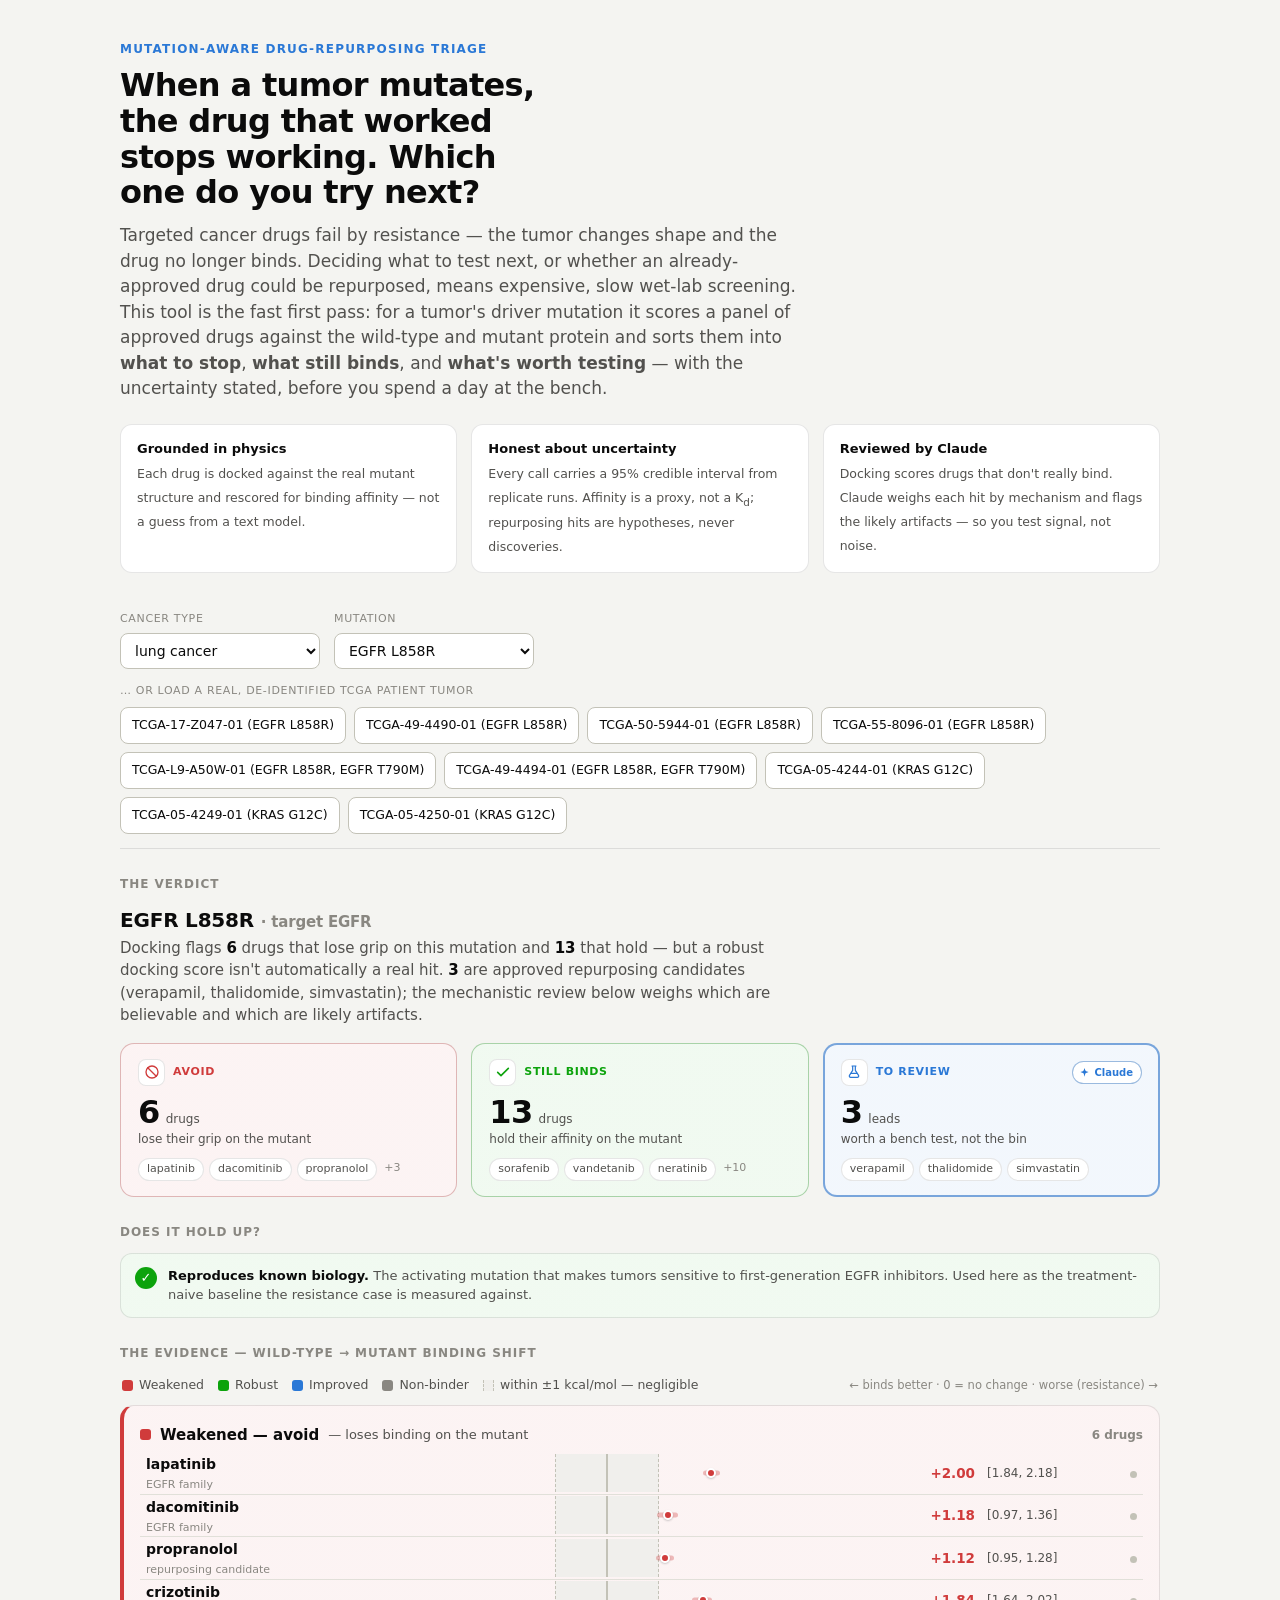
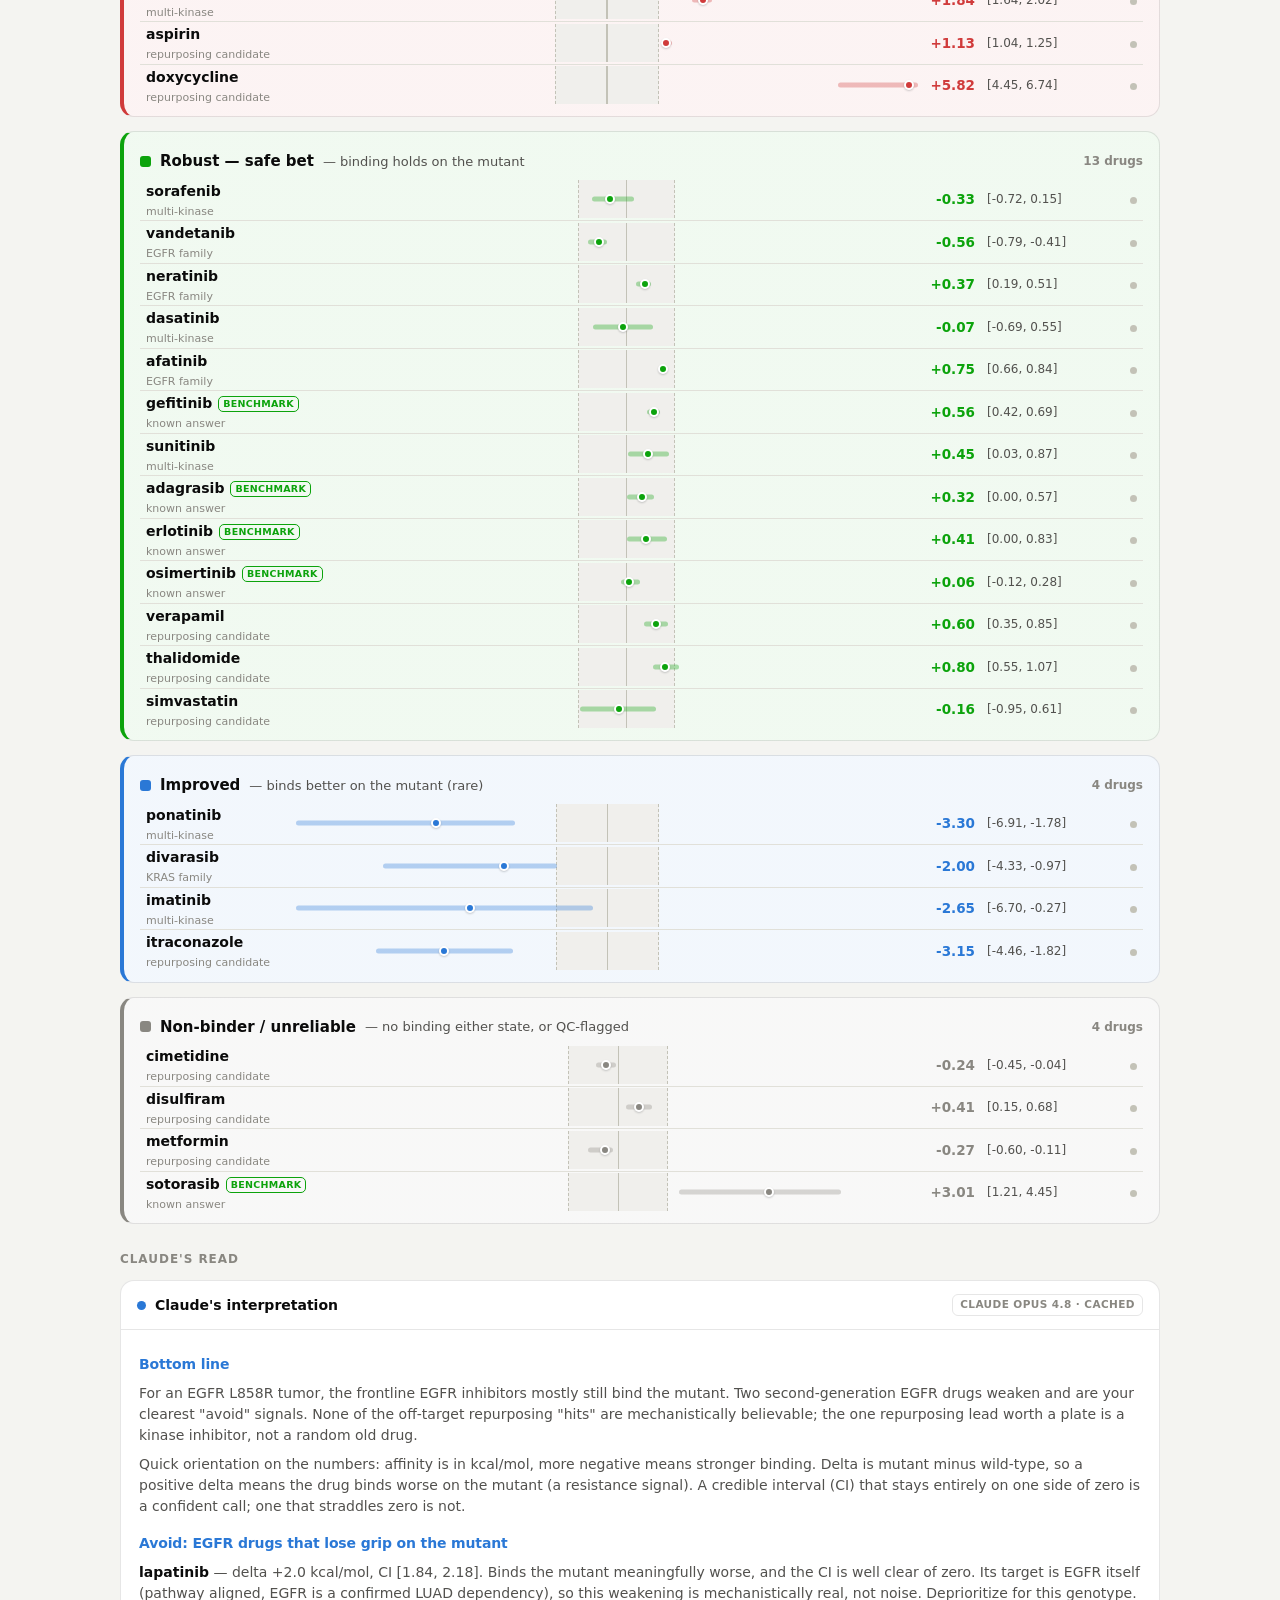
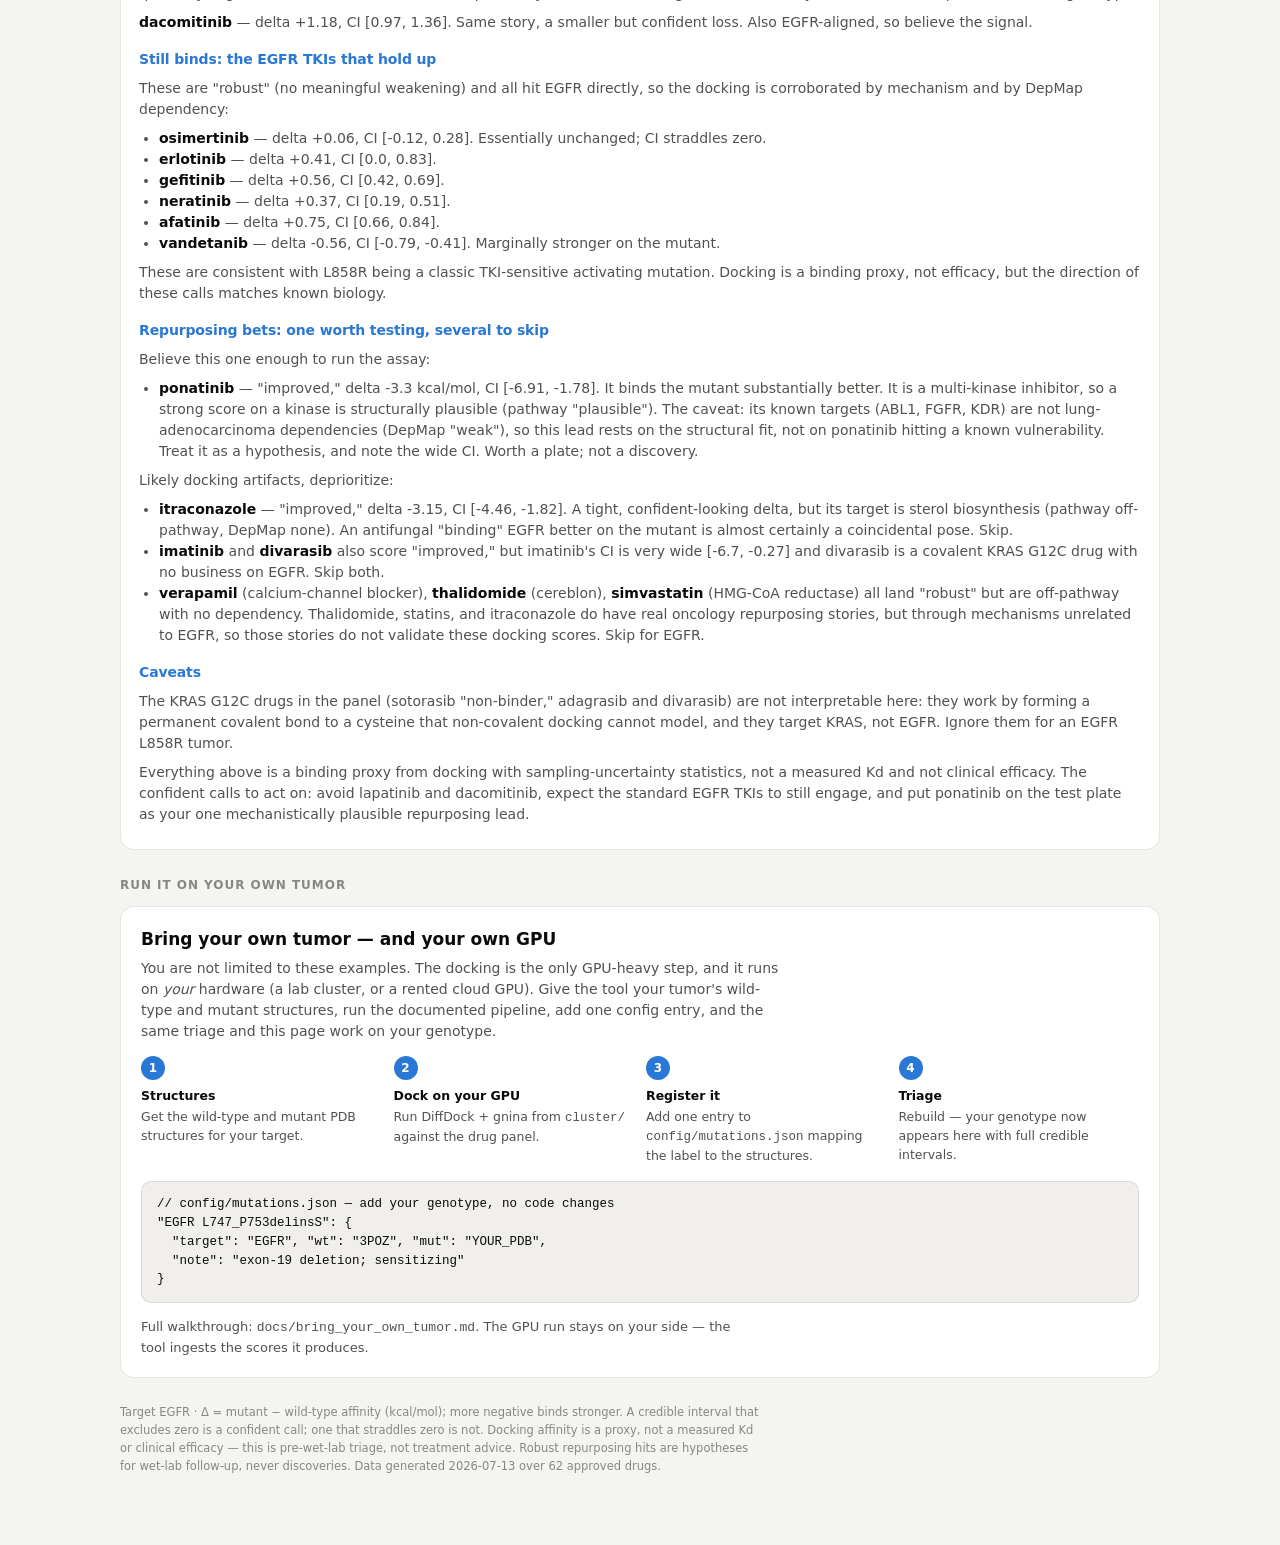
<file: dashboard/triage_dashboard.html>
<!doctype html>
<html lang="en">
<head>
<meta charset="utf-8">
<meta name="viewport" content="width=device-width, initial-scale=1">
<title>Mutation-aware drug-repurposing triage</title>
<style>
  :root{
    --surface:#fcfcfb; --plane:#f4f4f1; --card:#fff; --ink:#0b0b0b; --ink2:#52514e; --muted:#898781;
    --grid:#e1e0d9; --axis:#c3c2b7; --border:rgba(11,11,11,0.10); --accent:#2a78d6;
    --c-weakened:#d03b3b; --c-robust:#0ca30c; --c-improved:#2a78d6; --c-nonbinder:#898781;
    --chip:#f0efec; --tint-w:rgba(208,59,59,.06); --tint-r:rgba(12,163,12,.06);
    --tint-i:rgba(42,120,214,.06); --tint-n:rgba(137,135,129,.06);
  }
  @media (prefers-color-scheme:dark){
    :root{
      --surface:#1a1a19; --plane:#0d0d0d; --card:#1f1f1d; --ink:#fff; --ink2:#c3c2b7; --muted:#8f8d86;
      --grid:#2c2c2a; --axis:#3a3a37; --border:rgba(255,255,255,0.10); --accent:#3987e5;
      --c-weakened:#e66767; --c-robust:#12b312; --c-improved:#3987e5; --c-nonbinder:#8f8d86;
      --chip:#26261f; --tint-w:rgba(230,103,103,.09); --tint-r:rgba(18,179,18,.08);
      --tint-i:rgba(57,135,229,.09); --tint-n:rgba(143,141,134,.08);
    }
  }
  :root[data-theme=light]{
    --surface:#fcfcfb; --plane:#f4f4f1; --card:#fff; --ink:#0b0b0b; --ink2:#52514e; --grid:#e1e0d9;
    --axis:#c3c2b7; --border:rgba(11,11,11,0.10); --accent:#2a78d6;
    --c-weakened:#d03b3b; --c-improved:#2a78d6; --c-nonbinder:#898781; --chip:#f0efec;
    --tint-w:rgba(208,59,59,.06); --tint-r:rgba(12,163,12,.06); --tint-i:rgba(42,120,214,.06); --tint-n:rgba(137,135,129,.06);
  }
  :root[data-theme=dark]{
    --surface:#1a1a19; --plane:#0d0d0d; --card:#1f1f1d; --ink:#fff; --ink2:#c3c2b7; --grid:#2c2c2a;
    --axis:#3a3a37; --border:rgba(255,255,255,0.10); --accent:#3987e5;
    --c-weakened:#e66767; --c-robust:#12b312; --c-improved:#3987e5; --c-nonbinder:#8f8d86; --chip:#26261f;
    --tint-w:rgba(230,103,103,.09); --tint-r:rgba(18,179,18,.08); --tint-i:rgba(57,135,229,.09); --tint-n:rgba(143,141,134,.08);
  }
  :root{--amber:#c98a12; --amber-tint:rgba(201,138,18,.12)}
  @media (prefers-color-scheme:dark){:root{--amber:#e0a531; --amber-tint:rgba(224,165,49,.15)}}
  :root[data-theme=light]{--amber:#c98a12; --amber-tint:rgba(201,138,18,.12)}
  :root[data-theme=dark]{--amber:#e0a531; --amber-tint:rgba(224,165,49,.15)}
  *{box-sizing:border-box}
  body{margin:0;background:var(--plane);color:var(--ink);
    font-family:system-ui,-apple-system,"Segoe UI",sans-serif;line-height:1.5;
    -webkit-font-smoothing:antialiased}
  .wrap{max-width:1080px;margin:0 auto;padding:0 20px 72px}
  a{color:var(--accent)}

  /* hero */
  .hero{padding:40px 0 20px}
  .eyebrow{font-size:12px;font-weight:700;letter-spacing:.10em;text-transform:uppercase;color:var(--accent);margin:0 0 10px}
  h1{font-size:32px;line-height:1.12;letter-spacing:-0.02em;margin:0 0 12px;max-width:20ch}
  .lede{font-size:17px;color:var(--ink2);margin:0 0 18px;max-width:64ch}
  .why{display:grid;grid-template-columns:repeat(3,1fr);gap:14px;margin:22px 0 4px}
  .why .c{background:var(--card);border:1px solid var(--border);border-radius:12px;padding:14px 16px}
  .why .c b{display:block;font-size:13px;margin-bottom:3px}
  .why .c span{font-size:12.5px;color:var(--ink2)}

  /* controls */
  .controls{position:sticky;top:0;z-index:10;background:var(--plane);
    display:flex;flex-wrap:wrap;gap:14px;align-items:flex-end;padding:14px 0;border-bottom:1px solid var(--border)}
  .ctl{display:flex;flex-direction:column;gap:5px}
  .ctl label{font-size:11px;text-transform:uppercase;letter-spacing:.06em;color:var(--muted)}
  select{font:inherit;font-size:14px;padding:8px 10px;border-radius:8px;border:1px solid var(--axis);
    background:var(--card);color:var(--ink);min-width:200px}
  .tcga{display:flex;flex-wrap:wrap;gap:8px;align-items:center;margin-left:auto}
  .tcga .lbl{font-size:11px;text-transform:uppercase;letter-spacing:.06em;color:var(--muted);width:100%}
  .tumor-btn{font:inherit;font-size:12.5px;padding:8px 11px;border-radius:8px;cursor:pointer;
    border:1px solid var(--axis);background:var(--card);color:var(--ink)}
  .tumor-btn:hover{border-color:var(--accent)}
  .tumor-btn.active{border-color:var(--accent);box-shadow:0 0 0 1px var(--accent);color:var(--accent)}

  section{margin-top:26px}
  .sec-h{font-size:12px;font-weight:700;letter-spacing:.08em;text-transform:uppercase;color:var(--muted);margin:0 0 12px}

  /* verdict */
  .genotype{font-size:20px;font-weight:700;letter-spacing:-0.01em;margin:0 0 2px}
  .genotype .tgt{color:var(--muted);font-weight:600;font-size:15px}
  .verdict-line{font-size:15px;color:var(--ink2);margin:0 0 16px;max-width:74ch}
  .verdict-line b{color:var(--ink)}
  .tiles{display:grid;grid-template-columns:repeat(3,1fr);gap:14px}
  .tile{background:var(--card);border:1px solid var(--border);border-radius:14px;padding:15px 17px;position:relative;
    display:block;width:100%;text-align:left;font:inherit;cursor:pointer;transition:border-color .14s,box-shadow .14s}
  .tile:hover{box-shadow:0 6px 20px rgba(0,0,0,.10)}
  .tile.w{background:linear-gradient(var(--tint-w),var(--tint-w)),var(--card);border-color:color-mix(in srgb,var(--c-weakened) 24%,var(--border))}
  .tile.r{background:linear-gradient(var(--tint-r),var(--tint-r)),var(--card);border-color:color-mix(in srgb,var(--c-robust) 24%,var(--border))}
  .tile.h{background:linear-gradient(var(--tint-i),var(--tint-i)),var(--card);border:2px solid color-mix(in srgb,var(--accent) 55%,var(--border));padding:14px 16px}
  .tile.w:hover{border-color:color-mix(in srgb,var(--c-weakened) 50%,var(--border))}
  .tile.r:hover{border-color:color-mix(in srgb,var(--c-robust) 50%,var(--border))}
  .tile.h:hover{border-color:var(--accent)}
  .tile .th{display:flex;align-items:center;gap:8px;margin-bottom:10px}
  .tile .tic{flex:none;width:27px;height:27px;border-radius:8px;display:grid;place-items:center;background:var(--card);border:1px solid var(--border)}
  .tile .tic svg{width:16px;height:16px}
  .tile.w .tic{color:var(--c-weakened)} .tile.r .tic{color:var(--c-robust)} .tile.h .tic{color:var(--accent)}
  .tile .k{font-size:11px;font-weight:700;text-transform:uppercase;letter-spacing:.06em}
  .tile.w .k{color:var(--c-weakened)} .tile.r .k{color:var(--c-robust)} .tile.h .k{color:var(--accent)}
  .tile .hbadge{margin-left:auto;display:inline-flex;align-items:center;gap:4px;font-size:10px;font-weight:700;
    color:var(--accent);background:var(--card);border:1px solid color-mix(in srgb,var(--accent) 40%,var(--border));border-radius:20px;padding:3px 8px 3px 6px}
  .tile .hbadge svg{width:11px;height:11px}
  .tile .tn{display:flex;align-items:baseline;gap:6px}
  .tile .n{font-size:32px;font-weight:750;letter-spacing:-0.02em;line-height:1;font-variant-numeric:tabular-nums;color:var(--ink)}
  .tile .unit{font-size:12px;color:var(--ink2)}
  .tile .tsub{font-size:12px;color:var(--ink2);margin:3px 0 11px;line-height:1.4}
  .tile .tchips{display:flex;flex-wrap:wrap;gap:5px}
  .tile .tchip{font-size:11px;padding:2px 8px;border-radius:20px;border:1px solid var(--border);background:var(--card);color:var(--ink2);white-space:nowrap}
  .tile .tchip.more{border:none;background:none;color:var(--muted);padding:2px 2px}
  .tile .tchip-none{font-size:12px;color:var(--muted)}

  /* badges */
  .badges{display:flex;flex-direction:column;gap:10px}
  .badge{display:flex;gap:11px;align-items:flex-start;background:var(--card);border:1px solid var(--border);
    border-radius:12px;padding:12px 14px;font-size:13px}
  .badge .ic{flex:none;width:22px;height:22px;border-radius:50%;display:grid;place-items:center;
    font-size:13px;font-weight:800;color:#fff;margin-top:1px}
  .badge.valid .ic{background:var(--c-robust)} .badge.real .ic{background:var(--accent)}
  .badge.caveat .ic{background:var(--c-nonbinder)}
  .badge.valid{background:linear-gradient(var(--tint-r),var(--tint-r)),var(--card)}
  .badge.real{background:linear-gradient(var(--tint-i),var(--tint-i)),var(--card)}
  .badge.caveat{background:color-mix(in srgb,var(--c-nonbinder) 8%,var(--card))}
  .badge b{color:var(--ink)}
  .badge .bt{color:var(--ink2)}

  /* chart */
  .axis-ends{display:flex;justify-content:space-between;font-size:11.5px;color:var(--muted);padding:0 2px 6px}
  .legend{display:flex;flex-wrap:wrap;align-items:center;gap:14px;font-size:12.5px;color:var(--ink2);padding:2px 2px 10px}
  .legend .it{display:flex;align-items:center;gap:6px}
  .sw{width:11px;height:11px;border-radius:3px;display:inline-block}
  .sw.sw-band{background:var(--chip);border-left:1px dashed var(--axis);border-right:1px dashed var(--axis);border-radius:0}
  .ev-axis{margin-left:auto;color:var(--muted);font-size:11.5px;font-variant-numeric:tabular-nums}
  .axkey{color:var(--muted)}
  .bucket{background:var(--card);border:1px solid var(--border);border-radius:14px;padding:6px 16px 10px;margin-bottom:14px;border-left-width:4px;border-left-style:solid}
  .bucket.b-weakened{border-left-color:var(--c-weakened);background:linear-gradient(var(--tint-w),var(--tint-w)),var(--card)}
  .bucket.b-robust{border-left-color:var(--c-robust);background:linear-gradient(var(--tint-r),var(--tint-r)),var(--card)}
  .bucket.b-improved{border-left-color:var(--c-improved);background:linear-gradient(var(--tint-i),var(--tint-i)),var(--card)}
  .bucket.b-non-binder{border-left-color:var(--c-nonbinder);background:linear-gradient(var(--tint-n),var(--tint-n)),var(--card)}
  .bhead{display:flex;align-items:center;gap:9px;font-size:15px;font-weight:700;padding:12px 0 6px}
  .bhead .desc{font-weight:400;color:var(--ink2);font-size:13px}
  .bhead .ct{margin-left:auto;color:var(--muted);font-size:12px;font-weight:600}
  table.rows{width:100%;border-collapse:collapse}
  .rows td{padding:0 6px;border-top:1px solid var(--grid);vertical-align:middle}
  .rows tr:first-child td{border-top:none}
  .bucket.flash{animation:bflash 1.2s ease-out}
  @keyframes bflash{0%,100%{box-shadow:none}22%{box-shadow:0 0 0 3px color-mix(in srgb,var(--accent) 30%,transparent)}}
  .dname{font-weight:650;font-size:14px;white-space:nowrap}
  .bench{display:inline-block;font-size:9.5px;font-weight:800;letter-spacing:.03em;text-transform:uppercase;
    color:var(--c-robust);border:1px solid var(--c-robust);border-radius:5px;padding:0 4px;margin-left:6px;vertical-align:1px}
  .cat{display:block;color:var(--muted);font-size:11px;font-weight:400;margin-top:1px}
  .track{position:relative;height:38px;min-width:190px}
  .band{position:absolute;top:0;bottom:0;background:var(--chip);border-left:1px dashed var(--axis);border-right:1px dashed var(--axis)}
  .zero{position:absolute;top:0;bottom:0;width:1.5px;margin-left:-.75px;background:var(--axis)}
  .ci{position:absolute;top:50%;height:5px;border-radius:3px;opacity:.32;transform:translateY(-50%)}
  .dot{position:absolute;top:50%;width:10px;height:10px;border-radius:50%;margin-left:-5px;transform:translateY(-50%);
    border:2px solid var(--card);box-shadow:0 1px 2px rgba(15,21,25,.2);z-index:2}
  .chev{position:absolute;top:50%;transform:translateY(-50%);font-size:17px;line-height:1;font-weight:800;z-index:2}
  .num{font-variant-numeric:tabular-nums;text-align:right;white-space:nowrap;font-size:13.5px;font-weight:600}
  .ci-txt{font-variant-numeric:tabular-nums;color:var(--ink2);font-size:12px;white-space:nowrap}
  .conf-cell{width:64px;text-align:right;white-space:nowrap}
  .conf-ok{display:inline-block;width:7px;height:7px;border-radius:50%;background:var(--axis)}
  .conf-flag{display:inline-flex;align-items:center;gap:3px;font-size:9.5px;font-weight:700;text-transform:uppercase;
    letter-spacing:.04em;color:var(--amber);background:var(--amber-tint);border-radius:20px;padding:2px 7px 2px 5px}
  .conf-flag svg{width:11px;height:11px}
  .conf-flag.low{color:var(--c-weakened);background:color-mix(in srgb,var(--c-weakened) 12%,transparent)}

  /* claude */
  .claude{background:var(--card);border:1px solid var(--border);border-radius:14px;overflow:hidden}
  .claude .ch{display:flex;align-items:center;gap:9px;padding:13px 16px;border-bottom:1px solid var(--border)}
  .claude .ch .dot2{width:9px;height:9px;border-radius:50%;background:var(--accent)}
  .claude .ch b{font-size:14px}
  .claude .ch .tag{margin-left:auto;font-size:10.5px;font-weight:700;text-transform:uppercase;letter-spacing:.04em;
    color:var(--muted);border:1px solid var(--border);border-radius:6px;padding:2px 7px}
  .claude .body{padding:8px 18px 16px;font-size:14px;color:var(--ink2)}
  .claude .body h4{color:var(--accent);font-size:14px;font-weight:650;letter-spacing:-0.01em;margin:16px 0 5px}
  .claude .body strong{color:var(--ink)}
  .claude .body ul{margin:6px 0;padding-left:20px}
  .claude .empty{padding:20px 18px;color:var(--muted);font-size:13.5px}
  .claude .empty code{background:var(--chip);padding:2px 6px;border-radius:5px;font-size:12.5px;color:var(--ink)}

  /* byo */
  .byo{background:var(--card);border:1px solid var(--border);border-radius:14px;padding:20px}
  .byo h3{margin:0 0 6px;font-size:17px}
  .byo p{color:var(--ink2);font-size:14px;margin:0 0 14px;max-width:72ch}
  .steps{display:grid;grid-template-columns:repeat(4,1fr);gap:12px;margin-bottom:16px}
  .step{font-size:12.5px}
  .step .sn{display:grid;place-items:center;width:24px;height:24px;border-radius:50%;background:var(--accent);
    color:#fff;font-weight:800;font-size:12px;margin-bottom:7px}
  .step b{display:block;margin-bottom:2px}
  .step span{color:var(--ink2)}
  pre{background:var(--chip);border:1px solid var(--border);border-radius:10px;padding:13px 15px;overflow-x:auto;
    font-size:12.5px;line-height:1.5;margin:0}
  code{font-family:ui-monospace,SFMono-Regular,Menlo,monospace}

  .foot{margin-top:26px;color:var(--muted);font-size:11.5px;max-width:88ch;line-height:1.55}
  .tip{position:fixed;pointer-events:none;z-index:30;background:var(--ink);color:var(--surface);
    font-size:12px;padding:8px 10px;border-radius:8px;max-width:300px;opacity:0;transition:opacity .08s;
    box-shadow:0 6px 20px rgba(0,0,0,.28);line-height:1.4}
  @media (max-width:720px){
    .why,.tiles,.steps{grid-template-columns:1fr} h1{font-size:26px} .tcga{margin-left:0}
    .cat{display:inline;margin-left:6px} .ci-txt{display:none}
  }
</style>
</head>
<body>
<div class="wrap">

  <div class="hero">
    <p class="eyebrow">Mutation-aware drug-repurposing triage</p>
    <h1>When a tumor mutates, the drug that worked stops working. Which one do you try next?</h1>
    <p class="lede">Targeted cancer drugs fail by resistance — the tumor changes shape and the drug no
      longer binds. Deciding what to test next, or whether an already-approved drug could be
      repurposed, means expensive, slow wet-lab screening. This tool is the fast first pass: for a
      tumor's driver mutation it scores a panel of approved drugs against the wild-type and mutant
      protein and sorts them into <b>what to stop</b>, <b>what still binds</b>, and <b>what's worth
      testing</b> — with the uncertainty stated, before you spend a day at the bench.</p>
    <div class="why">
      <div class="c"><b>Grounded in physics</b><span>Each drug is docked against the real mutant
        structure and rescored for binding affinity — not a guess from a text model.</span></div>
      <div class="c"><b>Honest about uncertainty</b><span>Every call carries a 95% credible interval
        from replicate runs. Affinity is a proxy, not a K<sub>d</sub>; repurposing hits are
        hypotheses, never discoveries.</span></div>
      <div class="c"><b>Reviewed by Claude</b><span>Docking scores drugs that don't really bind. Claude
        weighs each hit by mechanism and flags the likely artifacts — so you test signal, not noise.</span></div>
    </div>
  </div>

  <div class="controls">
    <div class="ctl"><label for="cancer">Cancer type</label><select id="cancer"></select></div>
    <div class="ctl"><label for="mutation">Mutation</label><select id="mutation"></select></div>
    <div class="tcga" id="tcga"><span class="lbl">&hellip; or load a real, de-identified TCGA patient tumor</span></div>
  </div>

  <section id="verdictSec">
    <p class="sec-h">The verdict</p>
    <div class="genotype" id="genotype"></div>
    <p class="verdict-line" id="verdictLine"></p>
    <div class="tiles" id="tiles"></div>
  </section>

  <section id="badgeSec">
    <p class="sec-h">Does it hold up?</p>
    <div class="badges" id="badges"></div>
  </section>

  <section>
    <p class="sec-h">The evidence &mdash; wild-type &rarr; mutant binding shift</p>
    <div class="legend">
      <span class="it"><span class="sw" style="background:var(--c-weakened)"></span>Weakened</span>
      <span class="it"><span class="sw" style="background:var(--c-robust)"></span>Robust</span>
      <span class="it"><span class="sw" style="background:var(--c-improved)"></span>Improved</span>
      <span class="it"><span class="sw" style="background:var(--c-nonbinder)"></span>Non-binder</span>
      <span class="it"><span class="sw sw-band"></span>within &plusmn;1 kcal/mol &mdash; negligible</span>
      <span class="ev-axis">&larr; binds better&nbsp;&middot;&nbsp;0 = no change&nbsp;&middot;&nbsp;worse (resistance) &rarr;</span>
    </div>
    <div id="chart"></div>
  </section>

  <section id="claudeSec">
    <p class="sec-h">Claude's read</p>
    <div class="claude" id="claude"></div>
  </section>

  <section>
    <p class="sec-h">Run it on your own tumor</p>
    <div class="byo">
      <h3>Bring your own tumor &mdash; and your own GPU</h3>
      <p>You are not limited to these examples. The docking is the only GPU-heavy step, and it runs on
        <i>your</i> hardware (a lab cluster, or a rented cloud GPU). Give the tool your tumor's
        wild-type and mutant structures, run the documented pipeline, add one config entry, and the
        same triage and this page work on your genotype.</p>
      <div class="steps">
        <div class="step"><div class="sn">1</div><b>Structures</b><span>Get the wild-type and mutant PDB structures for your target.</span></div>
        <div class="step"><div class="sn">2</div><b>Dock on your GPU</b><span>Run DiffDock + gnina from <code>cluster/</code> against the drug panel.</span></div>
        <div class="step"><div class="sn">3</div><b>Register it</b><span>Add one entry to <code>config/mutations.json</code> mapping the label to the structures.</span></div>
        <div class="step"><div class="sn">4</div><b>Triage</b><span>Rebuild — your genotype now appears here with full credible intervals.</span></div>
      </div>
<pre><code>// config/mutations.json — add your genotype, no code changes
"EGFR L747_P753delinsS": {
  "target": "EGFR", "wt": "3POZ", "mut": "YOUR_PDB",
  "note": "exon-19 deletion; sensitizing"
}</code></pre>
      <p style="margin:14px 0 0;font-size:13px">Full walkthrough: <code>docs/bring_your_own_tumor.md</code>. The GPU run stays on your side — the tool ingests the scores it produces.</p>
    </div>
  </section>

  <div class="foot" id="foot"></div>
</div>
<div class="tip" id="tip"></div>

<script>
const DATA = {"generated": "2026-07-13", "thresholds": {"bind_kcal": -6.0, "delta_meaningful": 1.0}, "domain": [-6.0, 6.0], "cancer_types": {"lung cancer": ["EGFR L858R", "EGFR T790M", "EGFR L858R+T790M", "KRAS G12C", "EGFR C797S"], "colorectal cancer": ["KRAS G12C"]}, "mutations": {"EGFR L858R": {"mutation": "EGFR L858R", "target": "EGFR", "note": null, "drugs": [{"drug": "ponatinib", "category": "multi_kinase", "bucket": "improved", "confidence": "high", "reason": "binds meaningfully and significantly better on the mutant", "affinity_wt": -7.21, "affinity_mut": -10.5, "delta": -3.3, "ci95": [-6.91, -1.78], "evidence": {"targets": ["ABL1", "FGFR1", "KDR", "PDGFRA"], "targets_display": ["ABL1", "FGFR1", "KDR", "PDGFRA"], "target_class": "pan-BCR-ABL multi-kinase inhibitor", "pathway": {"status": "plausible", "detail": "targets ABL1, FGFR1, KDR in the same RTK-RAS-MAPK kinase class as EGFR, not EGFR itself"}, "depmap": {"status": "weak", "gene_effect": -0.04, "detail": "targets ABL1, FGFR1, KDR \u2014 oncogenic kinases, but not lung-adenocarcinoma dependencies; the lead rests on the structural fit, not a known vulnerability"}}}, {"drug": "sorafenib", "category": "multi_kinase", "bucket": "robust", "confidence": "high", "reason": "binds the mutant with no meaningful weakening vs wild-type", "affinity_wt": -9.44, "affinity_mut": -9.77, "delta": -0.33, "ci95": [-0.72, 0.15], "evidence": {"targets": ["BRAF", "RAF1", "KDR", "KIT", "PDGFRB"], "targets_display": ["BRAF", "RAF1", "KDR", "KIT", "PDGFRB"], "target_class": "multi-kinase / RAF inhibitor", "pathway": {"status": "plausible", "detail": "targets BRAF, RAF1, KDR in the same RTK-RAS-MAPK kinase class as EGFR, not EGFR itself"}, "depmap": {"status": "weak", "gene_effect": -0.3, "detail": "dependency in BRAF-mutant tumors"}}}, {"drug": "lapatinib", "category": "egfr_family", "bucket": "weakened", "confidence": "high", "reason": "significantly and meaningfully weaker on the mutant, though still above threshold", "affinity_wt": -10.7, "affinity_mut": -8.7, "delta": 2.0, "ci95": [1.84, 2.18], "evidence": {"targets": ["EGFR", "ERBB2"], "targets_display": ["EGFR", "ERBB2"], "target_class": "dual EGFR/HER2 inhibitor", "pathway": {"status": "aligned", "detail": "the drug's own target is EGFR, the tumor's driver"}, "depmap": {"status": "dependency", "gene_effect": -0.85, "detail": "EGFR is a selective lung-adenocarcinoma dependency (EGFR-mutant / amplified LUAD); this drug engages it"}}}, {"drug": "vandetanib", "category": "egfr_family", "bucket": "robust", "confidence": "high", "reason": "binds the mutant with no meaningful weakening vs wild-type", "affinity_wt": -7.92, "affinity_mut": -8.48, "delta": -0.56, "ci95": [-0.79, -0.41], "evidence": {"targets": ["EGFR", "KDR", "RET"], "targets_display": ["EGFR", "KDR", "RET"], "target_class": "EGFR/VEGFR2/RET inhibitor", "pathway": {"status": "aligned", "detail": "the drug's own target is EGFR, the tumor's driver"}, "depmap": {"status": "dependency", "gene_effect": -0.85, "detail": "EGFR is a selective lung-adenocarcinoma dependency (EGFR-mutant / amplified LUAD); this drug engages it"}}}, {"drug": "divarasib", "category": "kras_family", "bucket": "improved", "confidence": "high", "reason": "binds meaningfully and significantly better on the mutant", "affinity_wt": -6.41, "affinity_mut": -8.41, "delta": -2.0, "ci95": [-4.33, -0.97], "evidence": {"targets": ["KRAS"], "targets_display": ["KRAS"], "target_class": "covalent KRAS G12C inhibitor", "pathway": {"status": "plausible", "detail": "targets KRAS in the same RTK-RAS-MAPK pathway as EGFR, not EGFR itself"}, "depmap": {"status": "weak", "gene_effect": -0.75, "detail": "selective lung-adenocarcinoma dependency in KRAS-mutant tumors"}}}, {"drug": "imatinib", "category": "multi_kinase", "bucket": "improved", "confidence": "high", "reason": "binds meaningfully and significantly better on the mutant", "affinity_wt": -5.67, "affinity_mut": -8.32, "delta": -2.65, "ci95": [-6.7, -0.27], "evidence": {"targets": ["ABL1", "KIT", "PDGFRA", "PDGFRB"], "targets_display": ["ABL1", "KIT", "PDGFRA", "PDGFRB"], "target_class": "BCR-ABL / KIT / PDGFR inhibitor", "pathway": {"status": "plausible", "detail": "targets ABL1, KIT, PDGFRA in the same RTK-RAS-MAPK kinase class as EGFR, not EGFR itself"}, "depmap": {"status": "weak", "gene_effect": -0.03, "detail": "targets ABL1, KIT, PDGFRA \u2014 oncogenic kinases, but not lung-adenocarcinoma dependencies; the lead rests on the structural fit, not a known vulnerability"}}}, {"drug": "neratinib", "category": "egfr_family", "bucket": "robust", "confidence": "high", "reason": "binds the mutant with no meaningful weakening vs wild-type", "affinity_wt": -8.37, "affinity_mut": -8.0, "delta": 0.37, "ci95": [0.19, 0.51], "evidence": {"targets": ["EGFR", "ERBB2"], "targets_display": ["EGFR", "ERBB2"], "target_class": "covalent pan-HER inhibitor", "pathway": {"status": "aligned", "detail": "the drug's own target is EGFR, the tumor's driver"}, "depmap": {"status": "dependency", "gene_effect": -0.85, "detail": "EGFR is a selective lung-adenocarcinoma dependency (EGFR-mutant / amplified LUAD); this drug engages it"}}}, {"drug": "itraconazole", "category": "repurposing_candidate", "bucket": "improved", "confidence": "high", "reason": "binds meaningfully and significantly better on the mutant", "affinity_wt": -4.69, "affinity_mut": -7.84, "delta": -3.15, "ci95": [-4.46, -1.82], "evidence": {"targets": ["CYP51A1", "SMO"], "targets_display": ["CYP51A1", "SMO"], "target_class": "azole antifungal", "pathway": {"status": "off-pathway", "detail": "target pathway is sterol biosynthesis, unrelated to the EGFR driver"}, "depmap": {"status": "none", "gene_effect": 0.01, "detail": "GPCR; not a lung-adenocarcinoma dependency"}}}, {"drug": "dacomitinib", "category": "egfr_family", "bucket": "weakened", "confidence": "high", "reason": "significantly and meaningfully weaker on the mutant, though still above threshold", "affinity_wt": -8.61, "affinity_mut": -7.43, "delta": 1.18, "ci95": [0.97, 1.36], "evidence": {"targets": ["EGFR", "ERBB2"], "targets_display": ["EGFR", "ERBB2"], "target_class": "2nd-gen EGFR inhibitor", "pathway": {"status": "aligned", "detail": "the drug's own target is EGFR, the tumor's driver"}, "depmap": {"status": "dependency", "gene_effect": -0.85, "detail": "EGFR is a selective lung-adenocarcinoma dependency (EGFR-mutant / amplified LUAD); this drug engages it"}}}, {"drug": "dasatinib", "category": "multi_kinase", "bucket": "robust", "confidence": "high", "reason": "binds the mutant with no meaningful weakening vs wild-type", "affinity_wt": -7.27, "affinity_mut": -7.34, "delta": -0.07, "ci95": [-0.69, 0.55], "evidence": {"targets": ["ABL1", "SRC", "KIT"], "targets_display": ["ABL1", "SRC", "KIT"], "target_class": "BCR-ABL / SRC-family inhibitor", "pathway": {"status": "plausible", "detail": "targets ABL1, SRC, KIT in the same RTK-RAS-MAPK kinase class as EGFR, not EGFR itself"}, "depmap": {"status": "weak", "gene_effect": -0.12, "detail": "targets ABL1, SRC, KIT \u2014 oncogenic kinases, but not lung-adenocarcinoma dependencies; the lead rests on the structural fit, not a known vulnerability"}}}, {"drug": "afatinib", "category": "egfr_family", "bucket": "robust", "confidence": "high", "reason": "binds the mutant with no meaningful weakening vs wild-type", "affinity_wt": -8.04, "affinity_mut": -7.29, "delta": 0.75, "ci95": [0.66, 0.84], "evidence": {"targets": ["EGFR", "ERBB2"], "targets_display": ["EGFR", "ERBB2"], "target_class": "covalent pan-HER inhibitor", "pathway": {"status": "aligned", "detail": "the drug's own target is EGFR, the tumor's driver"}, "depmap": {"status": "dependency", "gene_effect": -0.85, "detail": "EGFR is a selective lung-adenocarcinoma dependency (EGFR-mutant / amplified LUAD); this drug engages it"}}}, {"drug": "gefitinib", "category": "known_answer", "bucket": "robust", "confidence": "high", "reason": "binds the mutant with no meaningful weakening vs wild-type", "affinity_wt": -7.73, "affinity_mut": -7.18, "delta": 0.56, "ci95": [0.42, 0.69], "evidence": {"targets": ["EGFR"], "targets_display": ["EGFR"], "target_class": "EGFR tyrosine-kinase inhibitor", "pathway": {"status": "aligned", "detail": "the drug's own target is EGFR, the tumor's driver"}, "depmap": {"status": "dependency", "gene_effect": -0.85, "detail": "EGFR is a selective lung-adenocarcinoma dependency (EGFR-mutant / amplified LUAD); this drug engages it"}}}, {"drug": "sunitinib", "category": "multi_kinase", "bucket": "robust", "confidence": "high", "reason": "binds the mutant with no meaningful weakening vs wild-type", "affinity_wt": -7.56, "affinity_mut": -7.1, "delta": 0.45, "ci95": [0.03, 0.87], "evidence": {"targets": ["KIT", "PDGFRA", "KDR", "FLT3"], "targets_display": ["KIT", "PDGFRA", "KDR", "FLT3"], "target_class": "multi-target RTK inhibitor", "pathway": {"status": "plausible", "detail": "targets KIT, PDGFRA, KDR in the same RTK-RAS-MAPK kinase class as EGFR, not EGFR itself"}, "depmap": {"status": "weak", "gene_effect": -0.04, "detail": "targets KIT, PDGFRA, KDR \u2014 oncogenic kinases, but not lung-adenocarcinoma dependencies; the lead rests on the structural fit, not a known vulnerability"}}}, {"drug": "adagrasib", "category": "known_answer", "bucket": "robust", "confidence": "high", "reason": "binds the mutant with no meaningful weakening vs wild-type", "affinity_wt": -7.15, "affinity_mut": -6.83, "delta": 0.32, "ci95": [0.0, 0.57], "evidence": {"targets": ["KRAS"], "targets_display": ["KRAS"], "target_class": "covalent KRAS G12C inhibitor", "pathway": {"status": "plausible", "detail": "targets KRAS in the same RTK-RAS-MAPK pathway as EGFR, not EGFR itself"}, "depmap": {"status": "weak", "gene_effect": -0.75, "detail": "selective lung-adenocarcinoma dependency in KRAS-mutant tumors"}}}, {"drug": "erlotinib", "category": "known_answer", "bucket": "robust", "confidence": "high", "reason": "binds the mutant with no meaningful weakening vs wild-type", "affinity_wt": -7.09, "affinity_mut": -6.68, "delta": 0.41, "ci95": [0.0, 0.83], "evidence": {"targets": ["EGFR"], "targets_display": ["EGFR"], "target_class": "EGFR tyrosine-kinase inhibitor", "pathway": {"status": "aligned", "detail": "the drug's own target is EGFR, the tumor's driver"}, "depmap": {"status": "dependency", "gene_effect": -0.85, "detail": "EGFR is a selective lung-adenocarcinoma dependency (EGFR-mutant / amplified LUAD); this drug engages it"}}}, {"drug": "osimertinib", "category": "known_answer", "bucket": "robust", "confidence": "high", "reason": "binds the mutant with no meaningful weakening vs wild-type", "affinity_wt": -6.67, "affinity_mut": -6.61, "delta": 0.06, "ci95": [-0.12, 0.28], "evidence": {"targets": ["EGFR"], "targets_display": ["EGFR"], "target_class": "3rd-gen covalent EGFR inhibitor", "pathway": {"status": "aligned", "detail": "the drug's own target is EGFR, the tumor's driver"}, "depmap": {"status": "dependency", "gene_effect": -0.85, "detail": "EGFR is a selective lung-adenocarcinoma dependency (EGFR-mutant / amplified LUAD); this drug engages it"}}}, {"drug": "verapamil", "category": "repurposing_candidate", "bucket": "robust", "confidence": "high", "reason": "binds the mutant with no meaningful weakening vs wild-type", "affinity_wt": -7.2, "affinity_mut": -6.6, "delta": 0.6, "ci95": [0.35, 0.85], "evidence": {"targets": ["CACNA1C"], "targets_display": ["CACNA1C"], "target_class": "calcium-channel blocker", "pathway": {"status": "off-pathway", "detail": "target pathway is voltage-gated calcium channel, unrelated to the EGFR driver"}, "depmap": {"status": "none", "gene_effect": 0.02, "detail": "ion channel; not a cancer dependency"}}}, {"drug": "propranolol", "category": "repurposing_candidate", "bucket": "weakened", "confidence": "high", "reason": "significantly and meaningfully weaker on the mutant, though still above threshold", "affinity_wt": -7.65, "affinity_mut": -6.53, "delta": 1.12, "ci95": [0.95, 1.28], "evidence": {"targets": ["ADRB1", "ADRB2"], "targets_display": ["ADRB1", "ADRB2"], "target_class": "beta-blocker", "pathway": {"status": "off-pathway", "detail": "target pathway is adrenergic receptor signaling (GPCR), unrelated to the EGFR driver"}, "depmap": {"status": "none", "gene_effect": 0.01, "detail": "GPCR; not a cancer dependency"}}}, {"drug": "crizotinib", "category": "multi_kinase", "bucket": "weakened", "confidence": "high", "reason": "significantly and meaningfully weaker on the mutant, though still above threshold", "affinity_wt": -8.37, "affinity_mut": -6.52, "delta": 1.84, "ci95": [1.64, 2.02], "evidence": {"targets": ["ALK", "ROS1", "MET"], "targets_display": ["ALK", "ROS1", "MET"], "target_class": "ALK / ROS1 / MET inhibitor", "pathway": {"status": "plausible", "detail": "targets ALK, ROS1, MET in the same RTK-RAS-MAPK kinase class as EGFR, not EGFR itself"}, "depmap": {"status": "weak", "gene_effect": -0.22, "detail": "dependency only in ROS1-fusion tumors"}}}, {"drug": "thalidomide", "category": "repurposing_candidate", "bucket": "robust", "confidence": "high", "reason": "binds the mutant with no meaningful weakening vs wild-type", "affinity_wt": -7.21, "affinity_mut": -6.41, "delta": 0.8, "ci95": [0.55, 1.07], "evidence": {"targets": ["CRBN"], "targets_display": ["CRBN"], "target_class": "cereblon modulator", "pathway": {"status": "off-pathway", "detail": "target pathway is protein degradation (E3 ligase), unrelated to the EGFR driver"}, "depmap": {"status": "none", "gene_effect": -0.08, "detail": "cereblon; molecular-glue substrate receptor, not a LUAD dependency"}}}, {"drug": "simvastatin", "category": "repurposing_candidate", "bucket": "robust", "confidence": "high", "reason": "binds the mutant with no meaningful weakening vs wild-type", "affinity_wt": -6.14, "affinity_mut": -6.3, "delta": -0.16, "ci95": [-0.95, 0.61], "evidence": {"targets": ["HMGCR"], "targets_display": ["HMGCR"], "target_class": "statin (HMG-CoA reductase)", "pathway": {"status": "off-pathway", "detail": "target pathway is mevalonate / cholesterol biosynthesis, unrelated to the EGFR driver"}, "depmap": {"status": "none", "gene_effect": -0.8, "detail": "broadly essential housekeeping enzyme, not a cancer-selective dependency"}}}, {"drug": "cimetidine", "category": "repurposing_candidate", "bucket": "non-binder", "confidence": "high", "reason": "does not bind either the wild-type or the mutant", "affinity_wt": -5.25, "affinity_mut": -5.49, "delta": -0.24, "ci95": [-0.45, -0.04], "evidence": {"targets": ["HRH2"], "targets_display": ["HRH2"], "target_class": "H2 antihistamine", "pathway": {"status": "off-pathway", "detail": "target pathway is histamine receptor signaling (GPCR), unrelated to the EGFR driver"}, "depmap": {"status": "none", "gene_effect": 0.02, "detail": "GPCR; not a cancer dependency"}}}, {"drug": "aspirin", "category": "repurposing_candidate", "bucket": "weakened", "confidence": "high", "reason": "binds the wild-type but drops below the binding threshold on the mutant", "affinity_wt": -6.25, "affinity_mut": -5.12, "delta": 1.13, "ci95": [1.04, 1.25], "evidence": {"targets": ["PTGS1", "PTGS2"], "targets_display": ["PTGS1", "PTGS2"], "target_class": "NSAID (COX inhibitor)", "pathway": {"status": "off-pathway", "detail": "target pathway is prostaglandin / COX, unrelated to the EGFR driver"}, "depmap": {"status": "none", "gene_effect": 0.02, "detail": "COX-2; not a selective cancer dependency"}}}, {"drug": "disulfiram", "category": "repurposing_candidate", "bucket": "non-binder", "confidence": "high", "reason": "does not bind either the wild-type or the mutant", "affinity_wt": -4.34, "affinity_mut": -3.93, "delta": 0.41, "ci95": [0.15, 0.68], "evidence": {"targets": ["ALDH2"], "targets_display": ["ALDH2"], "target_class": "aldehyde-dehydrogenase inhibitor", "pathway": {"status": "off-pathway", "detail": "target pathway is aldehyde dehydrogenase, unrelated to the EGFR driver"}, "depmap": {"status": "none", "gene_effect": 0.02, "detail": "metabolic enzyme; not a cancer dependency"}}}, {"drug": "metformin", "category": "repurposing_candidate", "bucket": "non-binder", "confidence": "high", "reason": "does not bind either the wild-type or the mutant", "affinity_wt": -3.52, "affinity_mut": -3.78, "delta": -0.27, "ci95": [-0.6, -0.11], "evidence": {"targets": ["PRKAB1"], "targets_display": ["PRKAB1"], "target_class": "biguanide (AMPK axis)", "pathway": {"status": "off-pathway", "detail": "target pathway is AMPK / metabolic signaling, unrelated to the EGFR driver"}, "depmap": {"status": "none", "gene_effect": -0.05, "detail": "AMPK regulatory subunit; indirect metabolic axis, not the docked target"}}}, {"drug": "sotorasib", "category": "known_answer", "bucket": "non-binder", "confidence": "high", "reason": "does not bind either the wild-type or the mutant", "affinity_wt": -5.86, "affinity_mut": -2.85, "delta": 3.01, "ci95": [1.21, 4.45], "evidence": {"targets": ["KRAS"], "targets_display": ["KRAS"], "target_class": "covalent KRAS G12C inhibitor", "pathway": {"status": "plausible", "detail": "targets KRAS in the same RTK-RAS-MAPK pathway as EGFR, not EGFR itself"}, "depmap": {"status": "weak", "gene_effect": -0.75, "detail": "selective lung-adenocarcinoma dependency in KRAS-mutant tumors"}}}, {"drug": "doxycycline", "category": "repurposing_candidate", "bucket": "weakened", "confidence": "high", "reason": "binds the wild-type but drops below the binding threshold on the mutant", "affinity_wt": -7.67, "affinity_mut": -1.85, "delta": 5.82, "ci95": [4.45, 6.74], "evidence": {"targets": ["BACTERIAL"], "targets_display": [], "target_class": "tetracycline antibiotic", "pathway": {"status": "off-pathway", "detail": "antimicrobial (non-human target); unrelated to EGFR"}, "depmap": {"status": "none", "gene_effect": null, "detail": "bacterial target (no human protein); irrelevant to a human tumor dependency"}}}]}, "EGFR T790M": {"mutation": "EGFR T790M", "target": "EGFR", "note": "single T790M; clinically T790M usually co-occurs with L858R -- see 'EGFR L858R+T790M', which is the resistant tumor and gives the reliable read.", "drugs": [{"drug": "imatinib", "category": "multi_kinase", "bucket": "improved", "confidence": "high", "reason": "binds meaningfully and significantly better on the mutant", "affinity_wt": -5.67, "affinity_mut": -9.66, "delta": -3.98, "ci95": [-7.95, -1.59], "evidence": {"targets": ["ABL1", "KIT", "PDGFRA", "PDGFRB"], "targets_display": ["ABL1", "KIT", "PDGFRA", "PDGFRB"], "target_class": "BCR-ABL / KIT / PDGFR inhibitor", "pathway": {"status": "plausible", "detail": "targets ABL1, KIT, PDGFRA in the same RTK-RAS-MAPK kinase class as EGFR, not EGFR itself"}, "depmap": {"status": "weak", "gene_effect": -0.03, "detail": "targets ABL1, KIT, PDGFRA \u2014 oncogenic kinases, but not lung-adenocarcinoma dependencies; the lead rests on the structural fit, not a known vulnerability"}}}, {"drug": "dacomitinib", "category": "egfr_family", "bucket": "robust", "confidence": "high", "reason": "binds the mutant with no meaningful weakening vs wild-type", "affinity_wt": -8.61, "affinity_mut": -9.52, "delta": -0.91, "ci95": [-1.13, -0.72], "evidence": {"targets": ["EGFR", "ERBB2"], "targets_display": ["EGFR", "ERBB2"], "target_class": "2nd-gen EGFR inhibitor", "pathway": {"status": "aligned", "detail": "the drug's own target is EGFR, the tumor's driver"}, "depmap": {"status": "dependency", "gene_effect": -0.85, "detail": "EGFR is a selective lung-adenocarcinoma dependency (EGFR-mutant / amplified LUAD); this drug engages it"}}}, {"drug": "afatinib", "category": "egfr_family", "bucket": "robust", "confidence": "high", "reason": "binds the mutant with no meaningful weakening vs wild-type", "affinity_wt": -8.04, "affinity_mut": -8.96, "delta": -0.92, "ci95": [-1.08, -0.73], "evidence": {"targets": ["EGFR", "ERBB2"], "targets_display": ["EGFR", "ERBB2"], "target_class": "covalent pan-HER inhibitor", "pathway": {"status": "aligned", "detail": "the drug's own target is EGFR, the tumor's driver"}, "depmap": {"status": "dependency", "gene_effect": -0.85, "detail": "EGFR is a selective lung-adenocarcinoma dependency (EGFR-mutant / amplified LUAD); this drug engages it"}}}, {"drug": "dasatinib", "category": "multi_kinase", "bucket": "improved", "confidence": "high", "reason": "binds meaningfully and significantly better on the mutant", "affinity_wt": -7.27, "affinity_mut": -8.75, "delta": -1.48, "ci95": [-2.11, -0.89], "evidence": {"targets": ["ABL1", "SRC", "KIT"], "targets_display": ["ABL1", "SRC", "KIT"], "target_class": "BCR-ABL / SRC-family inhibitor", "pathway": {"status": "plausible", "detail": "targets ABL1, SRC, KIT in the same RTK-RAS-MAPK kinase class as EGFR, not EGFR itself"}, "depmap": {"status": "weak", "gene_effect": -0.12, "detail": "targets ABL1, SRC, KIT \u2014 oncogenic kinases, but not lung-adenocarcinoma dependencies; the lead rests on the structural fit, not a known vulnerability"}}}, {"drug": "gefitinib", "category": "known_answer", "bucket": "robust", "confidence": "high", "reason": "binds the mutant with no meaningful weakening vs wild-type", "affinity_wt": -7.73, "affinity_mut": -8.69, "delta": -0.96, "ci95": [-1.03, -0.91], "evidence": {"targets": ["EGFR"], "targets_display": ["EGFR"], "target_class": "EGFR tyrosine-kinase inhibitor", "pathway": {"status": "aligned", "detail": "the drug's own target is EGFR, the tumor's driver"}, "depmap": {"status": "dependency", "gene_effect": -0.85, "detail": "EGFR is a selective lung-adenocarcinoma dependency (EGFR-mutant / amplified LUAD); this drug engages it"}}}, {"drug": "vandetanib", "category": "egfr_family", "bucket": "robust", "confidence": "high", "reason": "binds the mutant with no meaningful weakening vs wild-type", "affinity_wt": -7.92, "affinity_mut": -8.42, "delta": -0.5, "ci95": [-0.72, -0.35], "evidence": {"targets": ["EGFR", "KDR", "RET"], "targets_display": ["EGFR", "KDR", "RET"], "target_class": "EGFR/VEGFR2/RET inhibitor", "pathway": {"status": "aligned", "detail": "the drug's own target is EGFR, the tumor's driver"}, "depmap": {"status": "dependency", "gene_effect": -0.85, "detail": "EGFR is a selective lung-adenocarcinoma dependency (EGFR-mutant / amplified LUAD); this drug engages it"}}}, {"drug": "crizotinib", "category": "multi_kinase", "bucket": "robust", "confidence": "high", "reason": "binds the mutant with no meaningful weakening vs wild-type", "affinity_wt": -8.37, "affinity_mut": -8.33, "delta": 0.04, "ci95": [-0.16, 0.28], "evidence": {"targets": ["ALK", "ROS1", "MET"], "targets_display": ["ALK", "ROS1", "MET"], "target_class": "ALK / ROS1 / MET inhibitor", "pathway": {"status": "plausible", "detail": "targets ALK, ROS1, MET in the same RTK-RAS-MAPK kinase class as EGFR, not EGFR itself"}, "depmap": {"status": "weak", "gene_effect": -0.22, "detail": "dependency only in ROS1-fusion tumors"}}}, {"drug": "neratinib", "category": "egfr_family", "bucket": "robust", "confidence": "high", "reason": "binds the mutant with no meaningful weakening vs wild-type", "affinity_wt": -8.37, "affinity_mut": -7.81, "delta": 0.56, "ci95": [0.38, 0.79], "evidence": {"targets": ["EGFR", "ERBB2"], "targets_display": ["EGFR", "ERBB2"], "target_class": "covalent pan-HER inhibitor", "pathway": {"status": "aligned", "detail": "the drug's own target is EGFR, the tumor's driver"}, "depmap": {"status": "dependency", "gene_effect": -0.85, "detail": "EGFR is a selective lung-adenocarcinoma dependency (EGFR-mutant / amplified LUAD); this drug engages it"}}}, {"drug": "osimertinib", "category": "known_answer", "bucket": "robust", "confidence": "high", "reason": "binds the mutant with no meaningful weakening vs wild-type", "affinity_wt": -6.67, "affinity_mut": -7.66, "delta": -0.99, "ci95": [-1.18, -0.77], "evidence": {"targets": ["EGFR"], "targets_display": ["EGFR"], "target_class": "3rd-gen covalent EGFR inhibitor", "pathway": {"status": "aligned", "detail": "the drug's own target is EGFR, the tumor's driver"}, "depmap": {"status": "dependency", "gene_effect": -0.85, "detail": "EGFR is a selective lung-adenocarcinoma dependency (EGFR-mutant / amplified LUAD); this drug engages it"}}}, {"drug": "lapatinib", "category": "egfr_family", "bucket": "weakened", "confidence": "high", "reason": "significantly and meaningfully weaker on the mutant, though still above threshold", "affinity_wt": -10.7, "affinity_mut": -7.64, "delta": 3.06, "ci95": [2.69, 3.45], "evidence": {"targets": ["EGFR", "ERBB2"], "targets_display": ["EGFR", "ERBB2"], "target_class": "dual EGFR/HER2 inhibitor", "pathway": {"status": "aligned", "detail": "the drug's own target is EGFR, the tumor's driver"}, "depmap": {"status": "dependency", "gene_effect": -0.85, "detail": "EGFR is a selective lung-adenocarcinoma dependency (EGFR-mutant / amplified LUAD); this drug engages it"}}}, {"drug": "sunitinib", "category": "multi_kinase", "bucket": "robust", "confidence": "high", "reason": "binds the mutant with no meaningful weakening vs wild-type", "affinity_wt": -7.56, "affinity_mut": -7.57, "delta": -0.02, "ci95": [-0.36, 0.34], "evidence": {"targets": ["KIT", "PDGFRA", "KDR", "FLT3"], "targets_display": ["KIT", "PDGFRA", "KDR", "FLT3"], "target_class": "multi-target RTK inhibitor", "pathway": {"status": "plausible", "detail": "targets KIT, PDGFRA, KDR in the same RTK-RAS-MAPK kinase class as EGFR, not EGFR itself"}, "depmap": {"status": "weak", "gene_effect": -0.04, "detail": "targets KIT, PDGFRA, KDR \u2014 oncogenic kinases, but not lung-adenocarcinoma dependencies; the lead rests on the structural fit, not a known vulnerability"}}}, {"drug": "propranolol", "category": "repurposing_candidate", "bucket": "robust", "confidence": "high", "reason": "binds the mutant with no meaningful weakening vs wild-type", "affinity_wt": -7.65, "affinity_mut": -7.04, "delta": 0.61, "ci95": [0.55, 0.66], "evidence": {"targets": ["ADRB1", "ADRB2"], "targets_display": ["ADRB1", "ADRB2"], "target_class": "beta-blocker", "pathway": {"status": "off-pathway", "detail": "target pathway is adrenergic receptor signaling (GPCR), unrelated to the EGFR driver"}, "depmap": {"status": "none", "gene_effect": 0.01, "detail": "GPCR; not a cancer dependency"}}}, {"drug": "erlotinib", "category": "known_answer", "bucket": "robust", "confidence": "high", "reason": "binds the mutant with no meaningful weakening vs wild-type", "affinity_wt": -7.09, "affinity_mut": -6.95, "delta": 0.14, "ci95": [0.09, 0.2], "evidence": {"targets": ["EGFR"], "targets_display": ["EGFR"], "target_class": "EGFR tyrosine-kinase inhibitor", "pathway": {"status": "aligned", "detail": "the drug's own target is EGFR, the tumor's driver"}, "depmap": {"status": "dependency", "gene_effect": -0.85, "detail": "EGFR is a selective lung-adenocarcinoma dependency (EGFR-mutant / amplified LUAD); this drug engages it"}}}, {"drug": "thalidomide", "category": "repurposing_candidate", "bucket": "robust", "confidence": "high", "reason": "binds the mutant with no meaningful weakening vs wild-type", "affinity_wt": -7.21, "affinity_mut": -6.67, "delta": 0.54, "ci95": [0.27, 0.75], "evidence": {"targets": ["CRBN"], "targets_display": ["CRBN"], "target_class": "cereblon modulator", "pathway": {"status": "off-pathway", "detail": "target pathway is protein degradation (E3 ligase), unrelated to the EGFR driver"}, "depmap": {"status": "none", "gene_effect": -0.08, "detail": "cereblon; molecular-glue substrate receptor, not a LUAD dependency"}}}, {"drug": "itraconazole", "category": "repurposing_candidate", "bucket": "improved", "confidence": "high", "reason": "binds meaningfully and significantly better on the mutant", "affinity_wt": -4.69, "affinity_mut": -6.52, "delta": -1.83, "ci95": [-3.14, -0.51], "evidence": {"targets": ["CYP51A1", "SMO"], "targets_display": ["CYP51A1", "SMO"], "target_class": "azole antifungal", "pathway": {"status": "off-pathway", "detail": "target pathway is sterol biosynthesis, unrelated to the EGFR driver"}, "depmap": {"status": "none", "gene_effect": 0.01, "detail": "GPCR; not a lung-adenocarcinoma dependency"}}}, {"drug": "divarasib", "category": "kras_family", "bucket": "robust", "confidence": "high", "reason": "binds the mutant with no meaningful weakening vs wild-type", "affinity_wt": -6.41, "affinity_mut": -6.19, "delta": 0.21, "ci95": [-2.09, 1.57], "evidence": {"targets": ["KRAS"], "targets_display": ["KRAS"], "target_class": "covalent KRAS G12C inhibitor", "pathway": {"status": "plausible", "detail": "targets KRAS in the same RTK-RAS-MAPK pathway as EGFR, not EGFR itself"}, "depmap": {"status": "weak", "gene_effect": -0.75, "detail": "selective lung-adenocarcinoma dependency in KRAS-mutant tumors"}}}, {"drug": "aspirin", "category": "repurposing_candidate", "bucket": "weakened", "confidence": "high", "reason": "binds the wild-type but drops below the binding threshold on the mutant", "affinity_wt": -6.25, "affinity_mut": -5.5, "delta": 0.75, "ci95": [0.58, 0.88], "evidence": {"targets": ["PTGS1", "PTGS2"], "targets_display": ["PTGS1", "PTGS2"], "target_class": "NSAID (COX inhibitor)", "pathway": {"status": "off-pathway", "detail": "target pathway is prostaglandin / COX, unrelated to the EGFR driver"}, "depmap": {"status": "none", "gene_effect": 0.02, "detail": "COX-2; not a selective cancer dependency"}}}, {"drug": "verapamil", "category": "repurposing_candidate", "bucket": "weakened", "confidence": "high", "reason": "binds the wild-type but drops below the binding threshold on the mutant", "affinity_wt": -7.2, "affinity_mut": -4.91, "delta": 2.28, "ci95": [1.48, 3.12], "evidence": {"targets": ["CACNA1C"], "targets_display": ["CACNA1C"], "target_class": "calcium-channel blocker", "pathway": {"status": "off-pathway", "detail": "target pathway is voltage-gated calcium channel, unrelated to the EGFR driver"}, "depmap": {"status": "none", "gene_effect": 0.02, "detail": "ion channel; not a cancer dependency"}}}, {"drug": "sorafenib", "category": "multi_kinase", "bucket": "weakened", "confidence": "high", "reason": "binds the wild-type but drops below the binding threshold on the mutant", "affinity_wt": -9.44, "affinity_mut": -4.89, "delta": 4.55, "ci95": [3.06, 5.83], "evidence": {"targets": ["BRAF", "RAF1", "KDR", "KIT", "PDGFRB"], "targets_display": ["BRAF", "RAF1", "KDR", "KIT", "PDGFRB"], "target_class": "multi-kinase / RAF inhibitor", "pathway": {"status": "plausible", "detail": "targets BRAF, RAF1, KDR in the same RTK-RAS-MAPK kinase class as EGFR, not EGFR itself"}, "depmap": {"status": "weak", "gene_effect": -0.3, "detail": "dependency in BRAF-mutant tumors"}}}, {"drug": "cimetidine", "category": "repurposing_candidate", "bucket": "non-binder", "confidence": "high", "reason": "does not bind either the wild-type or the mutant", "affinity_wt": -5.25, "affinity_mut": -4.82, "delta": 0.43, "ci95": [0.23, 0.62], "evidence": {"targets": ["HRH2"], "targets_display": ["HRH2"], "target_class": "H2 antihistamine", "pathway": {"status": "off-pathway", "detail": "target pathway is histamine receptor signaling (GPCR), unrelated to the EGFR driver"}, "depmap": {"status": "none", "gene_effect": 0.02, "detail": "GPCR; not a cancer dependency"}}}, {"drug": "disulfiram", "category": "repurposing_candidate", "bucket": "non-binder", "confidence": "high", "reason": "does not bind either the wild-type or the mutant", "affinity_wt": -4.34, "affinity_mut": -4.17, "delta": 0.17, "ci95": [-0.05, 0.38], "evidence": {"targets": ["ALDH2"], "targets_display": ["ALDH2"], "target_class": "aldehyde-dehydrogenase inhibitor", "pathway": {"status": "off-pathway", "detail": "target pathway is aldehyde dehydrogenase, unrelated to the EGFR driver"}, "depmap": {"status": "none", "gene_effect": 0.02, "detail": "metabolic enzyme; not a cancer dependency"}}}, {"drug": "metformin", "category": "repurposing_candidate", "bucket": "non-binder", "confidence": "high", "reason": "does not bind either the wild-type or the mutant", "affinity_wt": -3.52, "affinity_mut": -3.68, "delta": -0.16, "ci95": [-0.51, -0.0], "evidence": {"targets": ["PRKAB1"], "targets_display": ["PRKAB1"], "target_class": "biguanide (AMPK axis)", "pathway": {"status": "off-pathway", "detail": "target pathway is AMPK / metabolic signaling, unrelated to the EGFR driver"}, "depmap": {"status": "none", "gene_effect": -0.05, "detail": "AMPK regulatory subunit; indirect metabolic axis, not the docked target"}}}, {"drug": "adagrasib", "category": "known_answer", "bucket": "weakened", "confidence": "high", "reason": "binds the wild-type but drops below the binding threshold on the mutant", "affinity_wt": -7.15, "affinity_mut": -3.53, "delta": 3.62, "ci95": [2.64, 4.31], "evidence": {"targets": ["KRAS"], "targets_display": ["KRAS"], "target_class": "covalent KRAS G12C inhibitor", "pathway": {"status": "plausible", "detail": "targets KRAS in the same RTK-RAS-MAPK pathway as EGFR, not EGFR itself"}, "depmap": {"status": "weak", "gene_effect": -0.75, "detail": "selective lung-adenocarcinoma dependency in KRAS-mutant tumors"}}}, {"drug": "doxycycline", "category": "repurposing_candidate", "bucket": "non-binder", "confidence": "low", "reason": "QC-unreliable pose (positive affinity or large minimization move)", "affinity_wt": -7.67, "affinity_mut": 0.62, "delta": 8.29, "ci95": [7.58, 8.99], "evidence": {"targets": ["BACTERIAL"], "targets_display": [], "target_class": "tetracycline antibiotic", "pathway": {"status": "off-pathway", "detail": "antimicrobial (non-human target); unrelated to EGFR"}, "depmap": {"status": "none", "gene_effect": null, "detail": "bacterial target (no human protein); irrelevant to a human tumor dependency"}}}, {"drug": "sotorasib", "category": "known_answer", "bucket": "non-binder", "confidence": "low", "reason": "QC-unreliable pose (positive affinity or large minimization move)", "affinity_wt": -5.86, "affinity_mut": 0.73, "delta": 6.59, "ci95": [4.16, 8.2], "evidence": {"targets": ["KRAS"], "targets_display": ["KRAS"], "target_class": "covalent KRAS G12C inhibitor", "pathway": {"status": "plausible", "detail": "targets KRAS in the same RTK-RAS-MAPK pathway as EGFR, not EGFR itself"}, "depmap": {"status": "weak", "gene_effect": -0.75, "detail": "selective lung-adenocarcinoma dependency in KRAS-mutant tumors"}}}, {"drug": "simvastatin", "category": "repurposing_candidate", "bucket": "non-binder", "confidence": "low", "reason": "QC-unreliable pose (positive affinity or large minimization move)", "affinity_wt": -6.14, "affinity_mut": 1.74, "delta": 7.88, "ci95": [5.77, 9.72], "evidence": {"targets": ["HMGCR"], "targets_display": ["HMGCR"], "target_class": "statin (HMG-CoA reductase)", "pathway": {"status": "off-pathway", "detail": "target pathway is mevalonate / cholesterol biosynthesis, unrelated to the EGFR driver"}, "depmap": {"status": "none", "gene_effect": -0.8, "detail": "broadly essential housekeeping enzyme, not a cancer-selective dependency"}}}, {"drug": "ponatinib", "category": "multi_kinase", "bucket": "non-binder", "confidence": "low", "reason": "QC-unreliable pose (positive affinity or large minimization move)", "affinity_wt": -7.21, "affinity_mut": 8.12, "delta": 15.32, "ci95": [7.67, 21.43], "evidence": {"targets": ["ABL1", "FGFR1", "KDR", "PDGFRA"], "targets_display": ["ABL1", "FGFR1", "KDR", "PDGFRA"], "target_class": "pan-BCR-ABL multi-kinase inhibitor", "pathway": {"status": "plausible", "detail": "targets ABL1, FGFR1, KDR in the same RTK-RAS-MAPK kinase class as EGFR, not EGFR itself"}, "depmap": {"status": "weak", "gene_effect": -0.04, "detail": "targets ABL1, FGFR1, KDR \u2014 oncogenic kinases, but not lung-adenocarcinoma dependencies; the lead rests on the structural fit, not a known vulnerability"}}}]}, "EGFR L858R+T790M": {"mutation": "EGFR L858R+T790M", "target": "EGFR", "note": "the clinically relevant acquired-resistance tumor.", "drugs": [{"drug": "temafloxacin", "category": "approved_library", "bucket": "improved", "confidence": "high", "reason": "binds meaningfully and significantly better on the mutant", "affinity_wt": -8.98, "affinity_mut": -10.23, "delta": -1.25, "ci95": [-1.63, -0.77], "evidence": {"targets": ["BACTERIAL"], "targets_display": [], "target_class": "fluoroquinolone antibiotic", "pathway": {"status": "off-pathway", "detail": "antimicrobial (non-human target); unrelated to EGFR"}, "depmap": {"status": "none", "gene_effect": null, "detail": "bacterial target (no human protein); irrelevant to a human tumor dependency"}}}, {"drug": "fenoldopam", "category": "approved_library", "bucket": "improved", "confidence": "high", "reason": "binds meaningfully and significantly better on the mutant", "affinity_wt": -7.99, "affinity_mut": -9.22, "delta": -1.23, "ci95": [-1.55, -0.8], "evidence": {"targets": ["DRD1"], "targets_display": ["DRD1"], "target_class": "dopamine-1 agonist", "pathway": {"status": "off-pathway", "detail": "target pathway is dopamine receptor signaling (GPCR), unrelated to the EGFR driver"}, "depmap": {"status": "none", "gene_effect": 0.02, "detail": "GPCR; not a cancer dependency"}}}, {"drug": "apomorphine", "category": "approved_library", "bucket": "robust", "confidence": "high", "reason": "binds the mutant with no meaningful weakening vs wild-type", "affinity_wt": -9.07, "affinity_mut": -9.16, "delta": -0.09, "ci95": [-0.5, 0.54], "evidence": {"targets": ["DRD1", "DRD2"], "targets_display": ["DRD1", "DRD2"], "target_class": "dopamine agonist", "pathway": {"status": "off-pathway", "detail": "target pathway is dopamine receptor signaling (GPCR), unrelated to the EGFR driver"}, "depmap": {"status": "none", "gene_effect": 0.03, "detail": "GPCR; not a cancer dependency"}}}, {"drug": "rofecoxib", "category": "approved_library", "bucket": "robust", "confidence": "high", "reason": "binds the mutant with no meaningful weakening vs wild-type", "affinity_wt": -8.07, "affinity_mut": -9.02, "delta": -0.94, "ci95": [-1.21, -0.58], "evidence": {"targets": ["PTGS2"], "targets_display": ["PTGS2"], "target_class": "COX-2 inhibitor", "pathway": {"status": "off-pathway", "detail": "target pathway is prostaglandin / COX, unrelated to the EGFR driver"}, "depmap": {"status": "none", "gene_effect": 0.02, "detail": "COX-2; not a selective cancer dependency"}}}, {"drug": "rimonabant", "category": "approved_library", "bucket": "improved", "confidence": "high", "reason": "binds meaningfully and significantly better on the mutant", "affinity_wt": -3.63, "affinity_mut": -8.7, "delta": -5.07, "ci95": [-8.04, -2.92], "evidence": {"targets": ["CNR1"], "targets_display": ["CNR1"], "target_class": "cannabinoid-1 inverse agonist", "pathway": {"status": "off-pathway", "detail": "target pathway is cannabinoid receptor signaling (GPCR), unrelated to the EGFR driver"}, "depmap": {"status": "none", "gene_effect": 0.02, "detail": "GPCR; not a cancer dependency"}}}, {"drug": "levofloxacin-anhydrous", "category": "approved_library", "bucket": "improved", "confidence": "high", "reason": "binds meaningfully and significantly better on the mutant", "affinity_wt": -7.23, "affinity_mut": -8.39, "delta": -1.16, "ci95": [-1.5, -0.93], "evidence": {"targets": ["BACTERIAL"], "targets_display": [], "target_class": "fluoroquinolone antibiotic", "pathway": {"status": "off-pathway", "detail": "antimicrobial (non-human target); unrelated to EGFR"}, "depmap": {"status": "none", "gene_effect": null, "detail": "bacterial target (no human protein); irrelevant to a human tumor dependency"}}}, {"drug": "gemifloxacin", "category": "approved_library", "bucket": "robust", "confidence": "high", "reason": "binds the mutant with no meaningful weakening vs wild-type", "affinity_wt": -7.25, "affinity_mut": -8.15, "delta": -0.9, "ci95": [-1.21, -0.52], "evidence": {"targets": ["BACTERIAL"], "targets_display": [], "target_class": "fluoroquinolone antibiotic", "pathway": {"status": "off-pathway", "detail": "antimicrobial (non-human target); unrelated to EGFR"}, "depmap": {"status": "none", "gene_effect": null, "detail": "bacterial target (no human protein); irrelevant to a human tumor dependency"}}}, {"drug": "nomifensine", "category": "approved_library", "bucket": "robust", "confidence": "high", "reason": "binds the mutant with no meaningful weakening vs wild-type", "affinity_wt": -7.32, "affinity_mut": -8.07, "delta": -0.75, "ci95": [-0.84, -0.58], "evidence": {"targets": ["SLC6A3", "SLC6A2"], "targets_display": ["SLC6A3", "SLC6A2"], "target_class": "dopamine/NE reuptake inhibitor", "pathway": {"status": "off-pathway", "detail": "target pathway is dopamine reuptake (DAT), unrelated to the EGFR driver"}, "depmap": {"status": "none", "gene_effect": 0.02, "detail": "neuronal transporter; not a cancer dependency"}}}, {"drug": "mitoxantrone", "category": "approved_library", "bucket": "robust", "confidence": "high", "reason": "binds the mutant with no meaningful weakening vs wild-type", "affinity_wt": -7.26, "affinity_mut": -8.06, "delta": -0.79, "ci95": [-1.07, -0.5], "evidence": {"targets": ["TOP2A"], "targets_display": ["TOP2A"], "target_class": "topoisomerase-II poison (cytotoxic)", "pathway": {"status": "off-pathway", "detail": "target pathway is DNA topoisomerase (cytotoxic), unrelated to the EGFR driver"}, "depmap": {"status": "none", "gene_effect": -0.7, "detail": "proliferation-essential; cytotoxic target, not pathway-specific"}}}, {"drug": "moxifloxacin", "category": "approved_library", "bucket": "improved", "confidence": "high", "reason": "binds meaningfully and significantly better on the mutant", "affinity_wt": -4.28, "affinity_mut": -7.98, "delta": -3.71, "ci95": [-4.34, -2.71], "evidence": {"targets": ["BACTERIAL"], "targets_display": [], "target_class": "fluoroquinolone antibiotic", "pathway": {"status": "off-pathway", "detail": "antimicrobial (non-human target); unrelated to EGFR"}, "depmap": {"status": "none", "gene_effect": null, "detail": "bacterial target (no human protein); irrelevant to a human tumor dependency"}}}, {"drug": "imatinib", "category": "multi_kinase", "bucket": "robust", "confidence": "medium", "reason": "binds the mutant with no meaningful weakening vs wild-type", "affinity_wt": -5.67, "affinity_mut": -7.96, "delta": -2.29, "ci95": [-6.55, 0.41], "evidence": {"targets": ["ABL1", "KIT", "PDGFRA", "PDGFRB"], "targets_display": ["ABL1", "KIT", "PDGFRA", "PDGFRB"], "target_class": "BCR-ABL / KIT / PDGFR inhibitor", "pathway": {"status": "plausible", "detail": "targets ABL1, KIT, PDGFRA in the same RTK-RAS-MAPK kinase class as EGFR, not EGFR itself"}, "depmap": {"status": "weak", "gene_effect": -0.03, "detail": "targets ABL1, KIT, PDGFRA \u2014 oncogenic kinases, but not lung-adenocarcinoma dependencies; the lead rests on the structural fit, not a known vulnerability"}}}, {"drug": "clonazepam", "category": "approved_library", "bucket": "robust", "confidence": "high", "reason": "binds the mutant with no meaningful weakening vs wild-type", "affinity_wt": -7.64, "affinity_mut": -7.87, "delta": -0.23, "ci95": [-0.4, -0.12], "evidence": {"targets": ["GABRA1"], "targets_display": ["GABRA1"], "target_class": "benzodiazepine", "pathway": {"status": "off-pathway", "detail": "target pathway is GABA-A receptor (ion channel), unrelated to the EGFR driver"}, "depmap": {"status": "none", "gene_effect": 0.03, "detail": "neuronal ion channel; not a cancer dependency"}}}, {"drug": "fluoxetine", "category": "approved_library", "bucket": "robust", "confidence": "high", "reason": "binds the mutant with no meaningful weakening vs wild-type", "affinity_wt": -7.31, "affinity_mut": -7.75, "delta": -0.44, "ci95": [-0.9, -0.14], "evidence": {"targets": ["SLC6A4"], "targets_display": ["SLC6A4"], "target_class": "SSRI antidepressant", "pathway": {"status": "off-pathway", "detail": "target pathway is serotonin reuptake (SERT), unrelated to the EGFR driver"}, "depmap": {"status": "none", "gene_effect": 0.02, "detail": "neuronal transporter; not a cancer dependency"}}}, {"drug": "sertindole", "category": "approved_library", "bucket": "improved", "confidence": "high", "reason": "binds meaningfully and significantly better on the mutant", "affinity_wt": -6.08, "affinity_mut": -7.61, "delta": -1.52, "ci95": [-2.35, -0.59], "evidence": {"targets": ["DRD2", "HTR2A"], "targets_display": ["DRD2", "HTR2A"], "target_class": "atypical antipsychotic", "pathway": {"status": "off-pathway", "detail": "target pathway is dopamine receptor signaling (GPCR), unrelated to the EGFR driver"}, "depmap": {"status": "none", "gene_effect": 0.01, "detail": "GPCR; not a cancer dependency"}}}, {"drug": "sunitinib", "category": "multi_kinase", "bucket": "robust", "confidence": "high", "reason": "binds the mutant with no meaningful weakening vs wild-type", "affinity_wt": -7.56, "affinity_mut": -7.61, "delta": -0.05, "ci95": [-0.36, 0.29], "evidence": {"targets": ["KIT", "PDGFRA", "KDR", "FLT3"], "targets_display": ["KIT", "PDGFRA", "KDR", "FLT3"], "target_class": "multi-target RTK inhibitor", "pathway": {"status": "plausible", "detail": "targets KIT, PDGFRA, KDR in the same RTK-RAS-MAPK kinase class as EGFR, not EGFR itself"}, "depmap": {"status": "weak", "gene_effect": -0.04, "detail": "targets KIT, PDGFRA, KDR \u2014 oncogenic kinases, but not lung-adenocarcinoma dependencies; the lead rests on the structural fit, not a known vulnerability"}}}, {"drug": "amitriptyline", "category": "approved_library", "bucket": "improved", "confidence": "high", "reason": "binds meaningfully and significantly better on the mutant", "affinity_wt": -4.48, "affinity_mut": -7.59, "delta": -3.11, "ci95": [-3.77, -2.28], "evidence": {"targets": ["SLC6A4", "SLC6A2"], "targets_display": ["SLC6A4", "SLC6A2"], "target_class": "tricyclic antidepressant", "pathway": {"status": "off-pathway", "detail": "target pathway is serotonin reuptake (SERT), unrelated to the EGFR driver"}, "depmap": {"status": "none", "gene_effect": 0.02, "detail": "neuronal transporter; not a cancer dependency"}}}, {"drug": "bromazepam", "category": "approved_library", "bucket": "improved", "confidence": "high", "reason": "binds meaningfully and significantly better on the mutant", "affinity_wt": -5.55, "affinity_mut": -7.57, "delta": -2.01, "ci95": [-2.14, -1.71], "evidence": {"targets": ["GABRA1"], "targets_display": ["GABRA1"], "target_class": "benzodiazepine", "pathway": {"status": "off-pathway", "detail": "target pathway is GABA-A receptor (ion channel), unrelated to the EGFR driver"}, "depmap": {"status": "none", "gene_effect": 0.03, "detail": "neuronal ion channel; not a cancer dependency"}}}, {"drug": "cefprozil-anhydrous-e", "category": "approved_library", "bucket": "robust", "confidence": "high", "reason": "binds the mutant with no meaningful weakening vs wild-type", "affinity_wt": -6.7, "affinity_mut": -7.56, "delta": -0.86, "ci95": [-1.66, -0.14], "evidence": {"targets": ["BACTERIAL"], "targets_display": [], "target_class": "cephalosporin antibiotic", "pathway": {"status": "off-pathway", "detail": "antimicrobial (non-human target); unrelated to EGFR"}, "depmap": {"status": "none", "gene_effect": null, "detail": "bacterial target (no human protein); irrelevant to a human tumor dependency"}}}, {"drug": "clomipramine", "category": "approved_library", "bucket": "robust", "confidence": "high", "reason": "binds the mutant with no meaningful weakening vs wild-type", "affinity_wt": -6.57, "affinity_mut": -7.54, "delta": -0.97, "ci95": [-2.93, 0.77], "evidence": {"targets": ["SLC6A4"], "targets_display": ["SLC6A4"], "target_class": "tricyclic antidepressant", "pathway": {"status": "off-pathway", "detail": "target pathway is serotonin reuptake (SERT), unrelated to the EGFR driver"}, "depmap": {"status": "none", "gene_effect": 0.02, "detail": "neuronal transporter; not a cancer dependency"}}}, {"drug": "trifluoperazine", "category": "approved_library", "bucket": "robust", "confidence": "high", "reason": "binds the mutant with no meaningful weakening vs wild-type", "affinity_wt": -6.78, "affinity_mut": -7.17, "delta": -0.4, "ci95": [-0.9, 0.16], "evidence": {"targets": ["DRD2"], "targets_display": ["DRD2"], "target_class": "antipsychotic (D2 antagonist)", "pathway": {"status": "off-pathway", "detail": "target pathway is dopamine receptor signaling (GPCR), unrelated to the EGFR driver"}, "depmap": {"status": "none", "gene_effect": 0.03, "detail": "GPCR; not a cancer dependency"}}}, {"drug": "citalopram", "category": "approved_library", "bucket": "robust", "confidence": "high", "reason": "binds the mutant with no meaningful weakening vs wild-type", "affinity_wt": -6.25, "affinity_mut": -7.16, "delta": -0.91, "ci95": [-1.33, -0.35], "evidence": {"targets": ["SLC6A4"], "targets_display": ["SLC6A4"], "target_class": "SSRI antidepressant", "pathway": {"status": "off-pathway", "detail": "target pathway is serotonin reuptake (SERT), unrelated to the EGFR driver"}, "depmap": {"status": "none", "gene_effect": 0.02, "detail": "neuronal transporter; not a cancer dependency"}}}, {"drug": "propranolol", "category": "repurposing_candidate", "bucket": "robust", "confidence": "high", "reason": "binds the mutant with no meaningful weakening vs wild-type", "affinity_wt": -7.65, "affinity_mut": -7.12, "delta": 0.53, "ci95": [0.36, 0.72], "evidence": {"targets": ["ADRB1", "ADRB2"], "targets_display": ["ADRB1", "ADRB2"], "target_class": "beta-blocker", "pathway": {"status": "off-pathway", "detail": "target pathway is adrenergic receptor signaling (GPCR), unrelated to the EGFR driver"}, "depmap": {"status": "none", "gene_effect": 0.01, "detail": "GPCR; not a cancer dependency"}}}, {"drug": "thalidomide", "category": "repurposing_candidate", "bucket": "robust", "confidence": "high", "reason": "binds the mutant with no meaningful weakening vs wild-type", "affinity_wt": -7.21, "affinity_mut": -7.09, "delta": 0.13, "ci95": [-0.01, 0.28], "evidence": {"targets": ["CRBN"], "targets_display": ["CRBN"], "target_class": "cereblon modulator", "pathway": {"status": "off-pathway", "detail": "target pathway is protein degradation (E3 ligase), unrelated to the EGFR driver"}, "depmap": {"status": "none", "gene_effect": -0.08, "detail": "cereblon; molecular-glue substrate receptor, not a LUAD dependency"}}}, {"drug": "simvastatin", "category": "repurposing_candidate", "bucket": "robust", "confidence": "high", "reason": "binds the mutant with no meaningful weakening vs wild-type", "affinity_wt": -6.14, "affinity_mut": -6.93, "delta": -0.79, "ci95": [-1.34, -0.22], "evidence": {"targets": ["HMGCR"], "targets_display": ["HMGCR"], "target_class": "statin (HMG-CoA reductase)", "pathway": {"status": "off-pathway", "detail": "target pathway is mevalonate / cholesterol biosynthesis, unrelated to the EGFR driver"}, "depmap": {"status": "none", "gene_effect": -0.8, "detail": "broadly essential housekeeping enzyme, not a cancer-selective dependency"}}}, {"drug": "adagrasib", "category": "known_answer", "bucket": "robust", "confidence": "high", "reason": "binds the mutant with no meaningful weakening vs wild-type", "affinity_wt": -7.15, "affinity_mut": -6.87, "delta": 0.28, "ci95": [-0.53, 1.26], "evidence": {"targets": ["KRAS"], "targets_display": ["KRAS"], "target_class": "covalent KRAS G12C inhibitor", "pathway": {"status": "plausible", "detail": "targets KRAS in the same RTK-RAS-MAPK pathway as EGFR, not EGFR itself"}, "depmap": {"status": "weak", "gene_effect": -0.75, "detail": "selective lung-adenocarcinoma dependency in KRAS-mutant tumors"}}}, {"drug": "lorazepam", "category": "approved_library", "bucket": "robust", "confidence": "high", "reason": "binds the mutant with no meaningful weakening vs wild-type", "affinity_wt": -7.75, "affinity_mut": -6.83, "delta": 0.92, "ci95": [0.69, 1.3], "evidence": {"targets": ["GABRA1"], "targets_display": ["GABRA1"], "target_class": "benzodiazepine", "pathway": {"status": "off-pathway", "detail": "target pathway is GABA-A receptor (ion channel), unrelated to the EGFR driver"}, "depmap": {"status": "none", "gene_effect": 0.03, "detail": "neuronal ion channel; not a cancer dependency"}}}, {"drug": "afatinib", "category": "egfr_family", "bucket": "weakened", "confidence": "high", "reason": "significantly and meaningfully weaker on the mutant, though still above threshold", "affinity_wt": -8.04, "affinity_mut": -6.69, "delta": 1.35, "ci95": [1.27, 1.46], "evidence": {"targets": ["EGFR", "ERBB2"], "targets_display": ["EGFR", "ERBB2"], "target_class": "covalent pan-HER inhibitor", "pathway": {"status": "aligned", "detail": "the drug's own target is EGFR, the tumor's driver"}, "depmap": {"status": "dependency", "gene_effect": -0.85, "detail": "EGFR is a selective lung-adenocarcinoma dependency (EGFR-mutant / amplified LUAD); this drug engages it"}}}, {"drug": "dacomitinib", "category": "egfr_family", "bucket": "weakened", "confidence": "high", "reason": "significantly and meaningfully weaker on the mutant, though still above threshold", "affinity_wt": -8.61, "affinity_mut": -6.66, "delta": 1.94, "ci95": [1.77, 2.03], "evidence": {"targets": ["EGFR", "ERBB2"], "targets_display": ["EGFR", "ERBB2"], "target_class": "2nd-gen EGFR inhibitor", "pathway": {"status": "aligned", "detail": "the drug's own target is EGFR, the tumor's driver"}, "depmap": {"status": "dependency", "gene_effect": -0.85, "detail": "EGFR is a selective lung-adenocarcinoma dependency (EGFR-mutant / amplified LUAD); this drug engages it"}}}, {"drug": "morphine", "category": "approved_library", "bucket": "robust", "confidence": "high", "reason": "binds the mutant with no meaningful weakening vs wild-type", "affinity_wt": -6.9, "affinity_mut": -6.65, "delta": 0.25, "ci95": [-0.21, 0.7], "evidence": {"targets": ["OPRM1"], "targets_display": ["OPRM1"], "target_class": "opioid agonist", "pathway": {"status": "off-pathway", "detail": "target pathway is opioid receptor signaling (GPCR), unrelated to the EGFR driver"}, "depmap": {"status": "none", "gene_effect": 0.02, "detail": "GPCR; not a cancer dependency"}}}, {"drug": "osimertinib", "category": "known_answer", "bucket": "robust", "confidence": "high", "reason": "binds the mutant with no meaningful weakening vs wild-type", "affinity_wt": -6.67, "affinity_mut": -6.65, "delta": 0.02, "ci95": [-0.34, 0.34], "evidence": {"targets": ["EGFR"], "targets_display": ["EGFR"], "target_class": "3rd-gen covalent EGFR inhibitor", "pathway": {"status": "aligned", "detail": "the drug's own target is EGFR, the tumor's driver"}, "depmap": {"status": "dependency", "gene_effect": -0.85, "detail": "EGFR is a selective lung-adenocarcinoma dependency (EGFR-mutant / amplified LUAD); this drug engages it"}}}, {"drug": "diazepam", "category": "approved_library", "bucket": "robust", "confidence": "high", "reason": "binds the mutant with no meaningful weakening vs wild-type", "affinity_wt": -6.88, "affinity_mut": -6.59, "delta": 0.29, "ci95": [-0.66, 2.17], "evidence": {"targets": ["GABRA1"], "targets_display": ["GABRA1"], "target_class": "benzodiazepine", "pathway": {"status": "off-pathway", "detail": "target pathway is GABA-A receptor (ion channel), unrelated to the EGFR driver"}, "depmap": {"status": "none", "gene_effect": 0.03, "detail": "neuronal ion channel; not a cancer dependency"}}}, {"drug": "gefitinib", "category": "known_answer", "bucket": "weakened", "confidence": "high", "reason": "significantly and meaningfully weaker on the mutant, though still above threshold", "affinity_wt": -7.73, "affinity_mut": -6.53, "delta": 1.2, "ci95": [0.93, 1.47], "evidence": {"targets": ["EGFR"], "targets_display": ["EGFR"], "target_class": "EGFR tyrosine-kinase inhibitor", "pathway": {"status": "aligned", "detail": "the drug's own target is EGFR, the tumor's driver"}, "depmap": {"status": "dependency", "gene_effect": -0.85, "detail": "EGFR is a selective lung-adenocarcinoma dependency (EGFR-mutant / amplified LUAD); this drug engages it"}}}, {"drug": "probucol", "category": "approved_library", "bucket": "robust", "confidence": "high", "reason": "binds the mutant with no meaningful weakening vs wild-type", "affinity_wt": -7.05, "affinity_mut": -6.52, "delta": 0.52, "ci95": [-1.25, 3.77], "evidence": {"targets": ["NONE"], "targets_display": [], "target_class": "lipid-lowering antioxidant", "pathway": {"status": "off-pathway", "detail": "no annotated human protein target; unrelated to EGFR"}, "depmap": {"status": "none", "gene_effect": null, "detail": "no defined human molecular target"}}}, {"drug": "gemfibrozil", "category": "approved_library", "bucket": "robust", "confidence": "high", "reason": "binds the mutant with no meaningful weakening vs wild-type", "affinity_wt": -6.12, "affinity_mut": -6.45, "delta": -0.33, "ci95": [-0.92, 0.19], "evidence": {"targets": ["PPARA"], "targets_display": ["PPARA"], "target_class": "fibrate (PPAR-alpha)", "pathway": {"status": "off-pathway", "detail": "target pathway is PPAR-alpha / lipid signaling, unrelated to the EGFR driver"}, "depmap": {"status": "none", "gene_effect": 0.01, "detail": "nuclear receptor; not a cancer dependency"}}}, {"drug": "levorphanol", "category": "approved_library", "bucket": "robust", "confidence": "high", "reason": "binds the mutant with no meaningful weakening vs wild-type", "affinity_wt": -6.69, "affinity_mut": -6.4, "delta": 0.29, "ci95": [-0.08, 0.6], "evidence": {"targets": ["OPRM1"], "targets_display": ["OPRM1"], "target_class": "opioid agonist", "pathway": {"status": "off-pathway", "detail": "target pathway is opioid receptor signaling (GPCR), unrelated to the EGFR driver"}, "depmap": {"status": "none", "gene_effect": 0.02, "detail": "GPCR; not a cancer dependency"}}}, {"drug": "doxycycline", "category": "repurposing_candidate", "bucket": "weakened", "confidence": "high", "reason": "significantly and meaningfully weaker on the mutant, though still above threshold", "affinity_wt": -7.67, "affinity_mut": -6.33, "delta": 1.34, "ci95": [0.3, 2.66], "evidence": {"targets": ["BACTERIAL"], "targets_display": [], "target_class": "tetracycline antibiotic", "pathway": {"status": "off-pathway", "detail": "antimicrobial (non-human target); unrelated to EGFR"}, "depmap": {"status": "none", "gene_effect": null, "detail": "bacterial target (no human protein); irrelevant to a human tumor dependency"}}}, {"drug": "procaine", "category": "approved_library", "bucket": "robust", "confidence": "medium", "reason": "binds the mutant with no meaningful weakening vs wild-type", "affinity_wt": -5.77, "affinity_mut": -6.31, "delta": -0.54, "ci95": [-0.75, -0.38], "evidence": {"targets": ["SCN5A"], "targets_display": ["SCN5A"], "target_class": "local anesthetic (Na-channel)", "pathway": {"status": "off-pathway", "detail": "target pathway is voltage-gated sodium channel, unrelated to the EGFR driver"}, "depmap": {"status": "none", "gene_effect": 0.02, "detail": "ion channel; not a cancer dependency"}}}, {"drug": "promazine", "category": "approved_library", "bucket": "improved", "confidence": "high", "reason": "binds meaningfully and significantly better on the mutant", "affinity_wt": -4.16, "affinity_mut": -6.31, "delta": -2.15, "ci95": [-2.69, -1.31], "evidence": {"targets": ["DRD2"], "targets_display": ["DRD2"], "target_class": "antipsychotic (D2 antagonist)", "pathway": {"status": "off-pathway", "detail": "target pathway is dopamine receptor signaling (GPCR), unrelated to the EGFR driver"}, "depmap": {"status": "none", "gene_effect": 0.03, "detail": "GPCR; not a cancer dependency"}}}, {"drug": "promethazine", "category": "approved_library", "bucket": "robust", "confidence": "high", "reason": "binds the mutant with no meaningful weakening vs wild-type", "affinity_wt": -6.03, "affinity_mut": -6.31, "delta": -0.28, "ci95": [-1.44, 0.55], "evidence": {"targets": ["HRH1"], "targets_display": ["HRH1"], "target_class": "H1 antihistamine", "pathway": {"status": "off-pathway", "detail": "target pathway is histamine receptor signaling (GPCR), unrelated to the EGFR driver"}, "depmap": {"status": "none", "gene_effect": 0.02, "detail": "GPCR; not a cancer dependency"}}}, {"drug": "molindone", "category": "approved_library", "bucket": "robust", "confidence": "high", "reason": "binds the mutant with no meaningful weakening vs wild-type", "affinity_wt": -6.37, "affinity_mut": -6.29, "delta": 0.08, "ci95": [-0.37, 0.47], "evidence": {"targets": ["DRD2"], "targets_display": ["DRD2"], "target_class": "antipsychotic (D2 antagonist)", "pathway": {"status": "off-pathway", "detail": "target pathway is dopamine receptor signaling (GPCR), unrelated to the EGFR driver"}, "depmap": {"status": "none", "gene_effect": 0.03, "detail": "GPCR; not a cancer dependency"}}}, {"drug": "chlorpromazine", "category": "approved_library", "bucket": "improved", "confidence": "high", "reason": "binds meaningfully and significantly better on the mutant", "affinity_wt": -3.78, "affinity_mut": -6.21, "delta": -2.42, "ci95": [-3.21, -1.47], "evidence": {"targets": ["DRD2"], "targets_display": ["DRD2"], "target_class": "antipsychotic (D2 antagonist)", "pathway": {"status": "off-pathway", "detail": "target pathway is dopamine receptor signaling (GPCR), unrelated to the EGFR driver"}, "depmap": {"status": "none", "gene_effect": 0.03, "detail": "GPCR; not a cancer dependency"}}}, {"drug": "aspirin", "category": "repurposing_candidate", "bucket": "weakened", "confidence": "high", "reason": "binds the wild-type but drops below the binding threshold on the mutant", "affinity_wt": -6.25, "affinity_mut": -5.85, "delta": 0.4, "ci95": [0.2, 0.55], "evidence": {"targets": ["PTGS1", "PTGS2"], "targets_display": ["PTGS1", "PTGS2"], "target_class": "NSAID (COX inhibitor)", "pathway": {"status": "off-pathway", "detail": "target pathway is prostaglandin / COX, unrelated to the EGFR driver"}, "depmap": {"status": "none", "gene_effect": 0.02, "detail": "COX-2; not a selective cancer dependency"}}}, {"drug": "cyproheptadine", "category": "approved_library", "bucket": "weakened", "confidence": "low", "reason": "binds the wild-type but drops below the binding threshold on the mutant", "affinity_wt": -6.55, "affinity_mut": -5.6, "delta": 0.94, "ci95": [-1.9, 3.22], "evidence": {"targets": ["HRH1", "HTR2A"], "targets_display": ["HRH1", "HTR2A"], "target_class": "antihistamine / 5-HT2 antagonist", "pathway": {"status": "off-pathway", "detail": "target pathway is histamine receptor signaling (GPCR), unrelated to the EGFR driver"}, "depmap": {"status": "none", "gene_effect": 0.01, "detail": "GPCR; not a cancer dependency"}}}, {"drug": "tribromsalan", "category": "approved_library", "bucket": "non-binder", "confidence": "high", "reason": "does not bind either the wild-type or the mutant", "affinity_wt": -4.77, "affinity_mut": -5.48, "delta": -0.71, "ci95": [-1.45, 0.11], "evidence": {"targets": ["NONE"], "targets_display": [], "target_class": "topical antiseptic", "pathway": {"status": "off-pathway", "detail": "no annotated human protein target; unrelated to EGFR"}, "depmap": {"status": "none", "gene_effect": null, "detail": "no defined human molecular target"}}}, {"drug": "vandetanib", "category": "egfr_family", "bucket": "weakened", "confidence": "high", "reason": "binds the wild-type but drops below the binding threshold on the mutant", "affinity_wt": -7.92, "affinity_mut": -5.48, "delta": 2.44, "ci95": [1.57, 3.89], "evidence": {"targets": ["EGFR", "KDR", "RET"], "targets_display": ["EGFR", "KDR", "RET"], "target_class": "EGFR/VEGFR2/RET inhibitor", "pathway": {"status": "aligned", "detail": "the drug's own target is EGFR, the tumor's driver"}, "depmap": {"status": "dependency", "gene_effect": -0.85, "detail": "EGFR is a selective lung-adenocarcinoma dependency (EGFR-mutant / amplified LUAD); this drug engages it"}}}, {"drug": "indinavir-anhydrous", "category": "approved_library", "bucket": "weakened", "confidence": "low", "reason": "binds the wild-type but drops below the binding threshold on the mutant", "affinity_wt": -6.79, "affinity_mut": -5.35, "delta": 1.44, "ci95": [-0.64, 6.33], "evidence": {"targets": ["VIRAL"], "targets_display": [], "target_class": "HIV protease inhibitor", "pathway": {"status": "off-pathway", "detail": "antiviral (non-human target); unrelated to EGFR"}, "depmap": {"status": "none", "gene_effect": null, "detail": "viral target (no human protein); irrelevant to a human tumor dependency"}}}, {"drug": "crizotinib", "category": "multi_kinase", "bucket": "weakened", "confidence": "high", "reason": "binds the wild-type but drops below the binding threshold on the mutant", "affinity_wt": -8.37, "affinity_mut": -5.34, "delta": 3.03, "ci95": [2.72, 3.24], "evidence": {"targets": ["ALK", "ROS1", "MET"], "targets_display": ["ALK", "ROS1", "MET"], "target_class": "ALK / ROS1 / MET inhibitor", "pathway": {"status": "plausible", "detail": "targets ALK, ROS1, MET in the same RTK-RAS-MAPK kinase class as EGFR, not EGFR itself"}, "depmap": {"status": "weak", "gene_effect": -0.22, "detail": "dependency only in ROS1-fusion tumors"}}}, {"drug": "erlotinib", "category": "known_answer", "bucket": "weakened", "confidence": "high", "reason": "binds the wild-type but drops below the binding threshold on the mutant", "affinity_wt": -7.09, "affinity_mut": -5.22, "delta": 1.87, "ci95": [1.81, 1.93], "evidence": {"targets": ["EGFR"], "targets_display": ["EGFR"], "target_class": "EGFR tyrosine-kinase inhibitor", "pathway": {"status": "aligned", "detail": "the drug's own target is EGFR, the tumor's driver"}, "depmap": {"status": "dependency", "gene_effect": -0.85, "detail": "EGFR is a selective lung-adenocarcinoma dependency (EGFR-mutant / amplified LUAD); this drug engages it"}}}, {"drug": "sotorasib", "category": "known_answer", "bucket": "non-binder", "confidence": "high", "reason": "does not bind either the wild-type or the mutant", "affinity_wt": -5.86, "affinity_mut": -4.98, "delta": 0.88, "ci95": [-0.53, 1.9], "evidence": {"targets": ["KRAS"], "targets_display": ["KRAS"], "target_class": "covalent KRAS G12C inhibitor", "pathway": {"status": "plausible", "detail": "targets KRAS in the same RTK-RAS-MAPK pathway as EGFR, not EGFR itself"}, "depmap": {"status": "weak", "gene_effect": -0.75, "detail": "selective lung-adenocarcinoma dependency in KRAS-mutant tumors"}}}, {"drug": "cimetidine", "category": "repurposing_candidate", "bucket": "non-binder", "confidence": "high", "reason": "does not bind either the wild-type or the mutant", "affinity_wt": -5.25, "affinity_mut": -4.74, "delta": 0.51, "ci95": [0.38, 0.65], "evidence": {"targets": ["HRH2"], "targets_display": ["HRH2"], "target_class": "H2 antihistamine", "pathway": {"status": "off-pathway", "detail": "target pathway is histamine receptor signaling (GPCR), unrelated to the EGFR driver"}, "depmap": {"status": "none", "gene_effect": 0.02, "detail": "GPCR; not a cancer dependency"}}}, {"drug": "dasatinib", "category": "multi_kinase", "bucket": "weakened", "confidence": "high", "reason": "binds the wild-type but drops below the binding threshold on the mutant", "affinity_wt": -7.27, "affinity_mut": -4.57, "delta": 2.7, "ci95": [1.27, 4.76], "evidence": {"targets": ["ABL1", "SRC", "KIT"], "targets_display": ["ABL1", "SRC", "KIT"], "target_class": "BCR-ABL / SRC-family inhibitor", "pathway": {"status": "plausible", "detail": "targets ABL1, SRC, KIT in the same RTK-RAS-MAPK kinase class as EGFR, not EGFR itself"}, "depmap": {"status": "weak", "gene_effect": -0.12, "detail": "targets ABL1, SRC, KIT \u2014 oncogenic kinases, but not lung-adenocarcinoma dependencies; the lead rests on the structural fit, not a known vulnerability"}}}, {"drug": "disulfiram", "category": "repurposing_candidate", "bucket": "non-binder", "confidence": "high", "reason": "does not bind either the wild-type or the mutant", "affinity_wt": -4.34, "affinity_mut": -4.11, "delta": 0.23, "ci95": [-0.02, 0.54], "evidence": {"targets": ["ALDH2"], "targets_display": ["ALDH2"], "target_class": "aldehyde-dehydrogenase inhibitor", "pathway": {"status": "off-pathway", "detail": "target pathway is aldehyde dehydrogenase, unrelated to the EGFR driver"}, "depmap": {"status": "none", "gene_effect": 0.02, "detail": "metabolic enzyme; not a cancer dependency"}}}, {"drug": "metformin", "category": "repurposing_candidate", "bucket": "non-binder", "confidence": "high", "reason": "does not bind either the wild-type or the mutant", "affinity_wt": -3.52, "affinity_mut": -4.01, "delta": -0.49, "ci95": [-0.84, -0.32], "evidence": {"targets": ["PRKAB1"], "targets_display": ["PRKAB1"], "target_class": "biguanide (AMPK axis)", "pathway": {"status": "off-pathway", "detail": "target pathway is AMPK / metabolic signaling, unrelated to the EGFR driver"}, "depmap": {"status": "none", "gene_effect": -0.05, "detail": "AMPK regulatory subunit; indirect metabolic axis, not the docked target"}}}, {"drug": "ergotamine", "category": "approved_library", "bucket": "non-binder", "confidence": "high", "reason": "does not bind either the wild-type or the mutant", "affinity_wt": -5.37, "affinity_mut": -3.81, "delta": 1.56, "ci95": [-5.07, 11.64], "evidence": {"targets": ["HTR2A"], "targets_display": ["HTR2A"], "target_class": "ergot 5-HT/adrenergic agonist", "pathway": {"status": "off-pathway", "detail": "target pathway is serotonin receptor signaling (GPCR), unrelated to the EGFR driver"}, "depmap": {"status": "none", "gene_effect": 0.01, "detail": "GPCR; not a cancer dependency"}}}, {"drug": "divarasib", "category": "kras_family", "bucket": "weakened", "confidence": "high", "reason": "binds the wild-type but drops below the binding threshold on the mutant", "affinity_wt": -6.41, "affinity_mut": -3.61, "delta": 2.8, "ci95": [0.17, 4.63], "evidence": {"targets": ["KRAS"], "targets_display": ["KRAS"], "target_class": "covalent KRAS G12C inhibitor", "pathway": {"status": "plausible", "detail": "targets KRAS in the same RTK-RAS-MAPK pathway as EGFR, not EGFR itself"}, "depmap": {"status": "weak", "gene_effect": -0.75, "detail": "selective lung-adenocarcinoma dependency in KRAS-mutant tumors"}}}, {"drug": "verapamil", "category": "repurposing_candidate", "bucket": "weakened", "confidence": "high", "reason": "binds the wild-type but drops below the binding threshold on the mutant", "affinity_wt": -7.2, "affinity_mut": -3.34, "delta": 3.85, "ci95": [2.17, 6.11], "evidence": {"targets": ["CACNA1C"], "targets_display": ["CACNA1C"], "target_class": "calcium-channel blocker", "pathway": {"status": "off-pathway", "detail": "target pathway is voltage-gated calcium channel, unrelated to the EGFR driver"}, "depmap": {"status": "none", "gene_effect": 0.02, "detail": "ion channel; not a cancer dependency"}}}, {"drug": "ponatinib", "category": "multi_kinase", "bucket": "weakened", "confidence": "high", "reason": "binds the wild-type but drops below the binding threshold on the mutant", "affinity_wt": -7.21, "affinity_mut": -0.03, "delta": 7.18, "ci95": [2.07, 11.52], "evidence": {"targets": ["ABL1", "FGFR1", "KDR", "PDGFRA"], "targets_display": ["ABL1", "FGFR1", "KDR", "PDGFRA"], "target_class": "pan-BCR-ABL multi-kinase inhibitor", "pathway": {"status": "plausible", "detail": "targets ABL1, FGFR1, KDR in the same RTK-RAS-MAPK kinase class as EGFR, not EGFR itself"}, "depmap": {"status": "weak", "gene_effect": -0.04, "detail": "targets ABL1, FGFR1, KDR \u2014 oncogenic kinases, but not lung-adenocarcinoma dependencies; the lead rests on the structural fit, not a known vulnerability"}}}, {"drug": "lapatinib", "category": "egfr_family", "bucket": "non-binder", "confidence": "low", "reason": "QC-unreliable pose (positive affinity or large minimization move)", "affinity_wt": -10.7, "affinity_mut": 0.23, "delta": 10.93, "ci95": [10.73, 11.11], "evidence": {"targets": ["EGFR", "ERBB2"], "targets_display": ["EGFR", "ERBB2"], "target_class": "dual EGFR/HER2 inhibitor", "pathway": {"status": "aligned", "detail": "the drug's own target is EGFR, the tumor's driver"}, "depmap": {"status": "dependency", "gene_effect": -0.85, "detail": "EGFR is a selective lung-adenocarcinoma dependency (EGFR-mutant / amplified LUAD); this drug engages it"}}}, {"drug": "bromocriptine", "category": "approved_library", "bucket": "non-binder", "confidence": "low", "reason": "QC-unreliable pose (positive affinity or large minimization move)", "affinity_wt": -6.69, "affinity_mut": 0.89, "delta": 7.58, "ci95": [0.7, 16.92], "evidence": {"targets": ["DRD2"], "targets_display": ["DRD2"], "target_class": "dopamine agonist", "pathway": {"status": "off-pathway", "detail": "target pathway is dopamine receptor signaling (GPCR), unrelated to the EGFR driver"}, "depmap": {"status": "none", "gene_effect": 0.03, "detail": "GPCR; not a cancer dependency"}}}, {"drug": "sorafenib", "category": "multi_kinase", "bucket": "non-binder", "confidence": "low", "reason": "QC-unreliable pose (positive affinity or large minimization move)", "affinity_wt": -9.44, "affinity_mut": 0.92, "delta": 10.37, "ci95": [9.9, 10.89], "evidence": {"targets": ["BRAF", "RAF1", "KDR", "KIT", "PDGFRB"], "targets_display": ["BRAF", "RAF1", "KDR", "KIT", "PDGFRB"], "target_class": "multi-kinase / RAF inhibitor", "pathway": {"status": "plausible", "detail": "targets BRAF, RAF1, KDR in the same RTK-RAS-MAPK kinase class as EGFR, not EGFR itself"}, "depmap": {"status": "weak", "gene_effect": -0.3, "detail": "dependency in BRAF-mutant tumors"}}}, {"drug": "neratinib", "category": "egfr_family", "bucket": "non-binder", "confidence": "low", "reason": "QC-unreliable pose (positive affinity or large minimization move)", "affinity_wt": -8.37, "affinity_mut": 1.27, "delta": 9.64, "ci95": [7.59, 10.48], "evidence": {"targets": ["EGFR", "ERBB2"], "targets_display": ["EGFR", "ERBB2"], "target_class": "covalent pan-HER inhibitor", "pathway": {"status": "aligned", "detail": "the drug's own target is EGFR, the tumor's driver"}, "depmap": {"status": "dependency", "gene_effect": -0.85, "detail": "EGFR is a selective lung-adenocarcinoma dependency (EGFR-mutant / amplified LUAD); this drug engages it"}}}, {"drug": "itraconazole", "category": "repurposing_candidate", "bucket": "non-binder", "confidence": "low", "reason": "QC-unreliable pose (positive affinity or large minimization move)", "affinity_wt": -4.69, "affinity_mut": 3.07, "delta": 7.76, "ci95": [6.57, 8.99], "evidence": {"targets": ["CYP51A1", "SMO"], "targets_display": ["CYP51A1", "SMO"], "target_class": "azole antifungal", "pathway": {"status": "off-pathway", "detail": "target pathway is sterol biosynthesis, unrelated to the EGFR driver"}, "depmap": {"status": "none", "gene_effect": 0.01, "detail": "GPCR; not a lung-adenocarcinoma dependency"}}}]}, "KRAS G12C": {"mutation": "KRAS G12C", "target": "KRAS", "note": "apo (closed) pocket; non-covalent docking does not capture the covalent Cys12 selectivity that defines G12C drugs -- read with care.", "drugs": [{"drug": "doxycycline", "category": "repurposing_candidate", "bucket": "robust", "confidence": "high", "reason": "binds the mutant with no meaningful weakening vs wild-type", "affinity_wt": -7.76, "affinity_mut": -7.39, "delta": 0.37, "ci95": [0.17, 0.49], "evidence": {"targets": ["BACTERIAL"], "targets_display": [], "target_class": "tetracycline antibiotic", "pathway": {"status": "off-pathway", "detail": "antimicrobial (non-human target); unrelated to KRAS"}, "depmap": {"status": "none", "gene_effect": null, "detail": "bacterial target (no human protein); irrelevant to a human tumor dependency"}}}, {"drug": "vandetanib", "category": "egfr_family", "bucket": "robust", "confidence": "high", "reason": "binds the mutant with no meaningful weakening vs wild-type", "affinity_wt": -6.2, "affinity_mut": -6.31, "delta": -0.12, "ci95": [-0.67, 0.39], "evidence": {"targets": ["EGFR", "KDR", "RET"], "targets_display": ["EGFR", "KDR", "RET"], "target_class": "EGFR/VEGFR2/RET inhibitor", "pathway": {"status": "plausible", "detail": "targets EGFR, KDR, RET in the same RTK-RAS-MAPK kinase class as KRAS, not KRAS itself"}, "depmap": {"status": "weak", "gene_effect": -0.85, "detail": "selective lung-adenocarcinoma dependency in EGFR-altered tumors"}}}, {"drug": "ponatinib", "category": "multi_kinase", "bucket": "weakened", "confidence": "high", "reason": "significantly and meaningfully weaker on the mutant, though still above threshold", "affinity_wt": -7.86, "affinity_mut": -6.23, "delta": 1.63, "ci95": [0.79, 2.31], "evidence": {"targets": ["ABL1", "FGFR1", "KDR", "PDGFRA"], "targets_display": ["ABL1", "FGFR1", "KDR", "PDGFRA"], "target_class": "pan-BCR-ABL multi-kinase inhibitor", "pathway": {"status": "plausible", "detail": "targets ABL1, FGFR1, KDR in the same RTK-RAS-MAPK kinase class as KRAS, not KRAS itself"}, "depmap": {"status": "weak", "gene_effect": -0.04, "detail": "targets ABL1, FGFR1, KDR \u2014 oncogenic kinases, but not lung-adenocarcinoma dependencies; the lead rests on the structural fit, not a known vulnerability"}}}, {"drug": "sotorasib", "category": "known_answer", "bucket": "robust", "confidence": "high", "reason": "binds the mutant with no meaningful weakening vs wild-type", "affinity_wt": -6.76, "affinity_mut": -6.23, "delta": 0.53, "ci95": [0.05, 1.15], "evidence": {"targets": ["KRAS"], "targets_display": ["KRAS"], "target_class": "covalent KRAS G12C inhibitor", "pathway": {"status": "aligned", "detail": "the drug's own target is KRAS, the tumor's driver"}, "depmap": {"status": "dependency", "gene_effect": -0.75, "detail": "KRAS is a selective lung-adenocarcinoma dependency (KRAS-mutant LUAD); this drug engages it"}}}, {"drug": "imatinib", "category": "multi_kinase", "bucket": "weakened", "confidence": "high", "reason": "significantly and meaningfully weaker on the mutant, though still above threshold", "affinity_wt": -7.16, "affinity_mut": -6.12, "delta": 1.04, "ci95": [0.52, 1.63], "evidence": {"targets": ["ABL1", "KIT", "PDGFRA", "PDGFRB"], "targets_display": ["ABL1", "KIT", "PDGFRA", "PDGFRB"], "target_class": "BCR-ABL / KIT / PDGFR inhibitor", "pathway": {"status": "plausible", "detail": "targets ABL1, KIT, PDGFRA in the same RTK-RAS-MAPK kinase class as KRAS, not KRAS itself"}, "depmap": {"status": "weak", "gene_effect": -0.03, "detail": "targets ABL1, KIT, PDGFRA \u2014 oncogenic kinases, but not lung-adenocarcinoma dependencies; the lead rests on the structural fit, not a known vulnerability"}}}, {"drug": "dacomitinib", "category": "egfr_family", "bucket": "non-binder", "confidence": "high", "reason": "does not bind either the wild-type or the mutant", "affinity_wt": -5.7, "affinity_mut": -5.77, "delta": -0.07, "ci95": [-1.6, 0.73], "evidence": {"targets": ["EGFR", "ERBB2"], "targets_display": ["EGFR", "ERBB2"], "target_class": "2nd-gen EGFR inhibitor", "pathway": {"status": "plausible", "detail": "targets EGFR, ERBB2 in the same RTK-RAS-MAPK kinase class as KRAS, not KRAS itself"}, "depmap": {"status": "weak", "gene_effect": -0.85, "detail": "selective lung-adenocarcinoma dependency in EGFR-altered tumors"}}}, {"drug": "simvastatin", "category": "repurposing_candidate", "bucket": "weakened", "confidence": "low", "reason": "binds the wild-type but drops below the binding threshold on the mutant", "affinity_wt": -6.14, "affinity_mut": -5.69, "delta": 0.45, "ci95": [-0.04, 1.02], "evidence": {"targets": ["HMGCR"], "targets_display": ["HMGCR"], "target_class": "statin (HMG-CoA reductase)", "pathway": {"status": "off-pathway", "detail": "target pathway is mevalonate / cholesterol biosynthesis, unrelated to the KRAS driver"}, "depmap": {"status": "none", "gene_effect": -0.8, "detail": "broadly essential housekeeping enzyme, not a cancer-selective dependency"}}}, {"drug": "itraconazole", "category": "repurposing_candidate", "bucket": "weakened", "confidence": "high", "reason": "binds the wild-type but drops below the binding threshold on the mutant", "affinity_wt": -6.24, "affinity_mut": -5.68, "delta": 0.56, "ci95": [0.19, 0.96], "evidence": {"targets": ["CYP51A1", "SMO"], "targets_display": ["CYP51A1", "SMO"], "target_class": "azole antifungal", "pathway": {"status": "off-pathway", "detail": "target pathway is sterol biosynthesis, unrelated to the KRAS driver"}, "depmap": {"status": "none", "gene_effect": 0.01, "detail": "GPCR; not a lung-adenocarcinoma dependency"}}}, {"drug": "sunitinib", "category": "multi_kinase", "bucket": "weakened", "confidence": "high", "reason": "binds the wild-type but drops below the binding threshold on the mutant", "affinity_wt": -6.76, "affinity_mut": -5.57, "delta": 1.2, "ci95": [0.72, 1.59], "evidence": {"targets": ["KIT", "PDGFRA", "KDR", "FLT3"], "targets_display": ["KIT", "PDGFRA", "KDR", "FLT3"], "target_class": "multi-target RTK inhibitor", "pathway": {"status": "plausible", "detail": "targets KIT, PDGFRA, KDR in the same RTK-RAS-MAPK kinase class as KRAS, not KRAS itself"}, "depmap": {"status": "weak", "gene_effect": -0.04, "detail": "targets KIT, PDGFRA, KDR \u2014 oncogenic kinases, but not lung-adenocarcinoma dependencies; the lead rests on the structural fit, not a known vulnerability"}}}, {"drug": "afatinib", "category": "egfr_family", "bucket": "weakened", "confidence": "high", "reason": "binds the wild-type but drops below the binding threshold on the mutant", "affinity_wt": -6.04, "affinity_mut": -5.47, "delta": 0.56, "ci95": [0.25, 0.86], "evidence": {"targets": ["EGFR", "ERBB2"], "targets_display": ["EGFR", "ERBB2"], "target_class": "covalent pan-HER inhibitor", "pathway": {"status": "plausible", "detail": "targets EGFR, ERBB2 in the same RTK-RAS-MAPK kinase class as KRAS, not KRAS itself"}, "depmap": {"status": "weak", "gene_effect": -0.85, "detail": "selective lung-adenocarcinoma dependency in EGFR-altered tumors"}}}, {"drug": "lapatinib", "category": "egfr_family", "bucket": "weakened", "confidence": "low", "reason": "binds the wild-type but drops below the binding threshold on the mutant", "affinity_wt": -6.16, "affinity_mut": -5.32, "delta": 0.84, "ci95": [-0.2, 2.31], "evidence": {"targets": ["EGFR", "ERBB2"], "targets_display": ["EGFR", "ERBB2"], "target_class": "dual EGFR/HER2 inhibitor", "pathway": {"status": "plausible", "detail": "targets EGFR, ERBB2 in the same RTK-RAS-MAPK kinase class as KRAS, not KRAS itself"}, "depmap": {"status": "weak", "gene_effect": -0.85, "detail": "selective lung-adenocarcinoma dependency in EGFR-altered tumors"}}}, {"drug": "propranolol", "category": "repurposing_candidate", "bucket": "non-binder", "confidence": "high", "reason": "does not bind either the wild-type or the mutant", "affinity_wt": -5.41, "affinity_mut": -5.29, "delta": 0.12, "ci95": [-0.06, 0.32], "evidence": {"targets": ["ADRB1", "ADRB2"], "targets_display": ["ADRB1", "ADRB2"], "target_class": "beta-blocker", "pathway": {"status": "off-pathway", "detail": "target pathway is adrenergic receptor signaling (GPCR), unrelated to the KRAS driver"}, "depmap": {"status": "none", "gene_effect": 0.01, "detail": "GPCR; not a cancer dependency"}}}, {"drug": "thalidomide", "category": "repurposing_candidate", "bucket": "weakened", "confidence": "high", "reason": "binds the wild-type but drops below the binding threshold on the mutant", "affinity_wt": -6.27, "affinity_mut": -5.29, "delta": 0.98, "ci95": [0.73, 1.24], "evidence": {"targets": ["CRBN"], "targets_display": ["CRBN"], "target_class": "cereblon modulator", "pathway": {"status": "off-pathway", "detail": "target pathway is protein degradation (E3 ligase), unrelated to the KRAS driver"}, "depmap": {"status": "none", "gene_effect": -0.08, "detail": "cereblon; molecular-glue substrate receptor, not a LUAD dependency"}}}, {"drug": "neratinib", "category": "egfr_family", "bucket": "non-binder", "confidence": "high", "reason": "does not bind either the wild-type or the mutant", "affinity_wt": -5.1, "affinity_mut": -5.27, "delta": -0.17, "ci95": [-0.59, 0.18], "evidence": {"targets": ["EGFR", "ERBB2"], "targets_display": ["EGFR", "ERBB2"], "target_class": "covalent pan-HER inhibitor", "pathway": {"status": "plausible", "detail": "targets EGFR, ERBB2 in the same RTK-RAS-MAPK kinase class as KRAS, not KRAS itself"}, "depmap": {"status": "weak", "gene_effect": -0.85, "detail": "selective lung-adenocarcinoma dependency in EGFR-altered tumors"}}}, {"drug": "crizotinib", "category": "multi_kinase", "bucket": "non-binder", "confidence": "high", "reason": "does not bind either the wild-type or the mutant", "affinity_wt": -5.39, "affinity_mut": -5.24, "delta": 0.15, "ci95": [-0.46, 0.72], "evidence": {"targets": ["ALK", "ROS1", "MET"], "targets_display": ["ALK", "ROS1", "MET"], "target_class": "ALK / ROS1 / MET inhibitor", "pathway": {"status": "plausible", "detail": "targets ALK, ROS1, MET in the same RTK-RAS-MAPK kinase class as KRAS, not KRAS itself"}, "depmap": {"status": "weak", "gene_effect": -0.22, "detail": "dependency only in ROS1-fusion tumors"}}}, {"drug": "gefitinib", "category": "known_answer", "bucket": "non-binder", "confidence": "high", "reason": "does not bind either the wild-type or the mutant", "affinity_wt": -5.89, "affinity_mut": -5.13, "delta": 0.77, "ci95": [0.46, 1.0], "evidence": {"targets": ["EGFR"], "targets_display": ["EGFR"], "target_class": "EGFR tyrosine-kinase inhibitor", "pathway": {"status": "plausible", "detail": "targets EGFR in the same RTK-RAS-MAPK kinase class as KRAS, not KRAS itself"}, "depmap": {"status": "weak", "gene_effect": -0.85, "detail": "selective lung-adenocarcinoma dependency in EGFR-altered tumors"}}}, {"drug": "dasatinib", "category": "multi_kinase", "bucket": "non-binder", "confidence": "high", "reason": "does not bind either the wild-type or the mutant", "affinity_wt": -5.53, "affinity_mut": -4.91, "delta": 0.62, "ci95": [0.17, 1.26], "evidence": {"targets": ["ABL1", "SRC", "KIT"], "targets_display": ["ABL1", "SRC", "KIT"], "target_class": "BCR-ABL / SRC-family inhibitor", "pathway": {"status": "plausible", "detail": "targets ABL1, SRC, KIT in the same RTK-RAS-MAPK kinase class as KRAS, not KRAS itself"}, "depmap": {"status": "weak", "gene_effect": -0.12, "detail": "targets ABL1, SRC, KIT \u2014 oncogenic kinases, but not lung-adenocarcinoma dependencies; the lead rests on the structural fit, not a known vulnerability"}}}, {"drug": "adagrasib", "category": "known_answer", "bucket": "weakened", "confidence": "high", "reason": "binds the wild-type but drops below the binding threshold on the mutant", "affinity_wt": -7.01, "affinity_mut": -4.83, "delta": 2.18, "ci95": [1.41, 2.83], "evidence": {"targets": ["KRAS"], "targets_display": ["KRAS"], "target_class": "covalent KRAS G12C inhibitor", "pathway": {"status": "aligned", "detail": "the drug's own target is KRAS, the tumor's driver"}, "depmap": {"status": "dependency", "gene_effect": -0.75, "detail": "KRAS is a selective lung-adenocarcinoma dependency (KRAS-mutant LUAD); this drug engages it"}}}, {"drug": "aspirin", "category": "repurposing_candidate", "bucket": "non-binder", "confidence": "high", "reason": "does not bind either the wild-type or the mutant", "affinity_wt": -5.41, "affinity_mut": -4.83, "delta": 0.57, "ci95": [0.47, 0.67], "evidence": {"targets": ["PTGS1", "PTGS2"], "targets_display": ["PTGS1", "PTGS2"], "target_class": "NSAID (COX inhibitor)", "pathway": {"status": "off-pathway", "detail": "target pathway is prostaglandin / COX, unrelated to the KRAS driver"}, "depmap": {"status": "none", "gene_effect": 0.02, "detail": "COX-2; not a selective cancer dependency"}}}, {"drug": "sorafenib", "category": "multi_kinase", "bucket": "weakened", "confidence": "high", "reason": "binds the wild-type but drops below the binding threshold on the mutant", "affinity_wt": -6.41, "affinity_mut": -4.82, "delta": 1.59, "ci95": [0.19, 4.43], "evidence": {"targets": ["BRAF", "RAF1", "KDR", "KIT", "PDGFRB"], "targets_display": ["BRAF", "RAF1", "KDR", "KIT", "PDGFRB"], "target_class": "multi-kinase / RAF inhibitor", "pathway": {"status": "plausible", "detail": "targets BRAF, RAF1, KDR in the same RTK-RAS-MAPK kinase class as KRAS, not KRAS itself"}, "depmap": {"status": "weak", "gene_effect": -0.3, "detail": "dependency in BRAF-mutant tumors"}}}, {"drug": "osimertinib", "category": "known_answer", "bucket": "non-binder", "confidence": "high", "reason": "does not bind either the wild-type or the mutant", "affinity_wt": -5.11, "affinity_mut": -4.78, "delta": 0.32, "ci95": [0.08, 0.6], "evidence": {"targets": ["EGFR"], "targets_display": ["EGFR"], "target_class": "3rd-gen covalent EGFR inhibitor", "pathway": {"status": "plausible", "detail": "targets EGFR in the same RTK-RAS-MAPK kinase class as KRAS, not KRAS itself"}, "depmap": {"status": "weak", "gene_effect": -0.85, "detail": "selective lung-adenocarcinoma dependency in EGFR-altered tumors"}}}, {"drug": "cimetidine", "category": "repurposing_candidate", "bucket": "non-binder", "confidence": "high", "reason": "does not bind either the wild-type or the mutant", "affinity_wt": -4.57, "affinity_mut": -4.72, "delta": -0.16, "ci95": [-0.37, 0.04], "evidence": {"targets": ["HRH2"], "targets_display": ["HRH2"], "target_class": "H2 antihistamine", "pathway": {"status": "off-pathway", "detail": "target pathway is histamine receptor signaling (GPCR), unrelated to the KRAS driver"}, "depmap": {"status": "none", "gene_effect": 0.02, "detail": "GPCR; not a cancer dependency"}}}, {"drug": "divarasib", "category": "kras_family", "bucket": "weakened", "confidence": "high", "reason": "binds the wild-type but drops below the binding threshold on the mutant", "affinity_wt": -6.75, "affinity_mut": -4.47, "delta": 2.27, "ci95": [1.68, 2.94], "evidence": {"targets": ["KRAS"], "targets_display": ["KRAS"], "target_class": "covalent KRAS G12C inhibitor", "pathway": {"status": "aligned", "detail": "the drug's own target is KRAS, the tumor's driver"}, "depmap": {"status": "dependency", "gene_effect": -0.75, "detail": "KRAS is a selective lung-adenocarcinoma dependency (KRAS-mutant LUAD); this drug engages it"}}}, {"drug": "erlotinib", "category": "known_answer", "bucket": "non-binder", "confidence": "high", "reason": "does not bind either the wild-type or the mutant", "affinity_wt": -5.45, "affinity_mut": -4.46, "delta": 0.99, "ci95": [0.72, 1.24], "evidence": {"targets": ["EGFR"], "targets_display": ["EGFR"], "target_class": "EGFR tyrosine-kinase inhibitor", "pathway": {"status": "plausible", "detail": "targets EGFR in the same RTK-RAS-MAPK kinase class as KRAS, not KRAS itself"}, "depmap": {"status": "weak", "gene_effect": -0.85, "detail": "selective lung-adenocarcinoma dependency in EGFR-altered tumors"}}}, {"drug": "verapamil", "category": "repurposing_candidate", "bucket": "non-binder", "confidence": "high", "reason": "does not bind either the wild-type or the mutant", "affinity_wt": -4.25, "affinity_mut": -4.28, "delta": -0.04, "ci95": [-0.87, 0.67], "evidence": {"targets": ["CACNA1C"], "targets_display": ["CACNA1C"], "target_class": "calcium-channel blocker", "pathway": {"status": "off-pathway", "detail": "target pathway is voltage-gated calcium channel, unrelated to the KRAS driver"}, "depmap": {"status": "none", "gene_effect": 0.02, "detail": "ion channel; not a cancer dependency"}}}, {"drug": "metformin", "category": "repurposing_candidate", "bucket": "non-binder", "confidence": "high", "reason": "does not bind either the wild-type or the mutant", "affinity_wt": -3.82, "affinity_mut": -4.11, "delta": -0.29, "ci95": [-0.52, -0.08], "evidence": {"targets": ["PRKAB1"], "targets_display": ["PRKAB1"], "target_class": "biguanide (AMPK axis)", "pathway": {"status": "off-pathway", "detail": "target pathway is AMPK / metabolic signaling, unrelated to the KRAS driver"}, "depmap": {"status": "none", "gene_effect": -0.05, "detail": "AMPK regulatory subunit; indirect metabolic axis, not the docked target"}}}, {"drug": "disulfiram", "category": "repurposing_candidate", "bucket": "non-binder", "confidence": "high", "reason": "does not bind either the wild-type or the mutant", "affinity_wt": -3.42, "affinity_mut": -3.26, "delta": 0.16, "ci95": [-0.07, 0.37], "evidence": {"targets": ["ALDH2"], "targets_display": ["ALDH2"], "target_class": "aldehyde-dehydrogenase inhibitor", "pathway": {"status": "off-pathway", "detail": "target pathway is aldehyde dehydrogenase, unrelated to the KRAS driver"}, "depmap": {"status": "none", "gene_effect": 0.02, "detail": "metabolic enzyme; not a cancer dependency"}}}]}, "KRAS G12C (drug-bound pocket)": {"mutation": "KRAS G12C (drug-bound pocket)", "target": "KRAS", "note": "switch-II pocket already opened by sotorasib; other drugs docked into this induced conformation are often unreliable.", "drugs": [{"drug": "divarasib", "category": "kras_family", "bucket": "improved", "confidence": "high", "reason": "binds meaningfully and significantly better on the mutant", "affinity_wt": -6.75, "affinity_mut": -8.85, "delta": -2.1, "ci95": [-2.42, -1.78], "evidence": {"targets": ["KRAS"], "targets_display": ["KRAS"], "target_class": "covalent KRAS G12C inhibitor", "pathway": {"status": "aligned", "detail": "the drug's own target is KRAS, the tumor's driver"}, "depmap": {"status": "dependency", "gene_effect": -0.75, "detail": "KRAS is a selective lung-adenocarcinoma dependency (KRAS-mutant LUAD); this drug engages it"}}}, {"drug": "adagrasib", "category": "known_answer", "bucket": "robust", "confidence": "high", "reason": "binds the mutant with no meaningful weakening vs wild-type", "affinity_wt": -7.01, "affinity_mut": -6.56, "delta": 0.46, "ci95": [-0.28, 1.28], "evidence": {"targets": ["KRAS"], "targets_display": ["KRAS"], "target_class": "covalent KRAS G12C inhibitor", "pathway": {"status": "aligned", "detail": "the drug's own target is KRAS, the tumor's driver"}, "depmap": {"status": "dependency", "gene_effect": -0.75, "detail": "KRAS is a selective lung-adenocarcinoma dependency (KRAS-mutant LUAD); this drug engages it"}}}, {"drug": "afatinib", "category": "egfr_family", "bucket": "robust", "confidence": "high", "reason": "binds the mutant with no meaningful weakening vs wild-type", "affinity_wt": -6.04, "affinity_mut": -6.48, "delta": -0.44, "ci95": [-0.91, -0.02], "evidence": {"targets": ["EGFR", "ERBB2"], "targets_display": ["EGFR", "ERBB2"], "target_class": "covalent pan-HER inhibitor", "pathway": {"status": "plausible", "detail": "targets EGFR, ERBB2 in the same RTK-RAS-MAPK kinase class as KRAS, not KRAS itself"}, "depmap": {"status": "weak", "gene_effect": -0.85, "detail": "selective lung-adenocarcinoma dependency in EGFR-altered tumors"}}}, {"drug": "lapatinib", "category": "egfr_family", "bucket": "non-binder", "confidence": "low", "reason": "QC-unreliable pose (positive affinity or large minimization move)", "affinity_wt": -6.16, "affinity_mut": -6.16, "delta": 0.0, "ci95": [-0.85, 0.97], "evidence": {"targets": ["EGFR", "ERBB2"], "targets_display": ["EGFR", "ERBB2"], "target_class": "dual EGFR/HER2 inhibitor", "pathway": {"status": "plausible", "detail": "targets EGFR, ERBB2 in the same RTK-RAS-MAPK kinase class as KRAS, not KRAS itself"}, "depmap": {"status": "weak", "gene_effect": -0.85, "detail": "selective lung-adenocarcinoma dependency in EGFR-altered tumors"}}}, {"drug": "dacomitinib", "category": "egfr_family", "bucket": "robust", "confidence": "medium", "reason": "binds the mutant with no meaningful weakening vs wild-type", "affinity_wt": -5.7, "affinity_mut": -6.0, "delta": -0.3, "ci95": [-1.89, 0.53], "evidence": {"targets": ["EGFR", "ERBB2"], "targets_display": ["EGFR", "ERBB2"], "target_class": "2nd-gen EGFR inhibitor", "pathway": {"status": "plausible", "detail": "targets EGFR, ERBB2 in the same RTK-RAS-MAPK kinase class as KRAS, not KRAS itself"}, "depmap": {"status": "weak", "gene_effect": -0.85, "detail": "selective lung-adenocarcinoma dependency in EGFR-altered tumors"}}}, {"drug": "sotorasib", "category": "known_answer", "bucket": "weakened", "confidence": "low", "reason": "binds the wild-type but drops below the binding threshold on the mutant", "affinity_wt": -6.76, "affinity_mut": -5.81, "delta": 0.95, "ci95": [-0.46, 3.68], "evidence": {"targets": ["KRAS"], "targets_display": ["KRAS"], "target_class": "covalent KRAS G12C inhibitor", "pathway": {"status": "aligned", "detail": "the drug's own target is KRAS, the tumor's driver"}, "depmap": {"status": "dependency", "gene_effect": -0.75, "detail": "KRAS is a selective lung-adenocarcinoma dependency (KRAS-mutant LUAD); this drug engages it"}}}, {"drug": "gefitinib", "category": "known_answer", "bucket": "non-binder", "confidence": "high", "reason": "does not bind either the wild-type or the mutant", "affinity_wt": -5.89, "affinity_mut": -5.38, "delta": 0.51, "ci95": [-0.61, 2.39], "evidence": {"targets": ["EGFR"], "targets_display": ["EGFR"], "target_class": "EGFR tyrosine-kinase inhibitor", "pathway": {"status": "plausible", "detail": "targets EGFR in the same RTK-RAS-MAPK kinase class as KRAS, not KRAS itself"}, "depmap": {"status": "weak", "gene_effect": -0.85, "detail": "selective lung-adenocarcinoma dependency in EGFR-altered tumors"}}}, {"drug": "vandetanib", "category": "egfr_family", "bucket": "weakened", "confidence": "high", "reason": "binds the wild-type but drops below the binding threshold on the mutant", "affinity_wt": -6.2, "affinity_mut": -5.22, "delta": 0.97, "ci95": [0.19, 1.87], "evidence": {"targets": ["EGFR", "KDR", "RET"], "targets_display": ["EGFR", "KDR", "RET"], "target_class": "EGFR/VEGFR2/RET inhibitor", "pathway": {"status": "plausible", "detail": "targets EGFR, KDR, RET in the same RTK-RAS-MAPK kinase class as KRAS, not KRAS itself"}, "depmap": {"status": "weak", "gene_effect": -0.85, "detail": "selective lung-adenocarcinoma dependency in EGFR-altered tumors"}}}, {"drug": "erlotinib", "category": "known_answer", "bucket": "non-binder", "confidence": "high", "reason": "does not bind either the wild-type or the mutant", "affinity_wt": -5.45, "affinity_mut": -4.97, "delta": 0.48, "ci95": [-0.74, 2.64], "evidence": {"targets": ["EGFR"], "targets_display": ["EGFR"], "target_class": "EGFR tyrosine-kinase inhibitor", "pathway": {"status": "plausible", "detail": "targets EGFR in the same RTK-RAS-MAPK kinase class as KRAS, not KRAS itself"}, "depmap": {"status": "weak", "gene_effect": -0.85, "detail": "selective lung-adenocarcinoma dependency in EGFR-altered tumors"}}}, {"drug": "neratinib", "category": "egfr_family", "bucket": "non-binder", "confidence": "low", "reason": "QC-unreliable pose (positive affinity or large minimization move)", "affinity_wt": -5.1, "affinity_mut": -4.83, "delta": 0.27, "ci95": [-0.38, 0.99], "evidence": {"targets": ["EGFR", "ERBB2"], "targets_display": ["EGFR", "ERBB2"], "target_class": "covalent pan-HER inhibitor", "pathway": {"status": "plausible", "detail": "targets EGFR, ERBB2 in the same RTK-RAS-MAPK kinase class as KRAS, not KRAS itself"}, "depmap": {"status": "weak", "gene_effect": -0.85, "detail": "selective lung-adenocarcinoma dependency in EGFR-altered tumors"}}}, {"drug": "thalidomide", "category": "repurposing_candidate", "bucket": "weakened", "confidence": "high", "reason": "binds the wild-type but drops below the binding threshold on the mutant", "affinity_wt": -6.27, "affinity_mut": -4.4, "delta": 1.87, "ci95": [1.56, 2.23], "evidence": {"targets": ["CRBN"], "targets_display": ["CRBN"], "target_class": "cereblon modulator", "pathway": {"status": "off-pathway", "detail": "target pathway is protein degradation (E3 ligase), unrelated to the KRAS driver"}, "depmap": {"status": "none", "gene_effect": -0.08, "detail": "cereblon; molecular-glue substrate receptor, not a LUAD dependency"}}}, {"drug": "propranolol", "category": "repurposing_candidate", "bucket": "non-binder", "confidence": "low", "reason": "QC-unreliable pose (positive affinity or large minimization move)", "affinity_wt": -5.41, "affinity_mut": -3.44, "delta": 1.96, "ci95": [1.34, 2.75], "evidence": {"targets": ["ADRB1", "ADRB2"], "targets_display": ["ADRB1", "ADRB2"], "target_class": "beta-blocker", "pathway": {"status": "off-pathway", "detail": "target pathway is adrenergic receptor signaling (GPCR), unrelated to the KRAS driver"}, "depmap": {"status": "none", "gene_effect": 0.01, "detail": "GPCR; not a cancer dependency"}}}, {"drug": "aspirin", "category": "repurposing_candidate", "bucket": "non-binder", "confidence": "low", "reason": "QC-unreliable pose (positive affinity or large minimization move)", "affinity_wt": -5.41, "affinity_mut": -2.98, "delta": 2.43, "ci95": [2.12, 2.72], "evidence": {"targets": ["PTGS1", "PTGS2"], "targets_display": ["PTGS1", "PTGS2"], "target_class": "NSAID (COX inhibitor)", "pathway": {"status": "off-pathway", "detail": "target pathway is prostaglandin / COX, unrelated to the KRAS driver"}, "depmap": {"status": "none", "gene_effect": 0.02, "detail": "COX-2; not a selective cancer dependency"}}}, {"drug": "simvastatin", "category": "repurposing_candidate", "bucket": "weakened", "confidence": "high", "reason": "binds the wild-type but drops below the binding threshold on the mutant", "affinity_wt": -6.14, "affinity_mut": -2.91, "delta": 3.23, "ci95": [0.9, 7.23], "evidence": {"targets": ["HMGCR"], "targets_display": ["HMGCR"], "target_class": "statin (HMG-CoA reductase)", "pathway": {"status": "off-pathway", "detail": "target pathway is mevalonate / cholesterol biosynthesis, unrelated to the KRAS driver"}, "depmap": {"status": "none", "gene_effect": -0.8, "detail": "broadly essential housekeeping enzyme, not a cancer-selective dependency"}}}, {"drug": "disulfiram", "category": "repurposing_candidate", "bucket": "non-binder", "confidence": "high", "reason": "does not bind either the wild-type or the mutant", "affinity_wt": -3.42, "affinity_mut": -2.05, "delta": 1.38, "ci95": [1.04, 1.74], "evidence": {"targets": ["ALDH2"], "targets_display": ["ALDH2"], "target_class": "aldehyde-dehydrogenase inhibitor", "pathway": {"status": "off-pathway", "detail": "target pathway is aldehyde dehydrogenase, unrelated to the KRAS driver"}, "depmap": {"status": "none", "gene_effect": 0.02, "detail": "metabolic enzyme; not a cancer dependency"}}}, {"drug": "metformin", "category": "repurposing_candidate", "bucket": "non-binder", "confidence": "low", "reason": "QC-unreliable pose (positive affinity or large minimization move)", "affinity_wt": -3.82, "affinity_mut": -1.94, "delta": 1.88, "ci95": [1.5, 2.29], "evidence": {"targets": ["PRKAB1"], "targets_display": ["PRKAB1"], "target_class": "biguanide (AMPK axis)", "pathway": {"status": "off-pathway", "detail": "target pathway is AMPK / metabolic signaling, unrelated to the KRAS driver"}, "depmap": {"status": "none", "gene_effect": -0.05, "detail": "AMPK regulatory subunit; indirect metabolic axis, not the docked target"}}}, {"drug": "imatinib", "category": "multi_kinase", "bucket": "non-binder", "confidence": "low", "reason": "QC-unreliable pose (positive affinity or large minimization move)", "affinity_wt": -7.16, "affinity_mut": -1.77, "delta": 5.39, "ci95": [2.22, 8.62], "evidence": {"targets": ["ABL1", "KIT", "PDGFRA", "PDGFRB"], "targets_display": ["ABL1", "KIT", "PDGFRA", "PDGFRB"], "target_class": "BCR-ABL / KIT / PDGFR inhibitor", "pathway": {"status": "plausible", "detail": "targets ABL1, KIT, PDGFRA in the same RTK-RAS-MAPK kinase class as KRAS, not KRAS itself"}, "depmap": {"status": "weak", "gene_effect": -0.03, "detail": "targets ABL1, KIT, PDGFRA \u2014 oncogenic kinases, but not lung-adenocarcinoma dependencies; the lead rests on the structural fit, not a known vulnerability"}}}, {"drug": "dasatinib", "category": "multi_kinase", "bucket": "non-binder", "confidence": "low", "reason": "QC-unreliable pose (positive affinity or large minimization move)", "affinity_wt": -5.53, "affinity_mut": -1.71, "delta": 3.82, "ci95": [1.37, 8.49], "evidence": {"targets": ["ABL1", "SRC", "KIT"], "targets_display": ["ABL1", "SRC", "KIT"], "target_class": "BCR-ABL / SRC-family inhibitor", "pathway": {"status": "plausible", "detail": "targets ABL1, SRC, KIT in the same RTK-RAS-MAPK kinase class as KRAS, not KRAS itself"}, "depmap": {"status": "weak", "gene_effect": -0.12, "detail": "targets ABL1, SRC, KIT \u2014 oncogenic kinases, but not lung-adenocarcinoma dependencies; the lead rests on the structural fit, not a known vulnerability"}}}, {"drug": "osimertinib", "category": "known_answer", "bucket": "non-binder", "confidence": "low", "reason": "QC-unreliable pose (positive affinity or large minimization move)", "affinity_wt": -5.11, "affinity_mut": -1.4, "delta": 3.71, "ci95": [0.65, 10.22], "evidence": {"targets": ["EGFR"], "targets_display": ["EGFR"], "target_class": "3rd-gen covalent EGFR inhibitor", "pathway": {"status": "plausible", "detail": "targets EGFR in the same RTK-RAS-MAPK kinase class as KRAS, not KRAS itself"}, "depmap": {"status": "weak", "gene_effect": -0.85, "detail": "selective lung-adenocarcinoma dependency in EGFR-altered tumors"}}}, {"drug": "crizotinib", "category": "multi_kinase", "bucket": "non-binder", "confidence": "low", "reason": "QC-unreliable pose (positive affinity or large minimization move)", "affinity_wt": -5.39, "affinity_mut": -0.61, "delta": 4.78, "ci95": [1.44, 10.43], "evidence": {"targets": ["ALK", "ROS1", "MET"], "targets_display": ["ALK", "ROS1", "MET"], "target_class": "ALK / ROS1 / MET inhibitor", "pathway": {"status": "plausible", "detail": "targets ALK, ROS1, MET in the same RTK-RAS-MAPK kinase class as KRAS, not KRAS itself"}, "depmap": {"status": "weak", "gene_effect": -0.22, "detail": "dependency only in ROS1-fusion tumors"}}}, {"drug": "verapamil", "category": "repurposing_candidate", "bucket": "non-binder", "confidence": "low", "reason": "QC-unreliable pose (positive affinity or large minimization move)", "affinity_wt": -4.25, "affinity_mut": 0.89, "delta": 5.14, "ci95": [-0.11, 16.08], "evidence": {"targets": ["CACNA1C"], "targets_display": ["CACNA1C"], "target_class": "calcium-channel blocker", "pathway": {"status": "off-pathway", "detail": "target pathway is voltage-gated calcium channel, unrelated to the KRAS driver"}, "depmap": {"status": "none", "gene_effect": 0.02, "detail": "ion channel; not a cancer dependency"}}}, {"drug": "doxycycline", "category": "repurposing_candidate", "bucket": "non-binder", "confidence": "low", "reason": "QC-unreliable pose (positive affinity or large minimization move)", "affinity_wt": -7.76, "affinity_mut": 1.6, "delta": 9.36, "ci95": [0.43, 30.6], "evidence": {"targets": ["BACTERIAL"], "targets_display": [], "target_class": "tetracycline antibiotic", "pathway": {"status": "off-pathway", "detail": "antimicrobial (non-human target); unrelated to KRAS"}, "depmap": {"status": "none", "gene_effect": null, "detail": "bacterial target (no human protein); irrelevant to a human tumor dependency"}}}, {"drug": "cimetidine", "category": "repurposing_candidate", "bucket": "non-binder", "confidence": "low", "reason": "QC-unreliable pose (positive affinity or large minimization move)", "affinity_wt": -4.57, "affinity_mut": 2.15, "delta": 6.71, "ci95": [2.41, 12.54], "evidence": {"targets": ["HRH2"], "targets_display": ["HRH2"], "target_class": "H2 antihistamine", "pathway": {"status": "off-pathway", "detail": "target pathway is histamine receptor signaling (GPCR), unrelated to the KRAS driver"}, "depmap": {"status": "none", "gene_effect": 0.02, "detail": "GPCR; not a cancer dependency"}}}, {"drug": "sunitinib", "category": "multi_kinase", "bucket": "non-binder", "confidence": "low", "reason": "QC-unreliable pose (positive affinity or large minimization move)", "affinity_wt": -6.76, "affinity_mut": 4.77, "delta": 11.53, "ci95": [4.78, 21.48], "evidence": {"targets": ["KIT", "PDGFRA", "KDR", "FLT3"], "targets_display": ["KIT", "PDGFRA", "KDR", "FLT3"], "target_class": "multi-target RTK inhibitor", "pathway": {"status": "plausible", "detail": "targets KIT, PDGFRA, KDR in the same RTK-RAS-MAPK kinase class as KRAS, not KRAS itself"}, "depmap": {"status": "weak", "gene_effect": -0.04, "detail": "targets KIT, PDGFRA, KDR \u2014 oncogenic kinases, but not lung-adenocarcinoma dependencies; the lead rests on the structural fit, not a known vulnerability"}}}, {"drug": "itraconazole", "category": "repurposing_candidate", "bucket": "non-binder", "confidence": "low", "reason": "QC-unreliable pose (positive affinity or large minimization move)", "affinity_wt": -6.24, "affinity_mut": 7.57, "delta": 13.81, "ci95": [6.88, 23.14], "evidence": {"targets": ["CYP51A1", "SMO"], "targets_display": ["CYP51A1", "SMO"], "target_class": "azole antifungal", "pathway": {"status": "off-pathway", "detail": "target pathway is sterol biosynthesis, unrelated to the KRAS driver"}, "depmap": {"status": "none", "gene_effect": 0.01, "detail": "GPCR; not a lung-adenocarcinoma dependency"}}}, {"drug": "ponatinib", "category": "multi_kinase", "bucket": "non-binder", "confidence": "low", "reason": "QC-unreliable pose (positive affinity or large minimization move)", "affinity_wt": -7.86, "affinity_mut": 11.24, "delta": 19.1, "ci95": [12.15, 24.96], "evidence": {"targets": ["ABL1", "FGFR1", "KDR", "PDGFRA"], "targets_display": ["ABL1", "FGFR1", "KDR", "PDGFRA"], "target_class": "pan-BCR-ABL multi-kinase inhibitor", "pathway": {"status": "plausible", "detail": "targets ABL1, FGFR1, KDR in the same RTK-RAS-MAPK kinase class as KRAS, not KRAS itself"}, "depmap": {"status": "weak", "gene_effect": -0.04, "detail": "targets ABL1, FGFR1, KDR \u2014 oncogenic kinases, but not lung-adenocarcinoma dependencies; the lead rests on the structural fit, not a known vulnerability"}}}, {"drug": "sorafenib", "category": "multi_kinase", "bucket": "non-binder", "confidence": "low", "reason": "QC-unreliable pose (positive affinity or large minimization move)", "affinity_wt": -6.41, "affinity_mut": 20.62, "delta": 27.04, "ci95": [15.05, 41.23], "evidence": {"targets": ["BRAF", "RAF1", "KDR", "KIT", "PDGFRB"], "targets_display": ["BRAF", "RAF1", "KDR", "KIT", "PDGFRB"], "target_class": "multi-kinase / RAF inhibitor", "pathway": {"status": "plausible", "detail": "targets BRAF, RAF1, KDR in the same RTK-RAS-MAPK kinase class as KRAS, not KRAS itself"}, "depmap": {"status": "weak", "gene_effect": -0.3, "detail": "dependency in BRAF-mutant tumors"}}}]}, "EGFR C797S": {"mutation": "EGFR C797S", "target": "EGFR", "note": "acquired resistance to osimertinib. Osimertinib binds Cys797 COVALENTLY, so non-covalent docking cannot capture the resistance this mutation causes -- read osimertinib here with the same caveat as KRAS G12C. Modeled structure (side-chain swap); lower confidence than a crystal.", "drugs": [{"drug": "lapatinib", "category": "egfr_family", "bucket": "robust", "confidence": "high", "reason": "binds the mutant with no meaningful weakening vs wild-type", "affinity_wt": -10.7, "affinity_mut": -11.13, "delta": -0.43, "ci95": [-0.53, -0.35], "evidence": {"targets": ["EGFR", "ERBB2"], "targets_display": ["EGFR", "ERBB2"], "target_class": "dual EGFR/HER2 inhibitor", "pathway": {"status": "aligned", "detail": "the drug's own target is EGFR, the tumor's driver"}, "depmap": {"status": "dependency", "gene_effect": -0.85, "detail": "EGFR is a selective lung-adenocarcinoma dependency (EGFR-mutant / amplified LUAD); this drug engages it"}}}, {"drug": "dacomitinib", "category": "egfr_family", "bucket": "robust", "confidence": "high", "reason": "binds the mutant with no meaningful weakening vs wild-type", "affinity_wt": -8.61, "affinity_mut": -8.51, "delta": 0.1, "ci95": [-0.2, 0.38], "evidence": {"targets": ["EGFR", "ERBB2"], "targets_display": ["EGFR", "ERBB2"], "target_class": "2nd-gen EGFR inhibitor", "pathway": {"status": "aligned", "detail": "the drug's own target is EGFR, the tumor's driver"}, "depmap": {"status": "dependency", "gene_effect": -0.85, "detail": "EGFR is a selective lung-adenocarcinoma dependency (EGFR-mutant / amplified LUAD); this drug engages it"}}}, {"drug": "crizotinib", "category": "multi_kinase", "bucket": "robust", "confidence": "high", "reason": "binds the mutant with no meaningful weakening vs wild-type", "affinity_wt": -8.37, "affinity_mut": -8.46, "delta": -0.09, "ci95": [-0.27, 0.09], "evidence": {"targets": ["ALK", "ROS1", "MET"], "targets_display": ["ALK", "ROS1", "MET"], "target_class": "ALK / ROS1 / MET inhibitor", "pathway": {"status": "plausible", "detail": "targets ALK, ROS1, MET in the same RTK-RAS-MAPK kinase class as EGFR, not EGFR itself"}, "depmap": {"status": "weak", "gene_effect": -0.22, "detail": "dependency only in ROS1-fusion tumors"}}}, {"drug": "sorafenib", "category": "multi_kinase", "bucket": "weakened", "confidence": "high", "reason": "significantly and meaningfully weaker on the mutant, though still above threshold", "affinity_wt": -9.44, "affinity_mut": -8.18, "delta": 1.26, "ci95": [0.09, 2.77], "evidence": {"targets": ["BRAF", "RAF1", "KDR", "KIT", "PDGFRB"], "targets_display": ["BRAF", "RAF1", "KDR", "KIT", "PDGFRB"], "target_class": "multi-kinase / RAF inhibitor", "pathway": {"status": "plausible", "detail": "targets BRAF, RAF1, KDR in the same RTK-RAS-MAPK kinase class as EGFR, not EGFR itself"}, "depmap": {"status": "weak", "gene_effect": -0.3, "detail": "dependency in BRAF-mutant tumors"}}}, {"drug": "imatinib", "category": "multi_kinase", "bucket": "robust", "confidence": "medium", "reason": "binds the mutant with no meaningful weakening vs wild-type", "affinity_wt": -5.67, "affinity_mut": -8.06, "delta": -2.39, "ci95": [-6.24, 0.51], "evidence": {"targets": ["ABL1", "KIT", "PDGFRA", "PDGFRB"], "targets_display": ["ABL1", "KIT", "PDGFRA", "PDGFRB"], "target_class": "BCR-ABL / KIT / PDGFR inhibitor", "pathway": {"status": "plausible", "detail": "targets ABL1, KIT, PDGFRA in the same RTK-RAS-MAPK kinase class as EGFR, not EGFR itself"}, "depmap": {"status": "weak", "gene_effect": -0.03, "detail": "targets ABL1, KIT, PDGFRA \u2014 oncogenic kinases, but not lung-adenocarcinoma dependencies; the lead rests on the structural fit, not a known vulnerability"}}}, {"drug": "afatinib", "category": "egfr_family", "bucket": "robust", "confidence": "high", "reason": "binds the mutant with no meaningful weakening vs wild-type", "affinity_wt": -8.04, "affinity_mut": -7.99, "delta": 0.05, "ci95": [-0.07, 0.16], "evidence": {"targets": ["EGFR", "ERBB2"], "targets_display": ["EGFR", "ERBB2"], "target_class": "covalent pan-HER inhibitor", "pathway": {"status": "aligned", "detail": "the drug's own target is EGFR, the tumor's driver"}, "depmap": {"status": "dependency", "gene_effect": -0.85, "detail": "EGFR is a selective lung-adenocarcinoma dependency (EGFR-mutant / amplified LUAD); this drug engages it"}}}, {"drug": "gefitinib", "category": "known_answer", "bucket": "robust", "confidence": "high", "reason": "binds the mutant with no meaningful weakening vs wild-type", "affinity_wt": -7.73, "affinity_mut": -7.83, "delta": -0.09, "ci95": [-0.31, 0.08], "evidence": {"targets": ["EGFR"], "targets_display": ["EGFR"], "target_class": "EGFR tyrosine-kinase inhibitor", "pathway": {"status": "aligned", "detail": "the drug's own target is EGFR, the tumor's driver"}, "depmap": {"status": "dependency", "gene_effect": -0.85, "detail": "EGFR is a selective lung-adenocarcinoma dependency (EGFR-mutant / amplified LUAD); this drug engages it"}}}, {"drug": "divarasib", "category": "kras_family", "bucket": "robust", "confidence": "high", "reason": "binds the mutant with no meaningful weakening vs wild-type", "affinity_wt": -6.41, "affinity_mut": -7.76, "delta": -1.35, "ci95": [-3.86, 0.05], "evidence": {"targets": ["KRAS"], "targets_display": ["KRAS"], "target_class": "covalent KRAS G12C inhibitor", "pathway": {"status": "plausible", "detail": "targets KRAS in the same RTK-RAS-MAPK pathway as EGFR, not EGFR itself"}, "depmap": {"status": "weak", "gene_effect": -0.75, "detail": "selective lung-adenocarcinoma dependency in KRAS-mutant tumors"}}}, {"drug": "adagrasib", "category": "known_answer", "bucket": "robust", "confidence": "high", "reason": "binds the mutant with no meaningful weakening vs wild-type", "affinity_wt": -7.15, "affinity_mut": -7.69, "delta": -0.54, "ci95": [-0.95, -0.2], "evidence": {"targets": ["KRAS"], "targets_display": ["KRAS"], "target_class": "covalent KRAS G12C inhibitor", "pathway": {"status": "plausible", "detail": "targets KRAS in the same RTK-RAS-MAPK pathway as EGFR, not EGFR itself"}, "depmap": {"status": "weak", "gene_effect": -0.75, "detail": "selective lung-adenocarcinoma dependency in KRAS-mutant tumors"}}}, {"drug": "vandetanib", "category": "egfr_family", "bucket": "robust", "confidence": "high", "reason": "binds the mutant with no meaningful weakening vs wild-type", "affinity_wt": -7.92, "affinity_mut": -7.63, "delta": 0.29, "ci95": [-0.17, 0.78], "evidence": {"targets": ["EGFR", "KDR", "RET"], "targets_display": ["EGFR", "KDR", "RET"], "target_class": "EGFR/VEGFR2/RET inhibitor", "pathway": {"status": "aligned", "detail": "the drug's own target is EGFR, the tumor's driver"}, "depmap": {"status": "dependency", "gene_effect": -0.85, "detail": "EGFR is a selective lung-adenocarcinoma dependency (EGFR-mutant / amplified LUAD); this drug engages it"}}}, {"drug": "sunitinib", "category": "multi_kinase", "bucket": "robust", "confidence": "high", "reason": "binds the mutant with no meaningful weakening vs wild-type", "affinity_wt": -7.56, "affinity_mut": -7.59, "delta": -0.03, "ci95": [-0.5, 0.42], "evidence": {"targets": ["KIT", "PDGFRA", "KDR", "FLT3"], "targets_display": ["KIT", "PDGFRA", "KDR", "FLT3"], "target_class": "multi-target RTK inhibitor", "pathway": {"status": "plausible", "detail": "targets KIT, PDGFRA, KDR in the same RTK-RAS-MAPK kinase class as EGFR, not EGFR itself"}, "depmap": {"status": "weak", "gene_effect": -0.04, "detail": "targets KIT, PDGFRA, KDR \u2014 oncogenic kinases, but not lung-adenocarcinoma dependencies; the lead rests on the structural fit, not a known vulnerability"}}}, {"drug": "dasatinib", "category": "multi_kinase", "bucket": "robust", "confidence": "high", "reason": "binds the mutant with no meaningful weakening vs wild-type", "affinity_wt": -7.27, "affinity_mut": -7.51, "delta": -0.24, "ci95": [-0.98, 0.48], "evidence": {"targets": ["ABL1", "SRC", "KIT"], "targets_display": ["ABL1", "SRC", "KIT"], "target_class": "BCR-ABL / SRC-family inhibitor", "pathway": {"status": "plausible", "detail": "targets ABL1, SRC, KIT in the same RTK-RAS-MAPK kinase class as EGFR, not EGFR itself"}, "depmap": {"status": "weak", "gene_effect": -0.12, "detail": "targets ABL1, SRC, KIT \u2014 oncogenic kinases, but not lung-adenocarcinoma dependencies; the lead rests on the structural fit, not a known vulnerability"}}}, {"drug": "propranolol", "category": "repurposing_candidate", "bucket": "robust", "confidence": "high", "reason": "binds the mutant with no meaningful weakening vs wild-type", "affinity_wt": -7.65, "affinity_mut": -7.5, "delta": 0.15, "ci95": [0.04, 0.31], "evidence": {"targets": ["ADRB1", "ADRB2"], "targets_display": ["ADRB1", "ADRB2"], "target_class": "beta-blocker", "pathway": {"status": "off-pathway", "detail": "target pathway is adrenergic receptor signaling (GPCR), unrelated to the EGFR driver"}, "depmap": {"status": "none", "gene_effect": 0.01, "detail": "GPCR; not a cancer dependency"}}}, {"drug": "erlotinib", "category": "known_answer", "bucket": "robust", "confidence": "high", "reason": "binds the mutant with no meaningful weakening vs wild-type", "affinity_wt": -7.09, "affinity_mut": -7.14, "delta": -0.05, "ci95": [-0.18, 0.05], "evidence": {"targets": ["EGFR"], "targets_display": ["EGFR"], "target_class": "EGFR tyrosine-kinase inhibitor", "pathway": {"status": "aligned", "detail": "the drug's own target is EGFR, the tumor's driver"}, "depmap": {"status": "dependency", "gene_effect": -0.85, "detail": "EGFR is a selective lung-adenocarcinoma dependency (EGFR-mutant / amplified LUAD); this drug engages it"}}}, {"drug": "itraconazole", "category": "repurposing_candidate", "bucket": "improved", "confidence": "high", "reason": "binds meaningfully and significantly better on the mutant", "affinity_wt": -4.69, "affinity_mut": -7.1, "delta": -2.41, "ci95": [-4.04, -0.66], "evidence": {"targets": ["CYP51A1", "SMO"], "targets_display": ["CYP51A1", "SMO"], "target_class": "azole antifungal", "pathway": {"status": "off-pathway", "detail": "target pathway is sterol biosynthesis, unrelated to the EGFR driver"}, "depmap": {"status": "none", "gene_effect": 0.01, "detail": "GPCR; not a lung-adenocarcinoma dependency"}}}, {"drug": "osimertinib", "category": "known_answer", "bucket": "robust", "confidence": "high", "reason": "binds the mutant with no meaningful weakening vs wild-type", "affinity_wt": -6.67, "affinity_mut": -7.06, "delta": -0.39, "ci95": [-0.75, -0.08], "evidence": {"targets": ["EGFR"], "targets_display": ["EGFR"], "target_class": "3rd-gen covalent EGFR inhibitor", "pathway": {"status": "aligned", "detail": "the drug's own target is EGFR, the tumor's driver"}, "depmap": {"status": "dependency", "gene_effect": -0.85, "detail": "EGFR is a selective lung-adenocarcinoma dependency (EGFR-mutant / amplified LUAD); this drug engages it"}}}, {"drug": "thalidomide", "category": "repurposing_candidate", "bucket": "robust", "confidence": "high", "reason": "binds the mutant with no meaningful weakening vs wild-type", "affinity_wt": -7.21, "affinity_mut": -6.87, "delta": 0.34, "ci95": [0.2, 0.49], "evidence": {"targets": ["CRBN"], "targets_display": ["CRBN"], "target_class": "cereblon modulator", "pathway": {"status": "off-pathway", "detail": "target pathway is protein degradation (E3 ligase), unrelated to the EGFR driver"}, "depmap": {"status": "none", "gene_effect": -0.08, "detail": "cereblon; molecular-glue substrate receptor, not a LUAD dependency"}}}, {"drug": "neratinib", "category": "egfr_family", "bucket": "weakened", "confidence": "high", "reason": "significantly and meaningfully weaker on the mutant, though still above threshold", "affinity_wt": -8.37, "affinity_mut": -6.69, "delta": 1.68, "ci95": [1.48, 1.87], "evidence": {"targets": ["EGFR", "ERBB2"], "targets_display": ["EGFR", "ERBB2"], "target_class": "covalent pan-HER inhibitor", "pathway": {"status": "aligned", "detail": "the drug's own target is EGFR, the tumor's driver"}, "depmap": {"status": "dependency", "gene_effect": -0.85, "detail": "EGFR is a selective lung-adenocarcinoma dependency (EGFR-mutant / amplified LUAD); this drug engages it"}}}, {"drug": "verapamil", "category": "repurposing_candidate", "bucket": "robust", "confidence": "high", "reason": "binds the mutant with no meaningful weakening vs wild-type", "affinity_wt": -7.2, "affinity_mut": -6.62, "delta": 0.58, "ci95": [0.22, 1.07], "evidence": {"targets": ["CACNA1C"], "targets_display": ["CACNA1C"], "target_class": "calcium-channel blocker", "pathway": {"status": "off-pathway", "detail": "target pathway is voltage-gated calcium channel, unrelated to the EGFR driver"}, "depmap": {"status": "none", "gene_effect": 0.02, "detail": "ion channel; not a cancer dependency"}}}, {"drug": "aspirin", "category": "repurposing_candidate", "bucket": "robust", "confidence": "high", "reason": "binds the mutant with no meaningful weakening vs wild-type", "affinity_wt": -6.25, "affinity_mut": -6.15, "delta": 0.09, "ci95": [-0.04, 0.27], "evidence": {"targets": ["PTGS1", "PTGS2"], "targets_display": ["PTGS1", "PTGS2"], "target_class": "NSAID (COX inhibitor)", "pathway": {"status": "off-pathway", "detail": "target pathway is prostaglandin / COX, unrelated to the EGFR driver"}, "depmap": {"status": "none", "gene_effect": 0.02, "detail": "COX-2; not a selective cancer dependency"}}}, {"drug": "cimetidine", "category": "repurposing_candidate", "bucket": "non-binder", "confidence": "high", "reason": "does not bind either the wild-type or the mutant", "affinity_wt": -5.25, "affinity_mut": -5.42, "delta": -0.17, "ci95": [-0.26, -0.05], "evidence": {"targets": ["HRH2"], "targets_display": ["HRH2"], "target_class": "H2 antihistamine", "pathway": {"status": "off-pathway", "detail": "target pathway is histamine receptor signaling (GPCR), unrelated to the EGFR driver"}, "depmap": {"status": "none", "gene_effect": 0.02, "detail": "GPCR; not a cancer dependency"}}}, {"drug": "sotorasib", "category": "known_answer", "bucket": "non-binder", "confidence": "high", "reason": "does not bind either the wild-type or the mutant", "affinity_wt": -5.86, "affinity_mut": -4.99, "delta": 0.87, "ci95": [-0.88, 2.7], "evidence": {"targets": ["KRAS"], "targets_display": ["KRAS"], "target_class": "covalent KRAS G12C inhibitor", "pathway": {"status": "plausible", "detail": "targets KRAS in the same RTK-RAS-MAPK pathway as EGFR, not EGFR itself"}, "depmap": {"status": "weak", "gene_effect": -0.75, "detail": "selective lung-adenocarcinoma dependency in KRAS-mutant tumors"}}}, {"drug": "simvastatin", "category": "repurposing_candidate", "bucket": "weakened", "confidence": "high", "reason": "binds the wild-type but drops below the binding threshold on the mutant", "affinity_wt": -6.14, "affinity_mut": -4.9, "delta": 1.24, "ci95": [0.82, 1.72], "evidence": {"targets": ["HMGCR"], "targets_display": ["HMGCR"], "target_class": "statin (HMG-CoA reductase)", "pathway": {"status": "off-pathway", "detail": "target pathway is mevalonate / cholesterol biosynthesis, unrelated to the EGFR driver"}, "depmap": {"status": "none", "gene_effect": -0.8, "detail": "broadly essential housekeeping enzyme, not a cancer-selective dependency"}}}, {"drug": "disulfiram", "category": "repurposing_candidate", "bucket": "non-binder", "confidence": "high", "reason": "does not bind either the wild-type or the mutant", "affinity_wt": -4.34, "affinity_mut": -4.09, "delta": 0.25, "ci95": [0.02, 0.45], "evidence": {"targets": ["ALDH2"], "targets_display": ["ALDH2"], "target_class": "aldehyde-dehydrogenase inhibitor", "pathway": {"status": "off-pathway", "detail": "target pathway is aldehyde dehydrogenase, unrelated to the EGFR driver"}, "depmap": {"status": "none", "gene_effect": 0.02, "detail": "metabolic enzyme; not a cancer dependency"}}}, {"drug": "metformin", "category": "repurposing_candidate", "bucket": "non-binder", "confidence": "high", "reason": "does not bind either the wild-type or the mutant", "affinity_wt": -3.52, "affinity_mut": -3.45, "delta": 0.07, "ci95": [-0.27, 0.35], "evidence": {"targets": ["PRKAB1"], "targets_display": ["PRKAB1"], "target_class": "biguanide (AMPK axis)", "pathway": {"status": "off-pathway", "detail": "target pathway is AMPK / metabolic signaling, unrelated to the EGFR driver"}, "depmap": {"status": "none", "gene_effect": -0.05, "detail": "AMPK regulatory subunit; indirect metabolic axis, not the docked target"}}}, {"drug": "ponatinib", "category": "multi_kinase", "bucket": "weakened", "confidence": "low", "reason": "binds the wild-type but drops below the binding threshold on the mutant", "affinity_wt": -7.21, "affinity_mut": -2.5, "delta": 4.71, "ci95": [-1.1, 10.98], "evidence": {"targets": ["ABL1", "FGFR1", "KDR", "PDGFRA"], "targets_display": ["ABL1", "FGFR1", "KDR", "PDGFRA"], "target_class": "pan-BCR-ABL multi-kinase inhibitor", "pathway": {"status": "plausible", "detail": "targets ABL1, FGFR1, KDR in the same RTK-RAS-MAPK kinase class as EGFR, not EGFR itself"}, "depmap": {"status": "weak", "gene_effect": -0.04, "detail": "targets ABL1, FGFR1, KDR \u2014 oncogenic kinases, but not lung-adenocarcinoma dependencies; the lead rests on the structural fit, not a known vulnerability"}}}, {"drug": "doxycycline", "category": "repurposing_candidate", "bucket": "weakened", "confidence": "high", "reason": "binds the wild-type but drops below the binding threshold on the mutant", "affinity_wt": -7.67, "affinity_mut": -0.97, "delta": 6.7, "ci95": [4.94, 8.1], "evidence": {"targets": ["BACTERIAL"], "targets_display": [], "target_class": "tetracycline antibiotic", "pathway": {"status": "off-pathway", "detail": "antimicrobial (non-human target); unrelated to EGFR"}, "depmap": {"status": "none", "gene_effect": null, "detail": "bacterial target (no human protein); irrelevant to a human tumor dependency"}}}]}}, "validation": {"EGFR L858R+T790M": "Recovers the acquired-resistance signature: erlotinib and gefitinib lose binding on the double mutant (credible intervals exclude zero), while osimertinib \u2014 the third-generation drug designed to defeat T790M \u2014 holds. This is the known clinical picture, reproduced from docking alone.", "EGFR L858R": "The activating mutation that makes tumors sensitive to first-generation EGFR inhibitors. Used here as the treatment-naive baseline the resistance case is measured against.", "EGFR T790M": "Single-gatekeeper view. Clinically T790M co-occurs with L858R, so the double mutant gives the reliable resistance read \u2014 this single-variant structure is the muddier one.", "KRAS G12C": "Honest limitation on display: non-covalent docking cannot capture the covalent Cys12 bond that defines the G12C drugs, so sotorasib / adagrasib / divarasib numbers are unreliable in both directions. Shown as a caveat, never as a finding."}, "tcga": [{"sample_id": "TCGA-17-Z047-01", "n_mutations": 28, "in_scope_variants": ["EGFR L858R"], "matched_genotypes": ["EGFR L858R"], "primary_genotype": "EGFR L858R", "source": "cBioPortal public API \u2014 TCGA Lung Adenocarcinoma (PanCancer Atlas 2018)"}, {"sample_id": "TCGA-49-4490-01", "n_mutations": 48, "in_scope_variants": ["EGFR L858R"], "matched_genotypes": ["EGFR L858R"], "primary_genotype": "EGFR L858R", "source": "cBioPortal public API \u2014 TCGA Lung Adenocarcinoma (PanCancer Atlas 2018)"}, {"sample_id": "TCGA-50-5944-01", "n_mutations": 54, "in_scope_variants": ["EGFR L858R"], "matched_genotypes": ["EGFR L858R"], "primary_genotype": "EGFR L858R", "source": "cBioPortal public API \u2014 TCGA Lung Adenocarcinoma (PanCancer Atlas 2018)"}, {"sample_id": "TCGA-55-8096-01", "n_mutations": 132, "in_scope_variants": ["EGFR L858R"], "matched_genotypes": ["EGFR L858R"], "primary_genotype": "EGFR L858R", "source": "cBioPortal public API \u2014 TCGA Lung Adenocarcinoma (PanCancer Atlas 2018)"}, {"sample_id": "TCGA-L9-A50W-01", "n_mutations": 31, "in_scope_variants": ["EGFR L858R", "EGFR T790M"], "matched_genotypes": ["EGFR L858R+T790M", "EGFR L858R", "EGFR T790M"], "primary_genotype": "EGFR L858R+T790M", "source": "cBioPortal public API \u2014 TCGA Lung Adenocarcinoma (PanCancer Atlas 2018)"}, {"sample_id": "TCGA-49-4494-01", "n_mutations": 171, "in_scope_variants": ["EGFR L858R", "EGFR T790M"], "matched_genotypes": ["EGFR L858R+T790M", "EGFR L858R", "EGFR T790M"], "primary_genotype": "EGFR L858R+T790M", "source": "cBioPortal public API \u2014 TCGA Lung Adenocarcinoma (PanCancer Atlas 2018)"}, {"sample_id": "TCGA-05-4244-01", "n_mutations": 192, "in_scope_variants": ["KRAS G12C"], "matched_genotypes": ["KRAS G12C"], "primary_genotype": "KRAS G12C", "source": "cBioPortal public API \u2014 TCGA Lung Adenocarcinoma (PanCancer Atlas 2018)"}, {"sample_id": "TCGA-05-4249-01", "n_mutations": 300, "in_scope_variants": ["KRAS G12C"], "matched_genotypes": ["KRAS G12C"], "primary_genotype": "KRAS G12C", "source": "cBioPortal public API \u2014 TCGA Lung Adenocarcinoma (PanCancer Atlas 2018)"}, {"sample_id": "TCGA-05-4250-01", "n_mutations": 312, "in_scope_variants": ["KRAS G12C"], "matched_genotypes": ["KRAS G12C"], "primary_genotype": "KRAS G12C", "source": "cBioPortal public API \u2014 TCGA Lung Adenocarcinoma (PanCancer Atlas 2018)"}], "claude_reads": {"EGFR L858R+T790M": "## Bottom line\n\nThis is the clinically real acquired-resistance genotype, and the docking behaves the way biology predicts: the first- and second-generation EGFR drugs lose grip on the double mutant, while osimertinib holds. There are no convincing repurposing hits: every high-scoring off-target compound is mechanistically off-pathway and reads as a docking artifact.\n\nRemember throughout: these are docking affinities (kcal/mol, more negative = stronger binding), a proxy for binding, not measured potency or clinical benefit. The delta is mutant minus wild-type, so a positive delta means weaker on the mutant (a resistance signal).\n\n## Avoid: the resistance signals (weakened)\n\nThese bind the wild-type protein but lose affinity on the double mutant. All are EGFR-targeted (pathway aligned, and EGFR is a confirmed lung-adenocarcinoma dependency), so these are believable, mechanistically grounded calls, not noise.\n\n- **erlotinib**: delta +1.87 (CI +1.81 to +1.93), drops below the binding threshold on the mutant. Textbook T790M resistance.\n- **gefitinib**: delta +1.20 (CI +0.93 to +1.47).\n- **dacomitinib**: delta +1.94 (CI +1.77 to +2.03).\n- **afatinib**: delta +1.35 (CI +1.27 to +1.46); still above threshold but clearly weaker.\n- **vandetanib**: delta +2.44 (CI +1.57 to +3.89), falls below threshold.\n\nEvery one of these credible intervals excludes zero, so the weakening is a confident call. Three EGFR-family drugs (**lapatinib**, **neratinib**) plus **sorafenib** returned QC-unreliable poses (positive affinity on the mutant); ignore their huge deltas rather than reading them as resistance.\n\n## Still binds: osimertinib (robust)\n\n- **osimertinib**: WT -6.67, mutant -6.65, delta +0.02 (CI -0.34 to +0.34). No meaningful weakening, interval centered on zero. Pathway aligned, EGFR dependency.\n\nThis is the one corroborated result in the panel: the drug designed to survive T790M does exactly that here. Note the caveat that osimertinib works clinically through a covalent bond that non-covalent docking does not model, so the flat delta understates its real advantage rather than overstating it.\n\n## Repurposing bets: nothing convincing\n\nThe strongest off-target scores are all mechanistically implausible. Every \"improved\" hit sits on an unrelated target (pathway off-pathway, DepMap none), which is exactly the profile of a coincidental docking score:\n\n- **rimonabant** (delta -5.07), **moxifloxacin** and other fluoroquinolones (delta up to -3.71), **amitriptyline** (-3.11), **chlorpromazine** (-2.42): a cannabinoid blocker, antibiotics, and antidepressants \"binding\" a kinase. Deprioritize as artifacts.\n\nThe named repurposing candidates do not rescue this either, and their real oncology stories run through mechanisms unrelated to EGFR:\n\n- **simvastatin** (robust, delta -0.79), **propranolol** (robust, delta +0.53), **thalidomide** (robust, delta +0.13): any genuine anticancer rationale for these runs through the mevalonate pathway, adrenergic signaling, or cereblon, not through binding EGFR. A docking score at EGFR does not validate those stories. Skip.\n- **metformin**, **disulfiram**, **cimetidine**: non-binders here anyway.\n\nThe only defensible hypotheses, and they are weak, are the in-class kinase inhibitors:\n\n- **sunitinib**: robust, delta -0.05 (CI -0.36 to +0.29). Pathway plausible (a multi-RTK inhibitor), but DepMap weak: its targets are not lung-adenocarcinoma dependencies, so the lead rests entirely on structural fit.\n- **imatinib**: robust, delta -2.29 but CI -6.55 to +0.41 straddles zero, medium confidence. Too uncertain to rank as solid.\n\n## What to actually test\n\n- **Believe it:** osimertinib as the on-target agent that holds up on the double mutant, and the weakened EGFR series (erlotinib, gefitinib, afatinib, dacomitinib, vandetanib) as confirmed resistance signals worth including as negative controls.\n- **Maybe, as a structure-only hypothesis:** sunitinib, if you want one in-pathway kinase inhibitor on the plate; flag that it rests on docking fit alone.\n- **Skip as artifacts:** rimonabant, the fluoroquinolones, the antidepressants and antipsychotics, and the off-pathway repurposing candidates (statin, propranolol, thalidomide).", "EGFR T790M": "## Bottom line\n\nFor an EGFR T790M tumor, the docking cleanly separates the real EGFR drugs (which still bind) from the ones that lose the mutant, and it flags a couple of in-class kinase inhibitors as leads worth an assay. The off-target \"repurposing\" hits are almost all coincidental docking scores.\n\nOne caveat up front, from the tool's own note: this is T790M **alone**. Clinically, T790M almost always rides alongside L858R, and that double mutant is the genotype that gives the reliable resistance read. Treat these single-mutant numbers as suggestive, not definitive.\n\nA reminder on the numbers: affinity is in kcal/mol, more negative means stronger binding. Delta is mutant minus wild-type, so a positive delta means weaker on the mutant. These are docking proxies for binding, not measured Kd and not efficacy.\n\n## Avoid (weakened on the mutant)\n\nThese bind wild-type EGFR but drop off on T790M. The credible intervals sit entirely above zero, so these are confident resistance calls.\n\n- **lapatinib**: delta +3.06 (CI +2.69 to +3.45). A big, confident loss. Consistent with the known clinical story that T790M defeats first/second-gen reversible EGFR binders.\n- **sorafenib**: delta +4.55 (CI +3.06 to +5.83). Largest weakening; a RAF/multi-kinase drug, not a real EGFR agent anyway.\n- **aspirin**: delta +0.75 (CI +0.58 to +0.88) and **verapamil**: delta +2.28 (CI +1.48 to +3.12). Both off-pathway (COX and a calcium channel); ignore beyond noting they weaken.\n\n## Still bind (robust, and mechanistically real)\n\nThese hold up on the mutant with no meaningful weakening, and they matter because their actual target is EGFR (pathway \"aligned\", DepMap \"dependency\"). Believe these.\n\n- **osimertinib**: delta -0.99 (CI -1.18 to -0.77). Binds slightly better on the mutant. This is the correct answer: osimertinib is the drug designed to beat T790M, and the tool recovers that.\n- **gefitinib**: delta -0.96 (CI -1.03 to -0.91); **erlotinib**: delta +0.14 (CI +0.09 to +0.20).\n- **afatinib**: delta -0.92 (CI -1.08 to -0.73); **dacomitinib**: delta -0.91 (CI -1.13 to -0.72); **vandetanib**: delta -0.50; **neratinib**: delta +0.56.\n\nRead this honestly: docking says the whole EGFR-inhibitor class still occupies the pocket on T790M. In the clinic the first-gen drugs (gefitinib, erlotinib) fail against T790M despite fitting the pocket, so a \"robust\" docking score here should not be read as \"will work.\" The one to trust as both plausible and clinically coherent is osimertinib.\n\n## Repurposing bets: what to test vs skip\n\nTest these two (in-class, structurally driven hypotheses):\n\n- **imatinib**: improved, delta -3.98 (CI -7.95 to -1.59). Strong improvement on the mutant. Pathway is \"plausible\" (an ABL/KIT/PDGFR kinase inhibitor, same enzyme class, not EGFR itself), DepMap \"weak.\" The lead rests on the structural fit, not a known lung dependency, so it is a genuine hypothesis. The wide interval means the magnitude is uncertain, but the direction is confident.\n- **dasatinib**: improved, delta -1.48 (CI -2.11 to -0.89). Same logic, tighter interval. A reasonable in-class second pick.\n\nSkip these (docking artifacts):\n\n- **itraconazole**: improved, delta -1.83 (CI -3.14 to -0.51), but off-pathway (antifungal, sterol biosynthesis) and DepMap \"none.\" A strong score here on an unrelated target is most likely coincidental. Its real oncology repurposing runs through Hedgehog/angiogenesis, not EGFR, so that story does not validate this hit.\n- **propranolol**: robust, delta +0.61, but it is a beta-blocker (adrenergic GPCR). Off-pathway plus no dependency; a coincidental fit.\n- **thalidomide**: robust, delta +0.54, but it works through cereblon-mediated protein degradation. Real repurposing drug, wrong mechanism for this pocket.\n- **metformin, disulfiram, cimetidine**: non-binders on both states; nothing to test.\n\n## Ignore for this tumor (KRAS drugs and QC failures)\n\nThe KRAS G12C agents show up only as artifacts here. **adagrasib** looks \"weakened\" and **sotorasib/divarasib** score as non-binders or QC-flagged, but they target KRAS, not EGFR, and they work by forming a permanent covalent bond to a cysteine that non-covalent docking cannot model. These numbers are the known covalent limitation, not a finding.\n\nAlso disregard the low-confidence, QC-unreliable poses (positive affinities): **sotorasib**, **simvastatin**, **ponatinib**, **doxycycline**. The engine flagged them as unreliable; do not rank them.\n\n### What to actually do\nConfirm **osimertinib** as your positive control (the tool got the biology right), and put **imatinib** and **dasatinib** on the bench as the two in-class repurposing hypotheses. Skip the off-pathway \"hits\" and the KRAS/QC-flagged compounds. And ideally re-run this on the **EGFR L858R+T790M** double mutant, which is the resistance genotype that gives the trustworthy read.", "EGFR L858R": "## Bottom line\n\nFor an EGFR L858R tumor, the frontline EGFR inhibitors mostly still bind the mutant. Two second-generation EGFR drugs weaken and are your clearest \"avoid\" signals. None of the off-target repurposing \"hits\" are mechanistically believable; the one repurposing lead worth a plate is a kinase inhibitor, not a random old drug.\n\nQuick orientation on the numbers: affinity is in kcal/mol, more negative means stronger binding. Delta is mutant minus wild-type, so a positive delta means the drug binds worse on the mutant (a resistance signal). A credible interval (CI) that stays entirely on one side of zero is a confident call; one that straddles zero is not.\n\n## Avoid: EGFR drugs that lose grip on the mutant\n\n**lapatinib** \u2014 delta +2.0 kcal/mol, CI [1.84, 2.18]. Binds the mutant meaningfully worse, and the CI is well clear of zero. Its target is EGFR itself (pathway aligned, EGFR is a confirmed LUAD dependency), so this weakening is mechanistically real, not noise. Deprioritize for this genotype.\n\n**dacomitinib** \u2014 delta +1.18, CI [0.97, 1.36]. Same story, a smaller but confident loss. Also EGFR-aligned, so believe the signal.\n\n## Still binds: the EGFR TKIs that hold up\n\nThese are \"robust\" (no meaningful weakening) and all hit EGFR directly, so the docking is corroborated by mechanism and by DepMap dependency:\n\n- **osimertinib** \u2014 delta +0.06, CI [-0.12, 0.28]. Essentially unchanged; CI straddles zero.\n- **erlotinib** \u2014 delta +0.41, CI [0.0, 0.83].\n- **gefitinib** \u2014 delta +0.56, CI [0.42, 0.69].\n- **neratinib** \u2014 delta +0.37, CI [0.19, 0.51].\n- **afatinib** \u2014 delta +0.75, CI [0.66, 0.84].\n- **vandetanib** \u2014 delta -0.56, CI [-0.79, -0.41]. Marginally stronger on the mutant.\n\nThese are consistent with L858R being a classic TKI-sensitive activating mutation. Docking is a binding proxy, not efficacy, but the direction of these calls matches known biology.\n\n## Repurposing bets: one worth testing, several to skip\n\nBelieve this one enough to run the assay:\n\n- **ponatinib** \u2014 \"improved,\" delta -3.3 kcal/mol, CI [-6.91, -1.78]. It binds the mutant substantially better. It is a multi-kinase inhibitor, so a strong score on a kinase is structurally plausible (pathway \"plausible\"). The caveat: its known targets (ABL1, FGFR, KDR) are not lung-adenocarcinoma dependencies (DepMap \"weak\"), so this lead rests on the structural fit, not on ponatinib hitting a known vulnerability. Treat it as a hypothesis, and note the wide CI. Worth a plate; not a discovery.\n\nLikely docking artifacts, deprioritize:\n\n- **itraconazole** \u2014 \"improved,\" delta -3.15, CI [-4.46, -1.82]. A tight, confident-looking delta, but its target is sterol biosynthesis (pathway off-pathway, DepMap none). An antifungal \"binding\" EGFR better on the mutant is almost certainly a coincidental pose. Skip.\n- **imatinib** and **divarasib** also score \"improved,\" but imatinib's CI is very wide [-6.7, -0.27] and divarasib is a covalent KRAS G12C drug with no business on EGFR. Skip both.\n- **verapamil** (calcium-channel blocker), **thalidomide** (cereblon), **simvastatin** (HMG-CoA reductase) all land \"robust\" but are off-pathway with no dependency. Thalidomide, statins, and itraconazole do have real oncology repurposing stories, but through mechanisms unrelated to EGFR, so those stories do not validate these docking scores. Skip for EGFR.\n\n## Caveats\n\nThe KRAS G12C drugs in the panel (sotorasib \"non-binder,\" adagrasib and divarasib) are not interpretable here: they work by forming a permanent covalent bond to a cysteine that non-covalent docking cannot model, and they target KRAS, not EGFR. Ignore them for an EGFR L858R tumor.\n\nEverything above is a binding proxy from docking with sampling-uncertainty statistics, not a measured Kd and not clinical efficacy. The confident calls to act on: avoid lapatinib and dacomitinib, expect the standard EGFR TKIs to still engage, and put ponatinib on the test plate as your one mechanistically plausible repurposing lead.", "KRAS G12C": "## Bottom line\n\nTreat this whole table with caution: the drugs that actually work on KRAS G12C, the covalent inhibitors, are the ones the docking scores wrongly, because non-covalent docking cannot model the permanent chemical bond they form to the mutant's cysteine. The tool itself flags this. So the \"real\" answer here is mostly a demonstration of that limitation, and the only genuinely plausible non-covalent lead worth a look is a kinase inhibitor, not the antibiotic that tops the \"robust\" list.\n\nQuick primer on the numbers: affinity is in kcal/mol and more negative means stronger binding. Delta = mutant minus wild-type, so a positive delta means weaker on the mutant (a resistance signal). A credible interval that excludes zero is a confident call; one straddling zero is not.\n\n## The covalent caveat (read this first)\n\nThe three actual KRAS G12C drugs land in misleading buckets:\n\n- **sotorasib**: WT \u22126.76, mutant \u22126.23, delta +0.53 (95% CI 0.05 to 1.15), bucketed \"robust.\"\n- **adagrasib**: WT \u22127.01, mutant \u22124.83, delta +2.18 (CI 1.41 to 2.83), bucketed \"weakened.\"\n- **divarasib**: WT \u22126.75, mutant \u22124.47, delta +2.27 (CI 1.68 to 2.94), bucketed \"weakened.\"\n\nAll three are mechanistically aligned (their target is KRAS) and hit a real LUAD dependency, so you would expect them to be the strongest mutant binders. Instead they either tie on wild-type or look worse on the mutant. That is exactly backwards from clinical reality and is the known covalent limitation: these drugs get their G12C selectivity from forming a permanent bond to the cysteine created by the mutation, which non-covalent scoring cannot see. Do not read sotorasib's \"robust\" score or adagrasib/divarasib's \"weakened\" scores as findings. This is an artifact of the method, and it is the single most important thing to know about this triage.\n\n## Which drugs to \"avoid\" (weakened, real signal)\n\nAmong the non-KRAS drugs, the confident resistance calls (delta positive, CI excludes zero) are:\n- **ponatinib**: delta +1.63 (CI 0.79 to 2.31)\n- **sunitinib**: delta +1.20 (CI 0.72 to 1.59)\n- **imatinib**: delta +1.04 (CI 0.52 to 1.63)\n- **thalidomide**: delta +0.98 (CI 0.73 to 1.24)\n- **afatinib**: delta +0.56 (CI 0.25 to 0.86)\n- **itraconazole**: delta +0.56 (CI 0.19 to 0.96)\n\nThese bind the wild-type protein but drop off on the mutant. In practice this is moot: none of them target KRAS anyway, so \"avoid\" is trivially true. sorafenib (delta +1.59) is nominally weakened but its CI is enormous (0.19 to 4.43), so treat that as noise. simvastatin and lapatinib are flagged low-confidence with CIs that cross zero; ignore them.\n\n## Which still bind (robust) and are they real\n\nTwo non-KRAS drugs hold up on the mutant:\n\n- **doxycycline**: WT \u22127.76, mutant \u22127.39, delta +0.37 (CI 0.17 to 0.49), \"robust,\" high confidence. This is the strongest score in the table, and it is almost certainly a docking artifact. Doxycycline is a tetracycline antibiotic whose target is the bacterial ribosome; the evidence flags it off-pathway with no human dependency. A tight, confident credible interval only tells you the sampling is stable, not that the interaction is real. Skip it.\n\n- **vandetanib**: WT \u22126.2, mutant \u22126.31, delta \u22120.12 (CI \u22120.67 to 0.39), \"robust.\" The CI straddles zero, so \"no meaningful change\" is honest here. It is a kinase inhibitor (EGFR/VEGFR2/RET), so it is at least in the right enzyme class (plausible pathway), but it does not target KRAS and the dependency signal is only \"weak.\"\n\n## Repurposing bets worth a wet-lab look\n\nOnly one candidate is worth an assay, and only as a hypothesis:\n\n**vandetanib** is the defensible pick. It is a kinase inhibitor scoring on a kinase-pathway driver (plausible on mechanism), and it neither gains nor loses meaningfully on the mutant. That makes it a reasonable structural lead to confirm with a binding assay, with the caveat that the docking rests on the fit alone, not on KRAS being its known target.\n\nDeprioritize the rest of the \"repurposing_candidate\" set. **doxycycline**, **simvastatin**, **itraconazole**, **thalidomide**, propranolol, aspirin, metformin, and disulfiram are all off-pathway with no relevant dependency. Several have genuine oncology repurposing literature (thalidomide via cereblon, statins via mevalonate, metformin via metabolism), but every one of those stories runs through a mechanism unrelated to KRAS, so it does not validate the docked score here. Any strong number in this group is coincidental.\n\n## One-line verdict per notable hit\n\n- Believe enough to assay: **vandetanib** (right enzyme class, holds up on mutant, but not a KRAS drug).\n- Real drugs, wrong scores: **sotorasib / adagrasib / divarasib** are the actual G12C answer; their numbers are broken by the covalent limitation, not by biology.\n- Likely artifacts, skip: **doxycycline** (antibiotic, off-pathway despite the top score), **itraconazole**, **thalidomide**, **simvastatin** (all off-pathway; repurposing stories run through other mechanisms).\n\nRemember these are docking proxies, not measured binding constants or efficacy. The statistics quantify how stable the score is across replicates, not whether the score matches an experiment.", "TCGA-L9-A50W-01": "## Bottom line\n\nTCGA-L9-A50W-01 is a real lung adenocarcinoma that carries both **EGFR L858R** and **EGFR T790M**, so it is triaged as the resistant double mutant: the classic acquired-resistance genotype that emerges after first-line EGFR inhibitors stop working. The single drug that holds up here mechanistically is **osimertinib**. The many other \"robust\" hits are almost all off-pathway docking artifacts.\n\n## What's in scope, and what isn't\n\nThis tumor has 31 somatic mutations. The panel only covers two of them: EGFR L858R and T790M. The other 29 are out of scope, so this triage speaks to the EGFR driver only, not to the whole tumor. Docking affinity is a proxy for binding, not a measured binding constant and not efficacy. Treat everything below as pre-wet-lab prioritization.\n\n## Drugs to avoid (resistance signal)\n\nThese bind the normal (wild-type) EGFR but lose grip on the mutant. The delta is mutant minus wild-type, so a positive delta means weaker on the mutant. All are EGFR-aligned and hit a confirmed lung-adenocarcinoma dependency, so the signal is credible.\n\n- **erlotinib**: delta +1.87 (CI 1.81 to 1.93). Confident.\n- **gefitinib**: delta +1.20 (CI 0.93 to 1.47). Confident.\n- **afatinib**: delta +1.35 (CI 1.27 to 1.46). Confident.\n- **dacomitinib**: delta +1.94 (CI 1.77 to 2.03). Confident.\n- **vandetanib**: delta +2.44 (CI 1.57 to 3.89), drops below the binding threshold on the mutant. Confident.\n\nAll five credible intervals sit well above zero. This is exactly the expected biology: T790M is the mutation that defeats first- and second-generation EGFR drugs. The tool reproduced a known resistance mechanism, which is a good sanity check.\n\n## The one safe bet worth believing\n\n**Osimertinib** is the standout. It binds the mutant essentially as well as wild-type: delta +0.02 (CI \u22120.34 to 0.34), which straddles zero, meaning no meaningful weakening. It is EGFR-aligned and engages the LUAD dependency. This matches reality: osimertinib is the third-generation inhibitor designed to work against exactly this T790M-resistant genotype. This is the compound to anchor an assay around.\n\nOne caveat: osimertinib's real binding is covalent (a permanent bond), which non-covalent docking underplays. So the modest absolute score (\u22126.65) understates how tightly it truly engages. The point stands that it does not weaken on the mutant.\n\n## The \"robust\" and \"improved\" hits to skip\n\nThe tool flags a long list of drugs as robust or improved on the mutant. Nearly all are off-pathway with no cancer dependency, meaning a good docking score here is most likely a coincidental fit, not a real interaction. Deprioritize these:\n\n- **Antibiotics** (moxifloxacin, levofloxacin, temafloxacin, gemifloxacin, cefprozil): their targets are bacterial. A \"hit\" on human EGFR is an artifact.\n- **CNS drugs** (chlorpromazine, promazine, sertindole, amitriptyline, apomorphine, various benzodiazepines, fluoxetine, citalopram): dopamine, serotonin, and GABA targets, unrelated to EGFR.\n- **Rofecoxib, rimonabant, mitoxantrone, procaine**: COX-2, cannabinoid, cytotoxic topoisomerase, and sodium-channel targets. Off-pathway.\n- Classic repurposing names here too: **propranolol** (beta-blocker), **thalidomide** (cereblon), **simvastatin** (statin). They have genuine oncology repurposing stories, but through mechanisms unrelated to EGFR. A real repurposing narrative elsewhere does not validate this docking score. Skip them for an EGFR assay.\n\n## Plausible-but-unproven leads (a distant third)\n\nIf you want kinase-class hypotheses beyond osimertinib, **imatinib** (delta \u22122.29 but CI \u22126.55 to 0.41, so the effect crosses zero and is only medium confidence) and **sunitinib** (delta \u22120.05, essentially flat) are same-class kinase inhibitors. Their evidence is \"plausible pathway, weak dependency,\" meaning the lead rests on structural fit, not on a known lung vulnerability. These are hypotheses at best, not endorsements.\n\n## What to test\n\n1. **Osimertinib** \u2014 the mechanistically corroborated positive control and the real answer for this genotype.\n2. Optionally **imatinib** or **sunitinib** as exploratory in-class kinase probes, understanding their intervals are wide or flat.\n3. Skip the antibiotic, antipsychotic, and off-target repurposing hits: high scores, no plausible EGFR mechanism.\n\nAnd keep the frame honest: this reads the EGFR axis of one real tumor. The other 29 mutations are unaddressed, and none of this is treatment guidance.", "EGFR C797S": "## Bottom line\n\nFor EGFR C797S, the docking cannot be trusted on the one drug that matters most clinically (osimertinib), and the only mechanistically credible \"avoid\" signal is **neratinib**. The classic reversible EGFR inhibitors still score as robust, but that is unsurprising and not a discovery. None of the off-pathway repurposing hits are worth an assay.\n\nFirst, the mandatory caveat. C797S is the mutation that causes acquired resistance to osimertinib, and osimertinib works by forming a permanent covalent bond to the very cysteine (Cys797) that this mutation deletes. Non-covalent docking cannot see that bond, so it reports osimertinib as robust (delta -0.39 kcal/mol, CI -0.75 to -0.08). Ignore that number: it contradicts the established biology of this mutation. The same covalent blind spot applies to the other covalent binders here (afatinib, neratinib, and the KRAS G12C drugs). Also note the tool flags this as a modeled side-chain-swap structure, lower confidence than a crystal.\n\n## Avoid (weakened on the mutant)\n\n**Neratinib** is the one credible resistance call: delta +1.68 kcal/mol (binds ~1.7 weaker on the mutant), CI +1.48 to +1.87. The interval is tight and well clear of zero, and the evidence is corroborated (its target IS EGFR, an aligned LUAD dependency). This is a confident, plausible avoid.\n\n**Sorafenib** weakens by +1.26 (CI +0.09 to +2.77). The interval barely clears zero, so treat this as a soft signal, not a firm one. It is also an off-target kinase inhibitor here (targets RAF, not EGFR).\n\n**Ponatinib** shows a big drop (+4.71) but is flagged low confidence with a CI of -1.10 to +10.98 that straddles zero. Statistically meaningless. Ignore.\n\n## Still binds (robust EGFR-family)\n\nThe reversible EGFR inhibitors hold up on the mutant, all aligned to the EGFR driver and an EGFR dependency:\n- **Lapatinib**: delta -0.43 (CI -0.53 to -0.35), the strongest and most confident hold.\n- **Gefitinib**: -0.09 (CI -0.31 to +0.08).\n- **Erlotinib**: -0.05 (CI -0.18 to +0.05).\n- **Dacomitinib**: +0.10 (CI -0.20 to +0.38).\n- **Vandetanib**: +0.29 (CI -0.17 to +0.78).\n\nThese are mechanistically coherent, but real C797S resistance is not primarily about the ATP pocket losing grip, so read \"robust\" as \"docking sees no clash,\" not as \"this will work clinically.\" Lapatinib is the most interesting because its confident, modestly stronger binding is a genuine structural lead worth confirming.\n\n## Repurposing bets: nothing worth the bench\n\nEvery non-oncology hit here is off-pathway on both evidence axes, which is the artifact signature:\n\n- **Itraconazole** is the eye-catcher (bucket \"improved,\" delta -2.41, CI -4.04 to -0.66), but its targets are a fungal sterol enzyme and Smoothened, unrelated to EGFR. Itraconazole has real oncology repurposing literature, but through Hedgehog/angiogenesis, not EGFR binding. The docking hit does not connect to that story. Skip.\n- **Propranolol, verapamil, aspirin, thalidomide** all score \"robust\" but target adrenergic receptors, calcium channels, COX, and cereblon respectively. A beta-blocker or an NSAID \"binding\" EGFR is a coincidental pose, not a real interaction. Deprioritize all.\n- **Imatinib** scores robust (delta -2.39) but at medium confidence with a very wide CI (-6.24 to +0.51) that crosses zero, and it targets BCR-ABL/KIT, not EGFR. Not a reliable lead.\n- **Simvastatin** and **doxycycline** land in weakened, but both are off-pathway; the doxycycline delta (+6.7) is a nonsense number for an antibiotic against a human kinase.\n\n## What to actually do\n\nIf you test anything from this run, confirm **lapatinib** (confident robust hold, mechanistically on-target) and, if you want a reversible-inhibitor comparator, **gefitinib** or **erlotinib**. Treat **neratinib** as the validated negative control for the resistance direction. Do not spend wet-lab time on itraconazole or the other off-pathway repurposing hits, and do not read the osimertinib number as meaningful given the covalent limitation.\n\nRemember these are docking proxies with sampling-uncertainty intervals, not measured binding constants or efficacy. Every \"robust\" call is a hypothesis for the bench, not a result.", "KRAS G12C (drug-bound pocket)": "## Bottom line\n\nRead this whole table through one caveat: the pocket is the apo (closed, non-covalent) KRAS pocket, and the real G12C drugs work by forming a permanent covalent bond to the mutant's cysteine-12. Non-covalent docking cannot see that bond, so the buckets here are largely uninformative about the drugs that actually matter, and there are no credible repurposing bets worth prioritizing.\n\n## The covalent limitation dominates everything\n\nThe three purpose-built G12C drugs land in inconsistent buckets precisely because docking misses their defining mechanism:\n\n- **sotorasib** is labelled \"robust\" (delta +0.53 kcal/mol, 95% CI [0.05, 1.15]), meaning it scored about as well on the mutant as wild-type. That is not a real finding. A G12C drug should engage the mutant, not the wild-type, and it does so through a covalent bond this method ignores.\n- **adagrasib** (delta +2.18, CI [1.41, 2.83]) and **divarasib** (delta +2.27, CI [1.68, 2.94]) come out \"weakened,\" i.e. scoring worse on the mutant. Again an artifact: their true selectivity for G12C comes from the covalent trap, and stripping that out leaves the non-covalent fit looking weaker on the mutant.\n\nIn short, do not read sotorasib as a safe bet or adagrasib/divarasib as resistance liabilities. These calls are the known covalent blind spot, not biology. All three credible intervals exclude or barely touch zero, so the numbers are statistically confident, but they are confidently measuring the wrong thing.\n\n## Which to avoid (resistance signal), with the same asterisk\n\nAmong off-target kinase inhibitors, the \"weakened\" calls are internally consistent: they bind the wild-type pocket and lose grip on the mutant.\n\n- **ponatinib**: delta +1.63 (CI [0.79, 2.31]), confident weakening.\n- **sunitinib**: delta +1.20 (CI [0.72, 1.59]), confident.\n- **imatinib**: delta +1.04 (CI [0.52, 1.63]), confident.\n- **sorafenib**: delta +1.59 but CI [0.19, 4.43] is very wide, so the direction is likely but the magnitude is unreliable.\n\nThese are all multi-kinase drugs whose real targets (ABL1, KIT, PDGFR, RAF, VEGFR) are \"plausible\" on pathway but only \"weak\" on DepMap: they are not KRAS and not selective lung-adenocarcinoma dependencies. So the weakening is a docking observation against a target these drugs were never meant to hit. Low practical relevance either way.\n\n## The \"robust\" repurposing hits are artifacts\n\nTwo non-G12C drugs held up on the mutant. Both should be deprioritized:\n\n- **doxycycline** (antibiotic): \"robust,\" delta +0.37, CI [0.17, 0.49]. Its target is bacterial, so pathway is off-pathway and DepMap is none. A tetracycline \"binding\" human KRAS is a coincidental score, not a real interaction. Skip.\n- **vandetanib** (EGFR/VEGFR2/RET inhibitor): \"robust,\" delta -0.12, CI [-0.67, 0.39]. The interval straddles zero, so there is no confident difference between wild-type and mutant. Its plausibility rests only on being a kinase inhibitor; it does not target KRAS, and DepMap is only \"weak.\" A hypothesis at best, and not a compelling one.\n\nThe other repurposing names confirm the pattern rather than offering leads: **simvastatin**, **itraconazole**, **thalidomide** score \"weakened\" but are all off-pathway with no KRAS dependency, and **metformin**, **aspirin**, **propranolol**, **disulfiram**, **verapamil**, **cimetidine** are non-binders. Several of these do have genuine oncology repurposing stories (itraconazole via Hedgehog/SMO, thalidomide via cereblon, metformin via AMPK), but every one of those stories runs through a mechanism unrelated to the KRAS pocket docked here. That real-world precedent does not validate these docking scores.\n\n## What to actually do\n\nThere is nothing here I would send to a wet-lab assay as a KRAS G12C lead. The drugs that matter (sotorasib, adagrasib, divarasib) need a covalent-aware method to be scored meaningfully, and the non-binders. and off-target kinase hits carry no plausible KRAS-directed mechanism. If you want a first-pass triage of G12C binders from this pipeline, treat the entire output as inconclusive and re-run with covalent docking against Cys12.\n\nOne honest reminder throughout: these affinities are a computational proxy, not measured binding constants or efficacy, and the credible intervals describe sampling noise in that proxy, not its accuracy versus experiment.", "TCGA-17-Z047-01": "I'll pull the triage for that specific TCGA tumor.\n\n## Bottom line\n\nThis is a real lung adenocarcinoma tumor driven by **EGFR L858R**, a classic activating mutation that is generally sensitive to EGFR inhibitors. The standard EGFR drugs hold up structurally here, and the drugs to avoid are a couple of EGFR-family agents that lose grip on the mutant. Everything below is pre-wet-lab triage on a docking proxy, not treatment advice.\n\n## What this tumor is\n\nTCGA-17-Z047-01 carries 28 somatic mutations. Only one falls inside this panel's coverage: **EGFR L858R**. That is the primary genotype triaged. Critically, there is no T790M, so this is the drug-naive sensitizing genotype, not the acquired-resistance double mutant.\n\nBe honest about scope: 27 of the 28 mutations are out of scope. The panel only covers EGFR L858R/T790M (and their double) and KRAS G12C. So this analysis speaks to the EGFR driver only and says nothing about the rest of the tumor's biology.\n\nA docking score is a proxy for binding strength, not a measured binding constant and not clinical response. More negative means predicted stronger binding; the delta is mutant minus wild-type, so a positive delta is a resistance signal.\n\n## Drugs to avoid (weakened on the mutant)\n\nThese bind wild-type EGFR but measurably lose affinity on L858R. Both credible intervals sit entirely above zero, so these are confident calls.\n\n- **lapatinib**: delta +2.0 kcal/mol (95% CI 1.84 to 2.18). It targets EGFR directly, so this weakening is mechanistically real and worth flagging.\n- **dacomitinib**: delta +1.18 (CI 0.97 to 1.36). Also a direct EGFR inhibitor; a genuine loss of grip on the mutant.\n\ncrizotinib also weakens (delta +1.84), but its targets are ALK/ROS1/MET, not EGFR, so its score is only pathway-adjacent and less interpretable here.\n\n## Safe repurposing / on-target bets (believe these)\n\nThe strongest hits are the on-target EGFR drugs, and they are corroborated on both evidence axes (target aligned with the driver, EGFR is a selective LUAD dependency):\n\n- **osimertinib**: delta +0.06 (CI \u22120.12 to 0.28). Essentially no weakening; the interval straddles zero, meaning no detectable difference between wild-type and mutant.\n- **gefitinib**: delta +0.56, and **erlotinib**: delta +0.41. Both robust, both aligned to the EGFR driver.\n- **afatinib** and **neratinib**: robust, small deltas (+0.75, +0.37), covalent pan-HER binders on the driver.\n- **vandetanib**: robust, delta \u22120.56 (CI \u22120.79 to \u22120.41), slightly better on the mutant; EGFR is among its targets, so plausible.\n\nThese are the compounds worth an assay. Note the docking cannot fully credit the covalent EGFR binders (afatinib, neratinib, osimertinib) whose real potency comes from a permanent bond the non-covalent score does not see, so their true advantage is likely understated.\n\n## Interesting but treat as hypotheses\n\n- **ponatinib** (improved, delta \u22123.3, CI \u22126.91 to \u22121.78) and **imatinib** (improved, delta \u22122.65, CI \u22126.7 to \u22120.27): these are kinase inhibitors, so binding another kinase is mechanistically plausible, but their known targets (ABL1, KIT, PDGFR) are not LUAD dependencies. The lead rests entirely on the structural fit. Wide intervals also signal noisy estimates. Reasonable to test as in-class leads, but do not over-read them.\n\n## Likely docking artifacts (deprioritize)\n\nSeveral drugs score \"robust\" or \"improved\" but their real mechanisms have nothing to do with EGFR. A strong score here is almost certainly coincidental:\n\n- **itraconazole** (improved, delta \u22123.15): an antifungal targeting sterol synthesis. Off-pathway, no dependency. Skip.\n- **verapamil** (robust): calcium-channel blocker. Off-pathway. Skip.\n- **thalidomide** (robust) and **simvastatin** (robust): both have real oncology repurposing stories, but those run through cereblon-mediated protein degradation and the mevalonate pathway respectively, not EGFR. The repurposing precedent does not validate this EGFR docking score. Skip as EGFR hits.\n\nNote also **sotorasib** and **adagrasib**/**divarasib**: these are covalent KRAS G12C drugs and irrelevant to an EGFR-driven, KRAS-wild-type tumor. Their KRAS scores here reflect the known limitation that non-covalent docking cannot model their covalent mechanism, not a real interaction.\n\n## What to actually test\n\nTest the on-target EGFR set first: **osimertinib**, **gefitinib**, **erlotinib** as the corroborated anchors. If you want a repurposing wildcard, **ponatinib** is the only structurally strong, mechanistically defensible one, and only as a hypothesis. Drop itraconazole, verapamil, thalidomide, and simvastatin as off-pathway artifacts.", "TCGA-49-4490-01": "## What this tumor is\n\nTCGA-49-4490-01 is a real, de-identified lung adenocarcinoma from the TCGA PanCancer Atlas. It carries 48 somatic mutations. Only one falls inside this panel's scope: **EGFR L858R**, the classic activating EGFR driver mutation. So it is triaged as an EGFR L858R tumor.\n\nBe clear on the limit: 47 of its 48 mutations are out of scope. The panel only covers EGFR L858R/T790M (and their double) and KRAS G12C. This triage speaks to the EGFR L858R driver only, and docking affinity is a proxy for binding, not a measured potency or a clinical result.\n\n## Drugs to avoid (resistance signal)\n\nThese bind the wild-type protein but lose grip on the L858R mutant (\"weakened\"). The two that matter mechanistically both target EGFR directly, so the loss is a real resistance flag worth heeding:\n\n- **lapatinib**: delta +2.0 kcal/mol (CI 1.84 to 2.18). A dual EGFR/HER2 inhibitor, target aligned with the driver. Confident weakening, interval well clear of zero.\n- **dacomitinib**: delta +1.18 (CI 0.97 to 1.36). A 2nd-generation EGFR inhibitor. Same story, confident.\n\n(A positive delta means weaker binding on the mutant; the interval excluding zero means the tool is confident about the direction.)\n\nAlso weakened but off-target, so ignore rather than act on: propranolol, aspirin, and doxycycline. Their \"binding\" is off-pathway coincidence, not a meaningful EGFR interaction, so their weakening is not a useful signal either way.\n\n## Safe bets that are mechanistically real\n\nThe robust hits that you should believe are the EGFR-targeted drugs: their own target IS this tumor's driver (pathway \"aligned\"), and EGFR is a selective lung-adenocarcinoma dependency (DepMap \"dependency\"). Both evidence axes corroborate the docking:\n\n- **osimertinib**: delta +0.06 (CI \u22120.12 to 0.28). Essentially unchanged on the mutant. The 3rd-gen covalent EGFR inhibitor, and the real-world standard of care for EGFR-mutant LUAD. Strongest-grounded hold-up.\n- **erlotinib** and **gefitinib**: deltas +0.41 and +0.56, both holding. Established EGFR TKIs.\n- **afatinib** and **neratinib**: deltas +0.75 and +0.37, holding. Covalent pan-HER inhibitors.\n- **vandetanib**: delta \u22120.56 (CI \u22120.79 to \u22120.41), actually slightly better on the mutant. EGFR/VEGFR/RET inhibitor, aligned.\n\nThese are consistent with what we already know about L858R tumors, so they function as a sanity check that the pipeline is behaving, not as a novel discovery.\n\n## Repurposing hits to deprioritize (likely artifacts)\n\nSeveral non-oncology drugs scored \"robust\" or even \"improved.\" Do not spend assay time on them:\n\n- **itraconazole** (improved, delta \u22123.15) and **verapamil**, **thalidomide**, **simvastatin** (robust): all off-pathway with no LUAD dependency. Their targets (sterol synthesis, a calcium channel, cereblon, HMG-CoA reductase) have nothing to do with EGFR. Some have genuine oncology repurposing literature, but through mechanisms unrelated to EGFR binding, so a strong docking score here does not validate a real interaction. Treat as coincidental fit.\n- **imatinib**, **ponatinib** (improved): other kinase inhibitors, so the score is \"plausible\" in class, but their real targets (ABL, KIT, PDGFR, FGFR) are not LUAD dependencies. The wild-type-to-mutant improvement rests on structural fit alone; a weak hypothesis at best, and wide intervals (imatinib CI \u22126.7 to \u22120.27) add noise.\n\n## KRAS caveat\n\nThe KRAS G12C drugs appearing here (divarasib, adagrasib, sotorasib) are noise in this context: this tumor is EGFR-driven and carries no KRAS G12C. Their numbers also reflect the known limitation that non-covalent docking cannot capture their covalent binding mechanism. Ignore them for this tumor.\n\n## Bottom line\n\nThis is an EGFR L858R lung adenocarcinoma. The panel confirms the expected pattern: the EGFR inhibitors osimertinib, erlotinib, gefitinib, afatinib, neratinib, and vandetanib hold up on the mutant and are mechanistically corroborated, while lapatinib and dacomitinib show a confident resistance signal. No off-label repurposing candidate here is worth a wet-lab slot; the non-EGFR \"robust\" and \"improved\" hits are best read as docking artifacts.", "TCGA-50-5944-01": "I'll pull the triage for that specific TCGA tumor.\n\n## Bottom line\n\nThis is a real lung adenocarcinoma tumor whose only in-scope driver is **EGFR L858R**, a classic activating EGFR mutation. On this genotype, avoid the drugs that lose grip on the mutant (led by **lapatinib**, **crizotinib**, and **dacomitinib**), and the genuinely credible repurposing/robust bets are the EGFR-family and EGFR-lineage inhibitors that hold up. The eye-catching non-oncology \"hits\" are almost certainly docking artifacts.\n\n## What this tumor is\n\n- Sample TCGA-50-5944-01 (TCGA Lung Adenocarcinoma, PanCancer Atlas 2018).\n- It carries 54 somatic mutations. **Only one is in scope for this panel: EGFR L858R.** Everything else in the tumor is outside what this tool covers, so this is a narrow slice of the tumor's biology, not a full portrait.\n- L858R is a well-known activating mutation in EGFR, the tumor's driver. The panel is docked against wild-type versus L858R EGFR. Reminder: these are docking affinities (a computational proxy for binding strength in kcal/mol, more negative = stronger), not measured binding constants and not clinical efficacy.\n\nHow to read the delta: delta = mutant minus wild-type. A positive delta means the drug binds worse on the mutant (a resistance signal). A credible interval (CI) that excludes zero is a confident call; one straddling zero is not.\n\n## Drugs to avoid (weakened on the mutant)\n\nThese bind wild-type EGFR but measurably lose grip on L858R. All have tight CIs that exclude zero, so the weakening is a confident call:\n\n- **lapatinib**: delta +2.0 (CI 1.84 to 2.18). EGFR/HER2 inhibitor, on-target, and it clearly weakens.\n- **crizotinib**: delta +1.84 (CI 1.64 to 2.02). An ALK/ROS1/MET drug; not really an EGFR agent anyway.\n- **dacomitinib**: delta +1.18 (CI 0.97 to 1.36). A 2nd-gen EGFR inhibitor that loses ground here.\n\nAlso weakening, but these are off-pathway drugs you would not have leaned on for EGFR in the first place: **aspirin**, **propranolol**, **doxycycline** (the big +5.82 drop is a meaningless antibiotic-versus-human-protein artifact).\n\n## Safe repurposing bets (robust or improved) \u2014 believe these\n\nWorth an assay, because the mechanism actually points at this target:\n\n- **vandetanib** (robust, delta \u22120.56, CI \u22120.79 to \u22120.41): EGFR/VEGFR/RET inhibitor. On-pathway (target IS EGFR) and EGFR is a selective LUAD dependency. Confident, corroborated, holds up on the mutant.\n- **neratinib** and **afatinib** (robust): covalent pan-HER inhibitors, on-target EGFR, deltas small and positive (+0.37 and +0.75) with tight CIs. Real EGFR engagement, no meaningful weakening.\n- The known EGFR standards **osimertinib, gefitinib, erlotinib** land robust as expected (osimertinib delta \u2248 0). These are sanity-check positives confirming the panel behaves on this genotype.\n- **ponatinib** (improved, delta \u22123.3, CI \u22126.91 to \u22121.78): a multi-kinase inhibitor. Same kinase class (plausible pathway), though its targets are not LUAD dependencies (DepMap \"weak\"). This is a structural-fit hypothesis, not a validated vulnerability. Reasonable to test, but understand the lead rests on the docking pose, and the wide CI reflects real uncertainty.\n\n## Likely docking artifacts \u2014 deprioritize\n\nThese score \"robust\" or \"improved\" but their real mechanisms have nothing to do with EGFR, so a good score is almost certainly coincidental:\n\n- **itraconazole** (improved, delta \u22123.15): antifungal, off-pathway, DepMap none. Real oncology repurposing literature exists, but through Hedgehog/angiogenesis, not EGFR binding. That story does not validate this hit.\n- **imatinib** (improved, delta \u22122.65): the CI (\u22126.7 to \u22120.27) barely clears zero, and its targets are not LUAD dependencies.\n- **divarasib, adagrasib** (KRAS G12C drugs scoring on EGFR): ignore. These are covalent KRAS agents; non-covalent docking cannot represent their real mechanism, and this tumor is not KRAS G12C.\n- **verapamil, thalidomide, simvastatin** (robust, off-pathway): calcium blocker, cereblon glue, statin. No plausible direct EGFR mechanism. Skip.\n- **sotorasib, metformin, disulfiram, cimetidine** are non-binders or artifactual here.\n\n## What to actually test\n\nIf you take three compounds to the bench for L858R: **vandetanib**, **neratinib**, and **afatinib** are the mechanistically grounded, robust picks. Treat **ponatinib** as a fourth, exploratory lead (in-class fit, but not a known dependency). Skip the off-pathway \"hits.\" And remember: this covers only the EGFR L858R driver in a 54-mutation tumor, and every number here is a binding proxy for pre-wet-lab triage, not treatment guidance.", "TCGA-55-8096-01": "## What this tumor is\n\nTCGA-55-8096-01 is a real de-identified lung adenocarcinoma from TCGA. It carries 132 somatic mutations, but only one falls inside this panel's scope: **EGFR L858R**. That is the primary genotype triaged here.\n\nBe clear on scope: the panel only covers EGFR L858R/T790M (and their double) plus KRAS G12C. So roughly 131 of this tumor's 132 mutations are not assessed at all. What follows speaks only to the EGFR L858R driver, not to the whole tumor.\n\nTwo reassuring points about the genotype. L858R is the classic activating EGFR mutation that makes these tumors sensitive to EGFR inhibitors, and there is no T790M here, so this is not the resistant double mutant. Everything below is docking, a computational proxy for binding, not measured potency and not clinical efficacy.\n\n## Drugs to avoid (weakened on the mutant)\n\nThese bind the normal protein but lose grip on L858R. The confident, mechanistically real signals are the EGFR-family drugs:\n\n- **lapatinib**: delta +2.0 kcal/mol (95% CI +1.84 to +2.18). Its own target is EGFR, so this weakening is a credible resistance signal.\n- **dacomitinib**: delta +1.18 (CI +0.97 to +1.36). Same story, an on-target EGFR drug that loses affinity.\n\nBoth intervals sit well clear of zero, so these are confident calls. **crizotinib** also weakens (+1.84), but it is an ALK/ROS1/MET drug with no real business on EGFR, so treat it as irrelevant rather than a meaningful resistance finding.\n\nThe other \"weakened\" entries (aspirin, propranolol, doxycycline) are off-pathway drugs whose scores are artifacts either way; ignore them.\n\n## Safe bets worth testing (robust, mechanistically plausible)\n\nThe strongest corroborated hits are on-target EGFR inhibitors that hold up on L858R. Pathway status \"aligned\" (their real target IS EGFR) plus DepMap \"dependency\" (EGFR is a genuine LUAD vulnerability) means the docking is backed by two independent lines of evidence:\n\n- **osimertinib**: delta +0.06 (CI \u22120.12 to +0.28). Essentially unchanged.\n- **gefitinib**: +0.56, **erlotinib**: +0.41, **afatinib**: +0.75, **neratinib**: +0.37, **vandetanib**: \u22120.56. All hold binding.\n\nThese are largely the expected first-line answers for an L858R tumor, which is a good sanity check that the pipeline is behaving. As a repurposing exercise, the more interesting robust leads are the multi-kinase inhibitors **sorafenib** (delta \u22120.33) and **dasatinib** (\u22120.07): plausible because they are kinase inhibitors, but resting on structural fit, not a known LUAD dependency (DepMap \"weak\"). Worth an assay as hypotheses, not as answers.\n\n## Likely artifacts, deprioritize\n\n- **itraconazole** (improved, \u22123.15), **verapamil**, **thalidomide**, **simvastatin** (all robust): an antifungal, a calcium-channel blocker, a cereblon drug, and a statin. All off-pathway with no LUAD dependency. Strong scores here are almost certainly coincidental docking, not real EGFR engagement. Some (thalidomide, statins) have real oncology repurposing stories, but through mechanisms unrelated to EGFR, so those stories do not validate these hits.\n- **divarasib, adagrasib, sotorasib** (KRAS G12C drugs): this is an EGFR tumor with no KRAS G12C, so they are off-target here. Their KRAS scores also can't be trusted anyway, because these drugs work by forming a permanent covalent bond that this non-covalent docking cannot model.\n\n## Bottom line\n\nTest the on-target EGFR inhibitors (**osimertinib**, **gefitinib**, **erlotinib**) as the corroborated safe bets; if you want a repurposing angle, **sorafenib** is the most defensible lead. Skip **lapatinib** and **dacomitinib** as resistance-flagged, and skip the off-pathway \"hits\" (itraconazole, verapamil, statins) as probable artifacts. And remember this covers only the L858R driver, not the rest of a 132-mutation tumor.", "TCGA-49-4494-01": "## What this tumor is\n\nTCGA-49-4494-01 is a real, de-identified lung adenocarcinoma from TCGA. It carries 171 somatic mutations, but only two fall inside this panel's scope: **EGFR L858R** and **EGFR T790M**. Because it carries both, it is triaged as the **EGFR L858R+T790M double mutant**, a genuine acquired-resistance genotype (the classic escape from first-line EGFR inhibitors), not a hypothetical.\n\nBe honest about coverage: the other ~169 mutations are out of scope. This panel only speaks to EGFR L858R/T790M and their double, plus KRAS G12C. Everything below is about the EGFR driver only, and docking scores are a binding proxy, not measured affinity or clinical efficacy.\n\n## Drugs to avoid (the resistance signal)\n\nThese are the mechanistically real \"weakened\" calls: EGFR inhibitors whose own target IS this tumor's driver (pathway aligned, EGFR is a confirmed LUAD dependency), and which lose grip on the double mutant. Positive delta means weaker on the mutant.\n\n- **erlotinib** (delta +1.87, CI 1.81 to 1.93)\n- **gefitinib** (delta +1.20, CI 0.93 to 1.47)\n- **afatinib** (delta +1.35, CI 1.27 to 1.46)\n- **dacomitinib** (delta +1.94, CI 1.77 to 2.03)\n- **vandetanib** (delta +2.44, CI 1.57 to 3.89)\n\nEvery one of these credible intervals sits entirely above zero, so the weakening is a confident call. This is textbook: the T790M \"gatekeeper\" mutation is what drives resistance to first- and second-generation EGFR drugs, and the tool reproduces it. Deprioritize these against this genotype.\n\nNote: lapatinib and neratinib (also EGFR-family) are flagged QC-unreliable (positive/garbage poses), so treat them as no-calls, not as evidence of anything.\n\n## The one repurposing bet worth believing\n\n**Osimertinib** is the standout. It holds its binding on the double mutant (delta +0.02, CI \u22120.34 to 0.34, straddling zero, i.e. no meaningful weakening). It is pathway-aligned (targets EGFR) and hits a confirmed LUAD dependency. This is exactly the drug developed to overcome T790M resistance, so the structure, the biology, and the real-world story all point the same way. If you test anything against this tumor, test this. It is the mechanistically coherent hit.\n\n## \"Robust\" and \"improved\" hits to skip (likely docking artifacts)\n\nThe tool also flags many drugs as robust or even improved on the mutant. Read them with suspicion: nearly all are off-pathway with no cancer dependency, meaning a strong score is almost certainly a coincidental pocket fit, not a real interaction.\n\n- Antibiotics scoring \"improved\": temafloxacin, moxifloxacin, levofloxacin, gemifloxacin. Bacterial targets, no human protein. Artifact.\n- CNS/GPCR drugs: chlorpromazine, promazine, amitriptyline, sertindole, apomorphine, fenoldopam, rimonabant, bromazepam, fluoxetine, citalopram. Dopamine/serotonin/GABA targets, unrelated to EGFR. Artifact.\n- Classic repurposing names that score robust here (**propranolol**, **thalidomide**, **simvastatin**): these do have real oncology literature, but through mechanisms (adrenergic signaling, cereblon degradation, the mevalonate pathway) that have nothing to do with binding EGFR. A real repurposing story via a different mechanism does not validate this docking hit. Skip as EGFR leads.\n- **mitoxantrone** scores robust but it is a general cytotoxic (topoisomerase poison); the score is not EGFR-specific.\n\nTwo borderline cases worth one honest sentence: **imatinib** (robust, delta \u22122.29 but CI \u22126.55 to 0.41, straddles zero, low confidence) and **sunitinib** (robust, delta \u22120.05). Both are kinase inhibitors, so \"plausible\" on pathway, but they hit oncogenic kinases that are not LUAD dependencies. These rest entirely on the structural fit, not a known vulnerability. At best a low-priority hypothesis, not something to bump ahead of osimertinib.\n\nKRAS drugs (adagrasib, sotorasib, divarasib) appear only because they are in the panel; this tumor has no KRAS G12C, so they are not relevant here.\n\n## Bottom line\n\nTest **osimertinib**. Avoid the first/second-generation EGFR inhibitors (**erlotinib, gefitinib, afatinib, dacomitinib, vandetanib**), which the data correctly flags as losing potency on the T790M-bearing double mutant. Treat the long list of antibiotics, psychiatric drugs, and statin/beta-blocker/thalidomide \"robust\" hits as coincidental docking scores and do not spend wet-lab time on them as EGFR binders.", "TCGA-05-4244-01": "I'll pull the triage for that specific TCGA tumor now.\n\n## Bottom line\n\nTCGA-05-4244-01 is a real lung adenocarcinoma driven by **KRAS G12C**. Only that one variant is in scope for this panel, and a major caveat applies to the whole table: the real KRAS G12C drugs kill by forming a permanent covalent bond to the mutant's cysteine, which this non-covalent docking cannot see. So most of the \"signal\" around the KRAS-targeted drugs is unreliable, and there is no trustworthy safe repurposing bet here.\n\n## What the tumor is\n\nThis is a de-identified TCGA Lung Adenocarcinoma sample (cBioPortal PanCancer Atlas 2018) carrying 192 somatic mutations. Of those, exactly one falls on a target this panel covers: KRAS G12C, a well-known oncogenic driver in lung adenocarcinoma. The other 191 mutations are out of scope, so this triage speaks to a small slice of the tumor's biology, not the whole thing.\n\n## The covalent caveat comes first\n\nThe tool itself flags this: the KRAS pocket was docked in its closed (apo) form, and non-covalent docking does not capture the covalent Cys12 chemistry that gives G12C drugs their selectivity. That distorts the marquee results:\n\n- **sotorasib** is bucketed \"robust\" (delta 0.53 kcal/mol) and scores about equally on wild-type and mutant. That is not a real finding. A genuine G12C drug should engage the mutant specifically; equal binding to both is the classic covalent-docking blind spot.\n- **adagrasib** (delta 2.18, CI 1.41 to 2.83) and **divarasib** (delta 2.27, CI 1.68 to 2.94) look strongly \"weakened.\" Again, this reflects what non-covalent scoring can and cannot see, not a real loss of activity. Do not read these as evidence these drugs fail on this tumor.\n\nIn short: the docking cannot properly rank the drugs that actually matter for this genotype. Treat the KRAS-targeted rows as uninformative rather than as hits or misses.\n\n## Which drugs to avoid (resistance signal)\n\nSetting the covalent drugs aside, the \"weakened\" bucket flags compounds that bind the normal protein but lose grip on the mutant. The most confident of these, with credible intervals clearly excluding zero:\n\n- **ponatinib**: delta 1.63 (CI 0.79 to 2.31)\n- **sunitinib**: delta 1.20 (CI 0.72 to 1.59)\n- **imatinib**: delta 1.04 (CI 0.52 to 1.63)\n- **afatinib**: delta 0.56 (CI 0.25 to 0.86); **itraconazole**: delta 0.56 (CI 0.19 to 0.96)\n\nWorth noting: none of these actually target KRAS. They are kinase inhibitors or off-pathway drugs, so a \"weakened KRAS score\" here is a weak proxy loss on a target they were never built to hit. The practical message is simply that none show a repurposing rationale against this driver.\n\nLower confidence, so I would not weight them: **sorafenib** (delta 1.59 but a very wide CI, 0.19 to 4.43), **lapatinib** (CI crosses zero, -0.2 to 2.31), and **simvastatin** (CI crosses zero, -0.04 to 1.02).\n\n## Safe repurposing bets\n\nHonestly, none that I would send to the bench.\n\nTwo non-KRAS drugs land in the \"robust\" bucket, but both fail the plausibility check:\n\n- **doxycycline** (delta 0.37, CI 0.17 to 0.49) is a tetracycline antibiotic whose only target is bacterial. Its evidence reads off-pathway on mechanism and \"none\" on dependency. A robust score against a human oncogene is almost certainly a coincidental docking artifact. Skip it.\n- **vandetanib** (delta -0.12, CI -0.67 to 0.39) is an EGFR/VEGFR/RET kinase inhibitor. Its CI straddles zero, so even the \"no weakening\" call is statistically soft, and it targets other kinases, not KRAS. This is a hypothesis resting entirely on structural fit, not on any known KRAS vulnerability. Not worth prioritizing.\n\n## What I would actually do\n\nFor this genotype, the informative next step is not in this panel: KRAS G12C is a validated, druggable driver, and the right experiments use covalent-aware assays or the approved covalent inhibitors directly. This non-covalent docking run cannot adjudicate that, and its two non-KRAS \"robust\" hits are best read as artifacts. If you want a comparison point, I can pull the standalone KRAS G12C triage or list the other in-scope mutations, but I would not commit wet-lab time to doxycycline or vandetanib on the strength of these numbers.", "TCGA-05-4249-01": "I'll pull the triage for that real tumor.\n\n## What this tumor is\n\nTCGA-05-4249-01 is a real, de-identified lung adenocarcinoma from TCGA. It carries about 300 somatic mutations, but only one falls inside this panel's scope: **KRAS G12C**. That is the tumor's actionable driver here. Everything else in that 300-mutation load is out of scope; the panel only covers EGFR L858R/T790M (and their double) and KRAS G12C, so treat this as a triage of the KRAS G12C driver alone, not the whole tumor.\n\n## The big caveat you must read first\n\nThe real KRAS G12C drugs (sotorasib, adagrasib, divarasib) work by forming a permanent covalent bond to the cysteine created by the G12C mutation. The docking here is non-covalent, so it physically cannot capture the one interaction that defines these drugs. That makes the KRAS numbers unreliable as a guide to the true G12C drugs, and you can see the symptom directly in the data: sotorasib scores essentially the same on wild-type and mutant (delta +0.53), and adagrasib and divarasib actually score better on wild-type. That inversion is the known covalent limitation, not a real finding. Do not conclude from this that the approved G12C inhibitors are weak on this tumor.\n\n## Drugs to avoid (resistance signal)\n\nThese bind the wild-type protein but lose meaningful binding on the mutant. The confident calls (credible interval clears zero) are:\n\n- **adagrasib** (delta +2.18, CI 1.41 to 2.83) and **divarasib** (delta +2.27, CI 1.68 to 2.94): flagged weakened, but this is the covalent artifact above, not a trustworthy resistance call. Disregard the direction.\n- **ponatinib** (delta +1.63, CI 0.79 to 2.31), **imatinib** (delta +1.04, CI 0.52 to 1.63), **sunitinib** (delta +1.20, CI 0.72 to 1.59): multi-kinase inhibitors. Their real targets are other kinases (ABL, KIT, PDGFR), not KRAS, so a weakened score against KRAS is of little mechanistic interest anyway.\n\nBottom line on \"avoid\": no clean, believable resistance story emerges here that you'd act on, because the genuinely KRAS-directed compounds are compromised by the covalent limitation.\n\n## Safe repurposing bets\n\nThe tool marks three drugs \"robust\" (hold up on the mutant). Sorted by whether to believe them:\n\n**Skip these, likely docking artifacts:**\n- **doxycycline** (robust, delta +0.37, CI 0.17 to 0.49): a tetracycline antibiotic whose only target is bacterial. Pathway is off-pathway, DepMap dependency is none. A high-confidence \"robust\" score against a human oncoprotein it has no business binding is a coincidental fit. Deprioritize.\n- **vandetanib** (robust, delta -0.12, CI -0.67 to 0.39): its credible interval straddles zero, so even the \"no weakening\" call is statistically soft. It targets EGFR/VEGFR2/RET, not KRAS, so this is at best a same-pathway hypothesis resting purely on the structural score, not on a known KRAS vulnerability.\n\n**The only mechanistically aligned candidate:**\n- **sotorasib** is the one drug whose own target IS KRAS (pathway aligned, KRAS a DepMap LUAD dependency). It lands in \"robust,\" but as noted its wild-type-vs-mutant delta is meaningless under non-covalent docking. It is not a repurposing bet, it is the approved on-target drug, and the docking here neither confirms nor refutes it.\n\n## Verdict\n\nFor this KRAS G12C tumor, the honest first-pass read is that the panel does not hand you a strong, believable repurposing lead. The one aligned drug (sotorasib) can't be scored properly by non-covalent docking, and the two \"robust\" repurposing scores (doxycycline, vandetanib) are best explained as coincidental fits, not real interactions. If you were to spend any wet-lab time from this table, the mechanistically coherent thing to characterize is on-target covalent G12C engagement with assays that actually measure covalent binding, not the docking proxy. I would not spend an assay on doxycycline.\n\nRemember: these are docking affinities, a proxy for binding, not measured binding constants and not efficacy. This is pre-wet-lab triage, not clinical advice.", "TCGA-05-4250-01": "I'll pull the triage for this real TCGA tumor.\n\n## What this tumor is\n\nTCGA-05-4250-01 is a real, de-identified lung adenocarcinoma from the TCGA PanCancer Atlas. It carries 312 somatic mutations, but only one falls inside this panel's scope: **KRAS G12C**. That single mutation is its matched driver genotype, and it is what the triage below is built on.\n\nBe honest about scope: the panel covers only EGFR L858R/T790M (and their double) and KRAS G12C. The other 311 mutations in this tumor are out of scope here. So this is a first-pass read on the KRAS G12C axis alone, not a whole-tumor analysis.\n\n## The single most important caveat\n\nKRAS G12C is the hard case for this method. The real G12C drugs (sotorasib, adagrasib, divarasib) work by forming a permanent covalent bond to the mutant cysteine at position 12. The docking here is non-covalent, so it physically cannot see the mechanism that makes those drugs work. Read every KRAS number with that in mind: the buckets reflect a proxy pocket fit, not the covalent chemistry that actually matters.\n\nYou can see the artifact directly. **Sotorasib** scores \"robust\" (delta +0.53 kcal/mol, meaning slightly weaker on the mutant) and binds wild-type KRAS about as well as mutant. That is backwards from how the drug really behaves; it is the covalent limitation, not a finding. Meanwhile **adagrasib** (delta +2.18, CI 1.41 to 2.83) and **divarasib** (delta +2.27, CI 1.68 to 2.94) land in \"weakened,\" which for these covalent binders is a docking artifact, not evidence they fail. Do not treat any of the true G12C drugs' buckets as meaningful.\n\n## Drugs to avoid (the resistance signal, where it's real)\n\nThe \"weakened\" label flags drugs that bind the normal protein but lose grip on the mutant. Setting aside the covalent G12C drugs above, the confident weakened calls are kinase inhibitors:\n\n- **Ponatinib**: delta +1.63 (CI 0.79 to 2.31), confident.\n- **Sunitinib**: delta +1.20 (CI 0.72 to 1.59), confident.\n- **Imatinib**: delta +1.04 (CI 0.52 to 1.63), confident.\n- **Afatinib**: delta +0.56 (CI 0.25 to 0.86), confident.\n\nAll four have credible intervals that exclude zero, so the weakening signal itself is statistically clean. But note what these drugs actually target: ABL, KIT, PDGFR, EGFR/HER2, not KRAS. Their pathway status is only \"plausible\" (same broad kinase superfamily) and DepMap dependency is \"weak.\" So these are best read as \"not worth chasing on this tumor,\" which the weakened bucket already tells you.\n\n**Sorafenib** is also weakened (delta +1.59) but its interval is very wide (0.19 to 4.43), so treat that one as low-precision.\n\n## Safe repurposing bets\n\nHonest answer: there is no compelling one here.\n\nThe two non-G12C drugs that scored \"robust\" both fail the plausibility test:\n\n- **Doxycycline** (delta +0.37, CI 0.17 to 0.49): a tetracycline antibiotic whose real target is bacterial. Pathway is off-pathway, DepMap is none (no human target at all). A \"robust\" score against human KRAS is almost certainly a coincidental pocket fit, not a real interaction. Deprioritize.\n- **Vandetanib** (delta -0.12, CI -0.67 to 0.39): an EGFR/VEGFR2/RET inhibitor. The interval straddles zero, so even the \"no weakening\" claim is uncertain, and its targets are other kinases, not KRAS. This is a structural-fit hypothesis at best, resting on no known KRAS vulnerability. Not a confident bet.\n\n## Bottom line\n\nThis is a KRAS G12C lung adenocarcinoma, and KRAS G12C is exactly the genotype this non-covalent docking handles worst, so lean on the mechanism, not the buckets.\n\n- **Believe / worth an assay**: nothing here clears the bar. The mechanistically right drugs (sotorasib, adagrasib, divarasib) are the correct clinical hypothesis for a G12C tumor, but this tool's scores for them are unreliable by construction, so validate them with covalent-aware assays, not with these deltas.\n- **Skip as likely artifact**: doxycycline (antibiotic, off-pathway) and, more weakly, vandetanib (interval straddles zero, wrong target).\n- **Confidently deprioritize as weakened**: ponatinib, sunitinib, imatinib, afatinib.\n\nOne line of caution throughout: these are docking proxies for binding, not measured affinities or efficacy, and they cover only the KRAS G12C slice of a much larger tumor.", "__model": "Claude Opus 4.8"}, "n_drugs": 62};
const [DMIN, DMAX] = DATA.domain;
const ORDER = ["weakened","robust","improved","non-binder"];
const BMETA = {
  "weakened":  {label:"Weakened — avoid",         desc:"loses binding on the mutant",            cvar:"--c-weakened"},
  "robust":    {label:"Robust — safe bet",        desc:"binding holds on the mutant",            cvar:"--c-robust"},
  "improved":  {label:"Improved",                 desc:"binds better on the mutant (rare)",      cvar:"--c-improved"},
  "non-binder":{label:"Non-binder / unreliable",  desc:"no binding either state, or QC-flagged", cvar:"--c-nonbinder"},
};
const xPct = v => (Math.max(DMIN,Math.min(DMAX,v)) - DMIN)/(DMAX-DMIN)*100;
const esc = s => String(s).replace(/[&<>]/g,c=>({"&":"&amp;","<":"&lt;",">":"&gt;"}[c]));
const CATNAME={egfr_family:"EGFR family",kras_family:"KRAS family",known_answer:"known answer",multi_kinase:"multi-kinase",repurposing_candidate:"repurposing candidate",approved_library:"approved library",control:"control",tool_compound:"tool compound"};
const catLabel=c=>CATNAME[c]||String(c||"").replace(/_/g," ");
const drugChips=arr=>arr.length?arr.slice(0,3).map(d=>`<span class="tchip">${esc(d.drug)}</span>`).join("")+(arr.length>3?`<span class="tchip more">+${arr.length-3}</span>`:""):`<span class="tchip-none">none</span>`;
const IC_BAN=`<svg viewBox="0 0 24 24" fill="none" stroke="currentColor" stroke-width="2" stroke-linecap="round"><circle cx="12" cy="12" r="9"/><path d="M5.6 5.6l12.8 12.8"/></svg>`;
const IC_HOLD=`<svg viewBox="0 0 24 24" fill="none" stroke="currentColor" stroke-width="2.4" stroke-linecap="round" stroke-linejoin="round"><path d="M4 12.5l5 5 11-11"/></svg>`;
const IC_FLASK=`<svg viewBox="0 0 24 24" fill="none" stroke="currentColor" stroke-width="1.8" stroke-linecap="round" stroke-linejoin="round"><path d="M9 3h6M10 3.5v6L5.2 17a2 2 0 0 0 1.7 3h10.2a2 2 0 0 0 1.7-3L14 9.5v-6"/><path d="M7.6 14h8.8"/></svg>`;
const IC_WARN=`<svg viewBox="0 0 24 24" fill="none" stroke="currentColor" stroke-width="2" stroke-linecap="round" stroke-linejoin="round"><path d="M10.3 3.8 1.8 18a2 2 0 0 0 1.7 3h16.9a2 2 0 0 0 1.7-3L13.7 3.8a2 2 0 0 0-3.4 0zM12 9v4M12 17h.01"/></svg>`;
const SPARK=`<svg viewBox="0 0 24 24" fill="currentColor"><path d="M12 2l1.7 5.1a3 3 0 0 0 1.9 1.9L21 11l-5.4 1.9a3 3 0 0 0-1.9 1.9L12 21l-1.7-6.2a3 3 0 0 0-1.9-1.9L3 11l5.4-1.9a3 3 0 0 0 1.9-1.9z"/></svg>`;

const $ = id => document.getElementById(id);
const $cancer=$("cancer"), $mut=$("mutation"), $tcga=$("tcga"), $chart=$("chart"),
      $tip=$("tip"), $foot=$("foot");
let curTumor=null;

for(const c of Object.keys(DATA.cancer_types)){
  const o=document.createElement("option"); o.value=c; o.textContent=c; $cancer.appendChild(o);
}
for(const t of DATA.tcga){
  const b=document.createElement("button"); b.className="tumor-btn"; b.dataset.id=t.sample_id;
  b.textContent=t.sample_id+"  ("+t.in_scope_variants.join(", ")+")";
  b.onclick=()=>loadTumor(t);
  $tcga.appendChild(b);
}
function fillMutations(cancer){
  $mut.innerHTML="";
  for(const m of DATA.cancer_types[cancer]){
    const o=document.createElement("option"); o.value=m; o.textContent=m; $mut.appendChild(o);
  }
}
$cancer.onchange=()=>{ curTumor=null; fillMutations($cancer.value); render($mut.value); };
$mut.onchange=()=>{ curTumor=null; render($mut.value); };

function loadTumor(t){
  curTumor=t;
  const label=t.primary_genotype;
  for(const c of Object.keys(DATA.cancer_types)){
    if(DATA.cancer_types[c].includes(label)){ $cancer.value=c; fillMutations(c); $mut.value=label; break; }
  }
  render(label);
}

// ---- verdict ----
function renderVerdict(T){
  const by=b=>T.drugs.filter(d=>d.bucket===b);
  const weak=by("weakened"), rob=by("robust"), imp=by("improved");
  const leads=rob.filter(d=>d.category==="repurposing_candidate"||d.category==="approved_library");
  $("genotype").innerHTML = esc(T.mutation)+' <span class="tgt">· target '+esc(T.target)+'</span>';
  const nm = arr => arr.slice(0,3).map(d=>esc(d.drug)).join(", ")+(arr.length>3?", …":"");
  const tiles=[
    {c:"w",focus:"weakened",ic:IC_BAN,k:"Avoid",n:weak.length,unit:"drug"+(weak.length!=1?"s":""),sub:"lose their grip on the mutant",arr:weak,badge:""},
    {c:"r",focus:"robust",ic:IC_HOLD,k:"Still binds",n:rob.length,unit:"drug"+(rob.length!=1?"s":""),sub:"hold their affinity on the mutant",arr:rob,badge:""},
    {c:"h",focus:"robust",ic:IC_FLASK,k:"To review",n:leads.length,unit:"lead"+(leads.length!=1?"s":""),sub:"worth a bench test, not the bin",arr:leads,badge:`<span class="hbadge">${SPARK}Claude</span>`},
  ];
  $("tiles").innerHTML = tiles.map(t=>
    `<button type="button" class="tile ${t.c}" data-focus="${t.focus}">`+
    `<div class="th"><span class="tic">${t.ic}</span><span class="k">${t.k}</span>${t.badge}</div>`+
    `<div class="tn"><span class="n">${t.n}</span><span class="unit">${t.unit}</span></div>`+
    `<div class="tsub">${t.sub}</div><div class="tchips">${drugChips(t.arr)}</div></button>`).join("");
  $("tiles").querySelectorAll(".tile[data-focus]").forEach(el=>el.onclick=()=>focusBucket(el.dataset.focus));
  let line=`Docking flags <b>${weak.length}</b> drug${weak.length!=1?"s":""} that lose grip on this mutation `+
    `and <b>${rob.length}</b> that hold — but a robust docking score isn't automatically a real hit. `;
  if(leads.length) line+=`<b>${leads.length}</b> are approved repurposing candidates `+
    `(${nm(leads)}); the mechanistic review below weighs which are believable and which are likely artifacts.`;
  $("verdictLine").innerHTML=line;
}

// ---- badges ----
function renderBadges(T){
  const out=[];
  if(curTumor){
    out.push(`<div class="badge real"><span class="ic">&#9679;</span><span class="bt">`+
      `<b>Real patient tumor.</b> ${esc(curTumor.sample_id)} — a de-identified TCGA lung-adenocarcinoma sample `+
      `with ${curTumor.n_mutations} somatic mutations, never seen by the tool. In-scope: <b>${esc(curTumor.in_scope_variants.join(", "))}</b>; `+
      `most of the tumor is outside the panel. Source: cBioPortal, TCGA PanCancer Atlas 2018.</span></div>`);
  }
  const v=DATA.validation[T.mutation];
  if(v){
    const isCaveat = T.mutation.startsWith("KRAS");
    out.push(`<div class="badge ${isCaveat?"caveat":"valid"}"><span class="ic">${isCaveat?"!":"&#10003;"}</span>`+
      `<span class="bt"><b>${isCaveat?"Known limitation.":"Reproduces known biology."}</b> ${esc(v)}</span></div>`);
  }
  $("badges").innerHTML=out.join("");
  $("badgeSec").style.display = out.length?"":"none";
}

// ---- chart ----
function ciBar(r){
  const c=`var(${BMETA[r.bucket].cvar})`;
  const lo=xPct(r.ci95[0]), hi=xPct(r.ci95[1]), d=xPct(r.delta), z=xPct(0);
  const t1=xPct(-DATA.thresholds.delta_meaningful), t2=xPct(DATA.thresholds.delta_meaningful);
  let over="";
  if(r.delta>DMAX) over=`<span class="chev" style="left:calc(100% - 11px);color:${c}">&rsaquo;</span>`;
  if(r.delta<DMIN) over=`<span class="chev" style="left:2px;color:${c}">&lsaquo;</span>`;
  return `<div class="track">
    <span class="band" style="left:${t1}%;width:${t2-t1}%"></span>
    <span class="zero" style="left:${z}%"></span>
    <span class="ci" style="left:${lo}%;width:${Math.max(hi-lo,0.7)}%;background:${c}"></span>
    <span class="dot" style="left:${d}%;background:${c}"></span>${over}</div>`;
}
function confCell(r){
  if(r.confidence==="high") return `<td class="conf-cell"><span class="conf-ok" aria-label="high confidence"></span></td>`;
  return `<td class="conf-cell"><span class="conf-flag ${r.confidence}">${IC_WARN}${r.confidence}</span></td>`;
}
function focusBucket(key){
  const el=document.querySelector(".bucket.b-"+key);
  if(!el) return;
  el.scrollIntoView({behavior:"smooth",block:"center"});
  el.classList.remove("flash"); void el.offsetWidth; el.classList.add("flash");
}
function renderChart(T){
  let html="";
  for(const bucket of ORDER){
    const rows=T.drugs.filter(d=>d.bucket===bucket);
    if(!rows.length) continue;
    const m=BMETA[bucket];
    html+=`<div class="bucket b-${bucket}"><div class="bhead"><span class="sw" style="background:var(${m.cvar})"></span>`+
      `${m.label}<span class="desc">&mdash; ${m.desc}</span><span class="ct">${rows.length} drug${rows.length>1?"s":""}</span></div>`+
      `<table class="rows"><tbody>`;
    for(const r of rows){
      const dsign=(r.delta>=0?"+":"")+r.delta.toFixed(2);
      const bench = r.category==="known_answer" ? '<span class="bench" title="clinical benchmark drug">benchmark</span>' : "";
      html+=`<tr data-tip="<b>${esc(r.drug)}</b>: ${esc(r.reason)}.<br>WT ${r.affinity_wt}, mutant ${r.affinity_mut} kcal/mol · &Delta; ${dsign} [95% CI ${r.ci95[0].toFixed(2)}, ${r.ci95[1].toFixed(2)}] · ${r.confidence} confidence.">`+
        `<td style="width:150px"><span class="dname">${esc(r.drug)}${bench}</span><span class="cat">${esc(catLabel(r.category))}</span></td>`+
        `<td>${ciBar(r)}</td>`+
        `<td class="num" style="width:56px;color:var(${BMETA[r.bucket].cvar})">${dsign}</td>`+
        `<td class="ci-txt" style="width:98px">[${r.ci95[0].toFixed(2)}, ${r.ci95[1].toFixed(2)}]</td>`+
        `${confCell(r)}</tr>`;
    }
    html+=`</tbody></table></div>`;
  }
  $chart.innerHTML=html;
  attachTips();
}

// ---- claude read ----
function mdToHtml(md){
  const lines=md.split("\n"); let html="", inList=false;
  const inline=s=>esc(s).replace(/\*\*(.+?)\*\*/g,"<strong>$1</strong>");
  for(let ln of lines){
    ln=ln.replace(/\r$/,"");
    if(/^#{1,6}\s/.test(ln)){ if(inList){html+="</ul>";inList=false;} html+="<h4>"+inline(ln.replace(/^#+\s/,""))+"</h4>"; }
    else if(/^\s*[-*]\s/.test(ln)){ if(!inList){html+="<ul>";inList=true;} html+="<li>"+inline(ln.replace(/^\s*[-*]\s/,""))+"</li>"; }
    else if(ln.trim()===""){ if(inList){html+="</ul>";inList=false;} }
    else { if(inList){html+="</ul>";inList=false;} html+="<p style='margin:8px 0'>"+inline(ln)+"</p>"; }
  }
  if(inList)html+="</ul>";
  return html;
}
function renderClaude(T){
  const key = curTumor ? (DATA.claude_reads[curTumor.sample_id] ? curTumor.sample_id : T.mutation) : T.mutation;
  const read = DATA.claude_reads[key];
  const model = DATA.claude_reads.__model || "Claude";
  if(read){
    $("claude").innerHTML =
      `<div class="ch"><span class="dot2"></span><b>Claude's interpretation</b>`+
      `<span class="tag">${esc(model)} · cached</span></div>`+
      `<div class="body">${mdToHtml(read)}</div>`;
  } else {
    $("claude").innerHTML =
      `<div class="ch"><span class="dot2"></span><b>Claude's interpretation</b><span class="tag">not cached</span></div>`+
      `<div class="empty">Claude reads these same numbers live and returns a plain-English verdict. `+
      `Generate the cached reads for the demo with <code>python src/cache_claude_reads.py</code> `+
      `(uses your API key once), or ask it live via <code>python src/interpret.py</code> or the MCP server.</div>`;
  }
}

// ---- hover tooltips ----
function attachTips(){
  for(const tr of $chart.querySelectorAll("tr[data-tip]")){
    tr.onmousemove=e=>{ $tip.innerHTML=tr.dataset.tip; $tip.style.opacity="1";
      let x=e.clientX+14, y=e.clientY+16;
      if(x+312>innerWidth) x=e.clientX-300;
      if(y+90>innerHeight) y=e.clientY-90;
      $tip.style.left=x+"px"; $tip.style.top=y+"px"; };
    tr.onmouseleave=()=>{ $tip.style.opacity="0"; };
  }
}

function render(label){
  const T=DATA.mutations[label];
  if(!T) return;
  document.querySelectorAll(".tumor-btn").forEach(b=>b.classList.toggle("active", !!curTumor && b.dataset.id===curTumor.sample_id));
  renderVerdict(T); renderBadges(T); renderChart(T); renderClaude(T);
  $foot.textContent="Target "+T.target+" · Δ = mutant − wild-type affinity (kcal/mol); more negative binds stronger. "+
    "A credible interval that excludes zero is a confident call; one that straddles zero is not. "+
    "Docking affinity is a proxy, not a measured Kd or clinical efficacy — this is pre-wet-lab triage, "+
    "not treatment advice. Robust repurposing hits are hypotheses for wet-lab follow-up, never discoveries. "+
    "Data generated "+DATA.generated+" over "+DATA.n_drugs+" approved drugs.";
}

const first=Object.keys(DATA.cancer_types)[0];
$cancer.value=first; fillMutations(first); render($mut.value);
</script>
</body>
</html>
</file>
